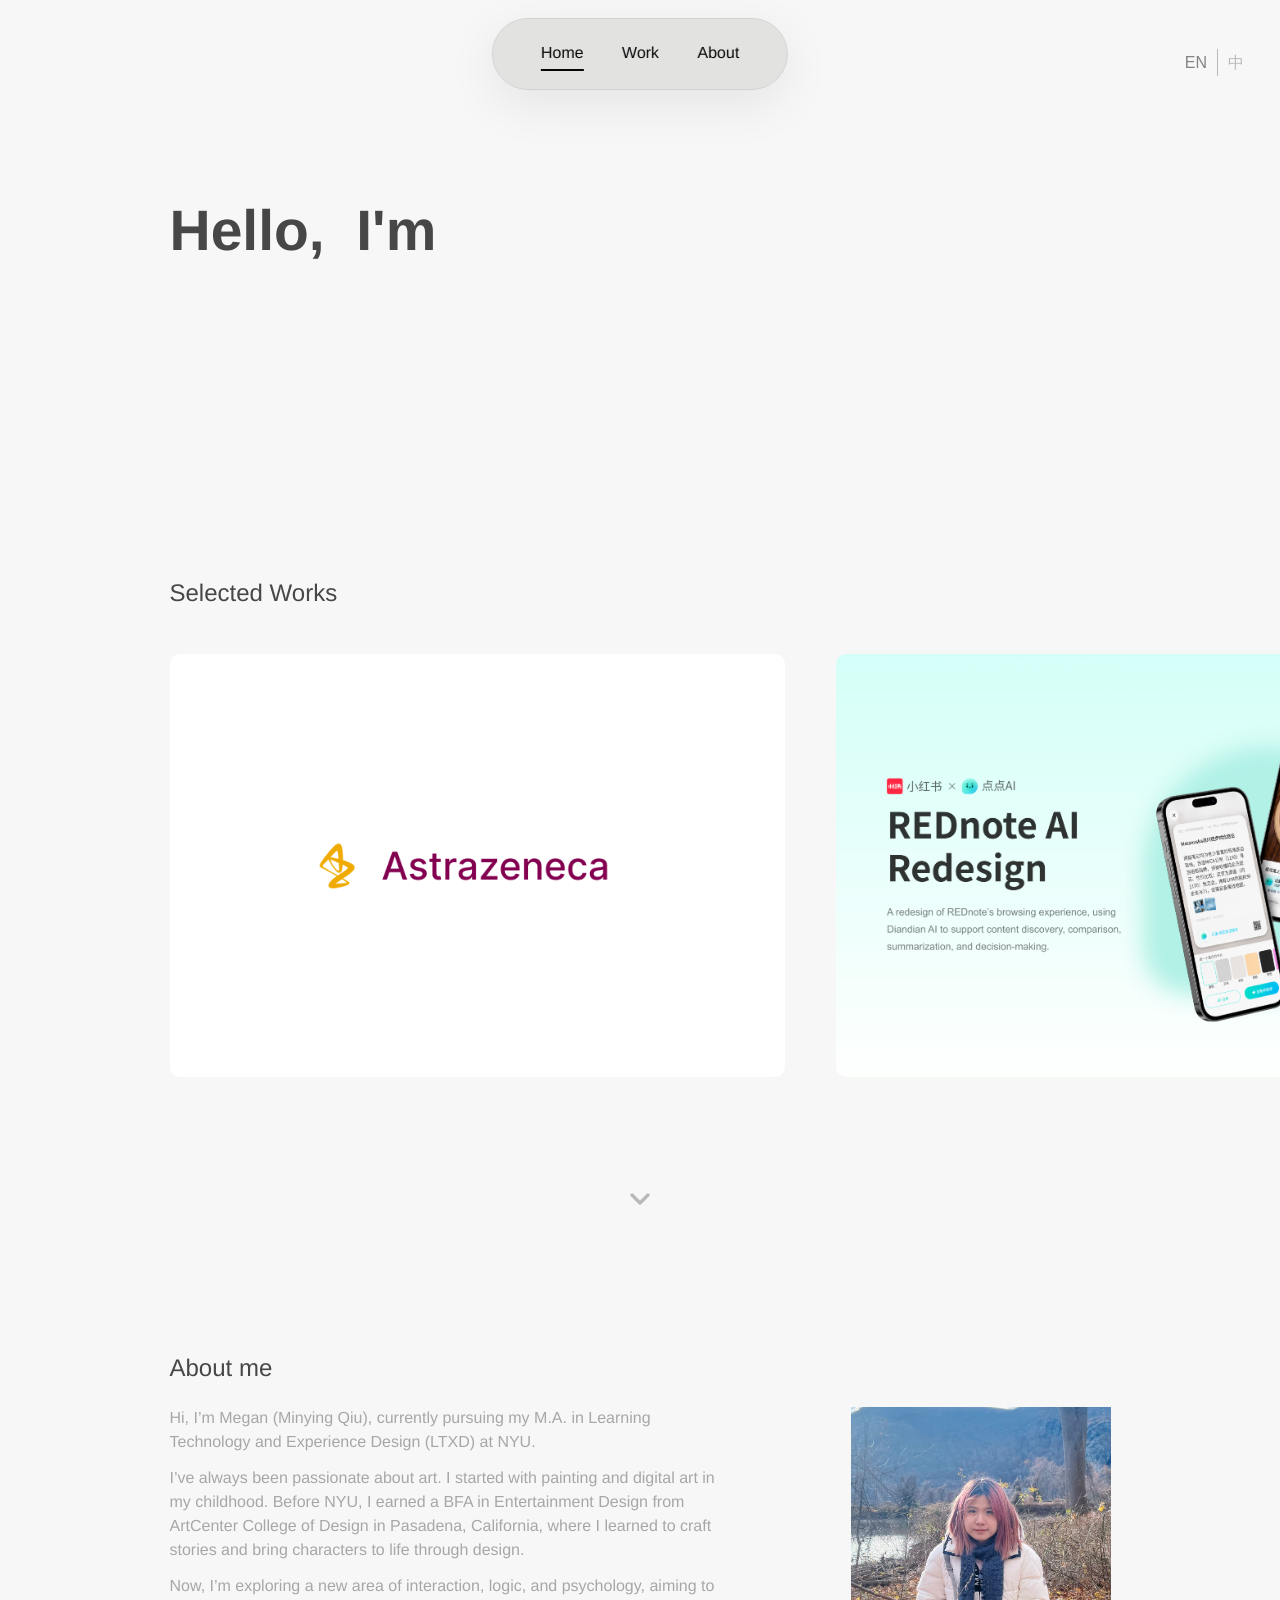
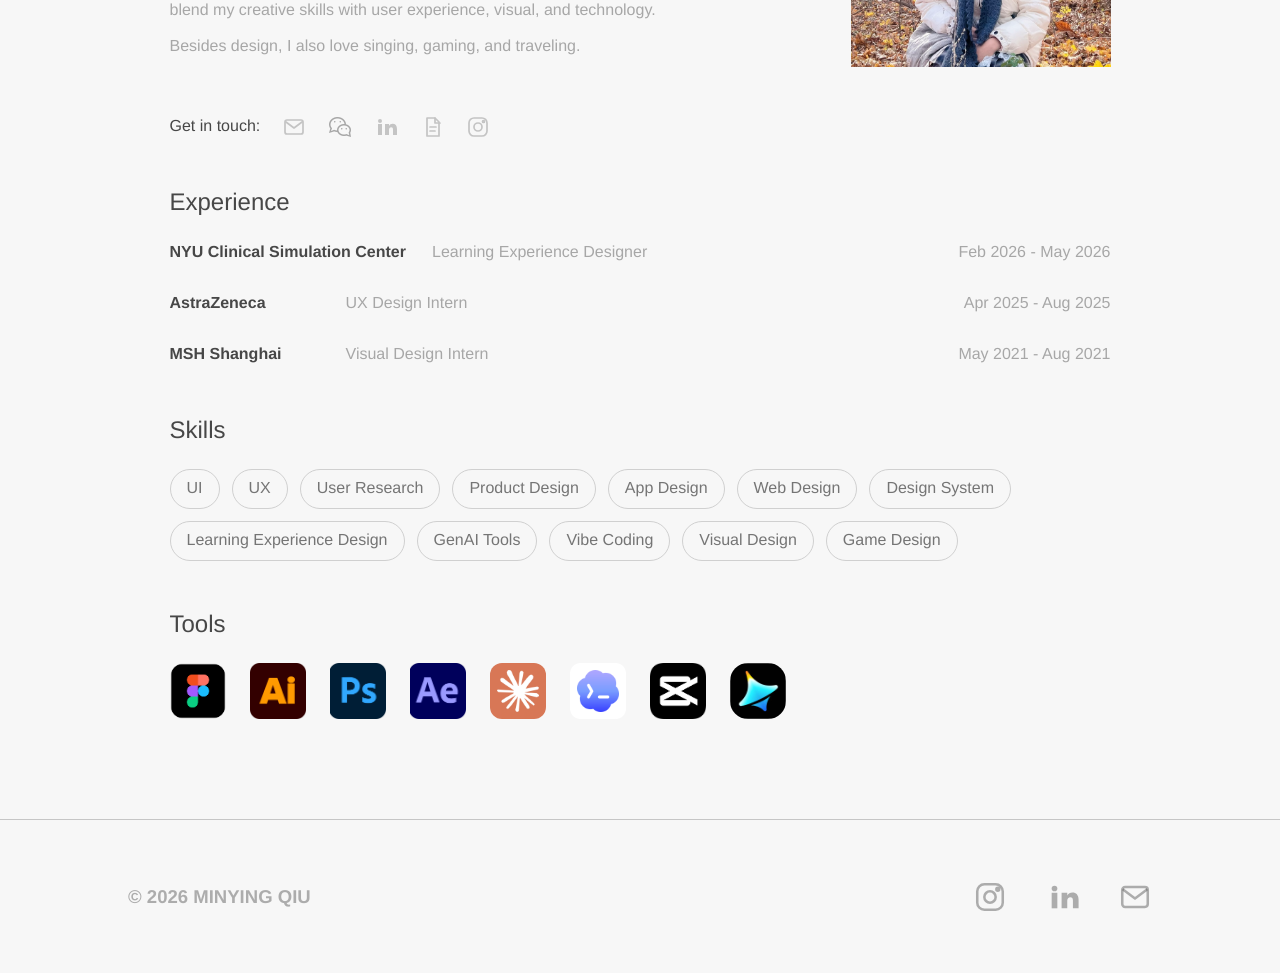
<file: index.html>
<!doctype html>
<html lang="en">
  <head>
    <meta charset="utf-8">
    <meta name="viewport" content="width=device-width, initial-scale=1">
    <title>Megan Qiu’s Portfolio</title>
    <meta
      name="description"
      content="Megan Qiu is a UI/UX designer with a background in game art and visual design."
    >
    <link rel="icon" type="image/png" href="assets/favicon.png">
    <link rel="apple-touch-icon" href="assets/favicon.png">

    <link rel="stylesheet" href="tokens.css?v=20260825-card-radius-10">
    <link rel="stylesheet" href="styles.css?v=20260827-english-meta">
  </head>
  <body class="home-page">
    <a class="skip-link" href="#main">Skip to content</a>

    <nav class="site-nav" aria-label="Primary navigation">
      <a href="#home" data-nav-link data-about-unlock-link>Home</a>
      <a href="work.html">Work</a>
      <a href="#about" data-nav-link data-about-lock-link>About</a>
    </nav>

    <main id="main">
      <section class="figma-intro" id="home" aria-labelledby="hero-title">
        <div class="figma-intro-copy">
          <h1 id="hero-title" aria-label="Hello, I'm Megan Qiu">
            <span class="hero-title-fragment" data-letter-text>Hello,&nbsp;</span>
            <span class="hero-title-fragment" data-letter-text>I'm&nbsp;</span>
            <span class="name-color-picker">
              <span class="name-color-target" data-name-color-target data-letter-text>Megan Qiu</span>
              <span class="name-palette" aria-label="Choose name color">
                <button type="button" class="name-swatch" style="--swatch-color: #55acee;" data-name-color="#55acee" aria-label="Blue"></button>
                <button type="button" class="name-swatch" style="--swatch-color: #2ec79a;" data-name-color="#2ec79a" aria-label="Green"></button>
                <button type="button" class="name-swatch" style="--swatch-color: #ff7a1a;" data-name-color="#ff7a1a" aria-label="Orange"></button>
                <button type="button" class="name-swatch" style="--swatch-color: #e94b9a;" data-name-color="#e94b9a" aria-label="Pink"></button>
                <button type="button" class="name-swatch" style="--swatch-color: #7b5be8;" data-name-color="#7b5be8" aria-label="Purple"></button>
                <button type="button" class="name-swatch is-selected" style="--swatch-color: #474747;" data-name-color="#474747" aria-label="Dark gray"></button>
              </span>
            </span>
          </h1>
          <p class="figma-lead">
            A <span>Product Designer</span> exploring AI, interaction, and creative
            possibilities, turning ideas into meaningful, emotional, and memorable
            digital experiences through human-centered design.
          </p>
          <p class="figma-meta">
            <span>Currently Studying <a href="https://www.ecthub.org/home" target="_blank" rel="noreferrer">Learning Technology and Experience Design <span aria-hidden="true">↗</span></a></span>
            <strong>@NYU</strong>
          </p>
          <div class="figma-links">
            <a href="https://drive.google.com/file/d/1hi7xFxkX_DZ8pNrfjKHPjvw5s5fRB3ya/view?usp=sharing" target="_blank" rel="noreferrer">Resume</a>
            <a href="mailto:meganqiuu@gmail.com">Email Me</a>
          </div>
        </div>
      </section>

      <section class="work-showcase" id="work" aria-labelledby="work-title">
        <div class="work-heading">
          <h2 id="work-title">Selected Works</h2>
        </div>

        <div class="project-carousel-frame">
          <div class="carousel-hover-zone carousel-hover-zone-left" aria-label="Previous project zone">
            <button type="button" class="carousel-button" data-carousel-prev aria-label="Previous projects">
              <svg aria-hidden="true" viewBox="0 0 24 24">
                <path d="m15 6-6 6 6 6"></path>
              </svg>
            </button>
          </div>
          <div class="carousel-hover-zone carousel-hover-zone-right" aria-label="Next project zone">
            <button type="button" class="carousel-button" data-carousel-next aria-label="Next projects">
              <svg aria-hidden="true" viewBox="0 0 24 24">
                <path d="m9 6 6 6-6 6"></path>
              </svg>
            </button>
          </div>

          <div class="project-carousel" data-project-carousel tabindex="0" aria-label="Project gallery">
          <article class="project-card">
            <a href="az-intern.html" aria-label="View AstraZeneca Intern project">
              <div class="project-cover cover-az">
                <img
                  class="project-logo-image"
                  src="assets/astrazeneca-logo.png"
                  alt="AstraZeneca"
                >
              </div>
              <div class="project-overlay">
                <h3>Astrazeneca Intern | B2B Healthcare</h3>
                <p>B2B design system optimization and healthcare product design support.</p>
                <span class="view-button">View Project</span>
              </div>
              <div class="project-mobile-copy">
                <div class="project-title-row">
                  <h3>Astrazeneca Intern | B2B Healthcare</h3>
                  <span class="project-year">2025</span>
                </div>
                <p>B2B design system optimization.</p>
              </div>
            </a>
          </article>

          <article class="project-card">
            <a href="rednote-redesign.html" aria-label="View REDnote Redesign project">
              <div class="project-cover cover-rednote">
                <img
                  class="project-cover-image"
                  src="assets/rednote-cover.png?v=20260825-rednote-cover-hd"
                  alt="REDnote AI Redesign cover"
                >
              </div>
              <div class="project-overlay">
                <h3>Rednote Redesign | AI</h3>
                <p>Browsing experience and AI redesign for Xiaohongshu content discovery, filtering, and decision-making.</p>
                <span class="view-button">View Project</span>
              </div>
              <div class="project-mobile-copy">
                <div class="project-title-row">
                  <h3>Rednote Redesign | AI</h3>
                  <span class="project-year">2026</span>
                </div>
                <p>Browsing experience and AI redesign.</p>
              </div>
            </a>
          </article>

          <article class="project-card">
            <a href="ai-mentorhub.html" aria-label="View AI MentorHub project">
              <div class="project-cover cover-mentor">
                <img
                  class="project-cover-image"
                  src="assets/ai-mentorhub-cover.png"
                  alt="AI MentorHub interface mockups"
                >
              </div>
              <div class="project-overlay">
                <h3>AI MentorHub | AI Career Guidance Platform</h3>
                <p>AI-powered career guidance web experience for discovering strengths and visualizing future paths.</p>
                <span class="view-button">View Project</span>
              </div>
              <div class="project-mobile-copy">
                <div class="project-title-row">
                  <h3>AI MentorHub | AI Career Guidance Platform</h3>
                  <span class="project-year">2025</span>
                </div>
                <p>AI career guidance web experience.</p>
              </div>
            </a>
          </article>
          </div>
        </div>
        <button type="button" class="work-about-jump" data-about-jump aria-label="Scroll to About">
          <span class="work-about-jump-icon">
            <svg aria-hidden="true" viewBox="0 0 24 24">
              <path d="m6 9 6 6 6-6"></path>
            </svg>
          </span>
        </button>
      </section>

      <section class="figma-about about-entry-target" id="about" aria-labelledby="about-title" data-about-entry>
        <h2 id="about-title" data-about-entry-item>About me</h2>
        <div class="home-about-layout">
          <div class="figma-about-copy">
            <p data-about-entry-item>
              Hi, I’m Megan (Minying Qiu), currently pursuing my M.A. in
              Learning Technology and Experience Design (LTXD) at NYU.
            </p>
            <p data-about-entry-item>
              I’ve always been passionate about art. I started with painting
              and digital art in my childhood. Before NYU, I earned a BFA in
              Entertainment Design from ArtCenter College of Design in Pasadena,
              California, where I learned to craft stories and bring characters
              to life through design.
            </p>
            <p data-about-entry-item>
              Now, I’m exploring a new area of interaction, logic, and
              psychology, aiming to blend my creative skills with user
              experience, visual, and technology.
            </p>
            <p data-about-entry-item>
              Besides design, I also love singing, gaming, and traveling.
            </p>
            <div class="about-contact-row" aria-label="Get in touch" data-about-entry-item>
              <span>Get in touch:</span>
              <a href="mailto:meganqiuu@gmail.com" aria-label="Email Megan">
                <svg aria-hidden="true" viewBox="0 0 24 24">
                  <rect x="3" y="5" width="18" height="14" rx="2"></rect>
                  <path d="m4 7 8 6 8-6"></path>
                </svg>
              </a>
              <button type="button" data-wechat-open aria-label="WeChat">
                <img src="assets/wechat-icon.png" alt="WeChat">
              </button>
              <a href="https://www.linkedin.com/in/minyingqiu" target="_blank" rel="noreferrer" aria-label="LinkedIn">
                <svg aria-hidden="true" viewBox="0 0 24 24">
                  <path d="M4 9h4v11H4z"></path>
                  <path d="M6 4a2 2 0 1 1 0 4 2 2 0 0 1 0-4z"></path>
                  <path d="M11 9h4v2c.7-1.3 2-2.2 3.7-2.2 2.6 0 4.3 1.8 4.3 5.1V20h-4v-5.5c0-1.5-.6-2.3-1.8-2.3-1.3 0-2.2.9-2.2 2.5V20h-4z"></path>
                </svg>
              </a>
              <a href="https://drive.google.com/file/d/1hi7xFxkX_DZ8pNrfjKHPjvw5s5fRB3ya/view?usp=sharing" target="_blank" rel="noreferrer" aria-label="Resume">
                <svg aria-hidden="true" viewBox="0 0 24 24">
                  <path d="M7 3h8l4 4v14H7z"></path>
                  <path d="M15 3v5h5"></path>
                  <path d="M10 12h6"></path>
                  <path d="M10 16h5"></path>
                </svg>
              </a>
              <a href="https://www.instagram.com/errorre_q/" target="_blank" rel="noreferrer" aria-label="Instagram">
                <svg aria-hidden="true" viewBox="0 0 24 24">
                  <rect x="3" y="3" width="18" height="18" rx="5"></rect>
                  <circle cx="12" cy="12" r="4"></circle>
                  <circle cx="17.5" cy="6.5" r="1"></circle>
                </svg>
              </a>
            </div>
          </div>
          <img class="home-about-photo-placeholder" src="assets/about-photo.jpg" alt="Megan Qiu portrait" data-about-entry-item>
        </div>
      </section>

      <section class="figma-info-block about-entry-target about-entry-target-late" aria-labelledby="experience-title" data-about-entry>
          <h2 id="experience-title">Experience</h2>
          <div class="about-experience-list">
            <article>
              <h3>NYU Clinical Simulation Center</h3>
              <p>Learning Experience Designer</p>
              <span>Feb 2026 - May 2026</span>
            </article>
            <article>
              <h3>AstraZeneca</h3>
              <p>UX Design Intern</p>
              <span>Apr 2025 - Aug 2025</span>
            </article>
            <article>
              <h3>MSH Shanghai</h3>
              <p>Visual Design Intern</p>
              <span>May 2021 - Aug 2021</span>
            </article>
          </div>
      </section>

      <section class="figma-info-block" aria-labelledby="skills-title">
          <h2 id="skills-title">Skills</h2>
          <div class="about-chip-list" aria-label="Design skills">
            <span>UI</span>
            <span>UX</span>
            <span>User Research</span>
            <span>Product Design</span>
            <span>App Design</span>
            <span>Web Design</span>
            <span>Design System</span>
            <span>Learning Experience Design</span>
            <span>GenAI Tools</span>
            <span>Vibe Coding</span>
            <span>Visual Design</span>
            <span>Game Design</span>
          </div>
      </section>

      <section class="figma-info-block figma-info-block-last" aria-labelledby="tools-title">
          <h2 id="tools-title">Tools</h2>
          <div class="skills-icon-list" aria-label="Design and AI tool skills">
            <img src="assets/skills-icons/figma.png" alt="Figma">
            <img src="assets/skills-icons/illustrator.png" alt="Adobe Illustrator">
            <img src="assets/skills-icons/photoshop.png" alt="Adobe Photoshop">
            <img src="assets/skills-icons/after-effects.png" alt="Adobe After Effects">
            <img src="assets/skills-icons/claude.png" alt="Claude">
            <img src="assets/skills-icons/codex.png" alt="Codex">
            <img src="assets/skills-icons/capcut.png" alt="CapCut">
            <img src="assets/skills-icons/download.jpg" alt="AI tool">
          </div>
      </section>
    </main>

    <footer class="footer" id="contact">
      <p class="footer-copyright">© 2026 MINYING QIU</p>
      <div class="footer-social" aria-label="Social links">
        <a href="https://www.instagram.com/errorre_q/" aria-label="Instagram" target="_blank" rel="noreferrer">
          <svg aria-hidden="true" viewBox="0 0 24 24">
            <rect x="3" y="3" width="18" height="18" rx="5"></rect>
            <circle cx="12" cy="12" r="4"></circle>
            <circle cx="17.5" cy="6.5" r="1"></circle>
          </svg>
        </a>
        <a href="https://www.linkedin.com/in/minyingqiu" aria-label="LinkedIn" target="_blank" rel="noreferrer">
          <svg aria-hidden="true" viewBox="0 0 24 24">
            <path d="M4 9h4v11H4z"></path>
            <path d="M6 4a2 2 0 1 1 0 4a2 2 0 0 1 0-4z"></path>
            <path d="M11 9h4v2c.7-1.3 2-2.2 3.7-2.2c2.6 0 4.3 1.8 4.3 5.1V20h-4v-5.5c0-1.5-.6-2.3-1.8-2.3c-1.3 0-2.2.9-2.2 2.5V20h-4z"></path>
          </svg>
        </a>
        <a href="mailto:meganqiuu@gmail.com" aria-label="Email">
          <svg aria-hidden="true" viewBox="0 0 24 24">
            <rect x="3" y="5" width="18" height="14" rx="2"></rect>
            <path d="m4 7l8 6l8-6"></path>
          </svg>
        </a>
      </div>
    </footer>

    <script src="script.js?v=20260827-english-meta"></script>
  </body>
</html>
</file>
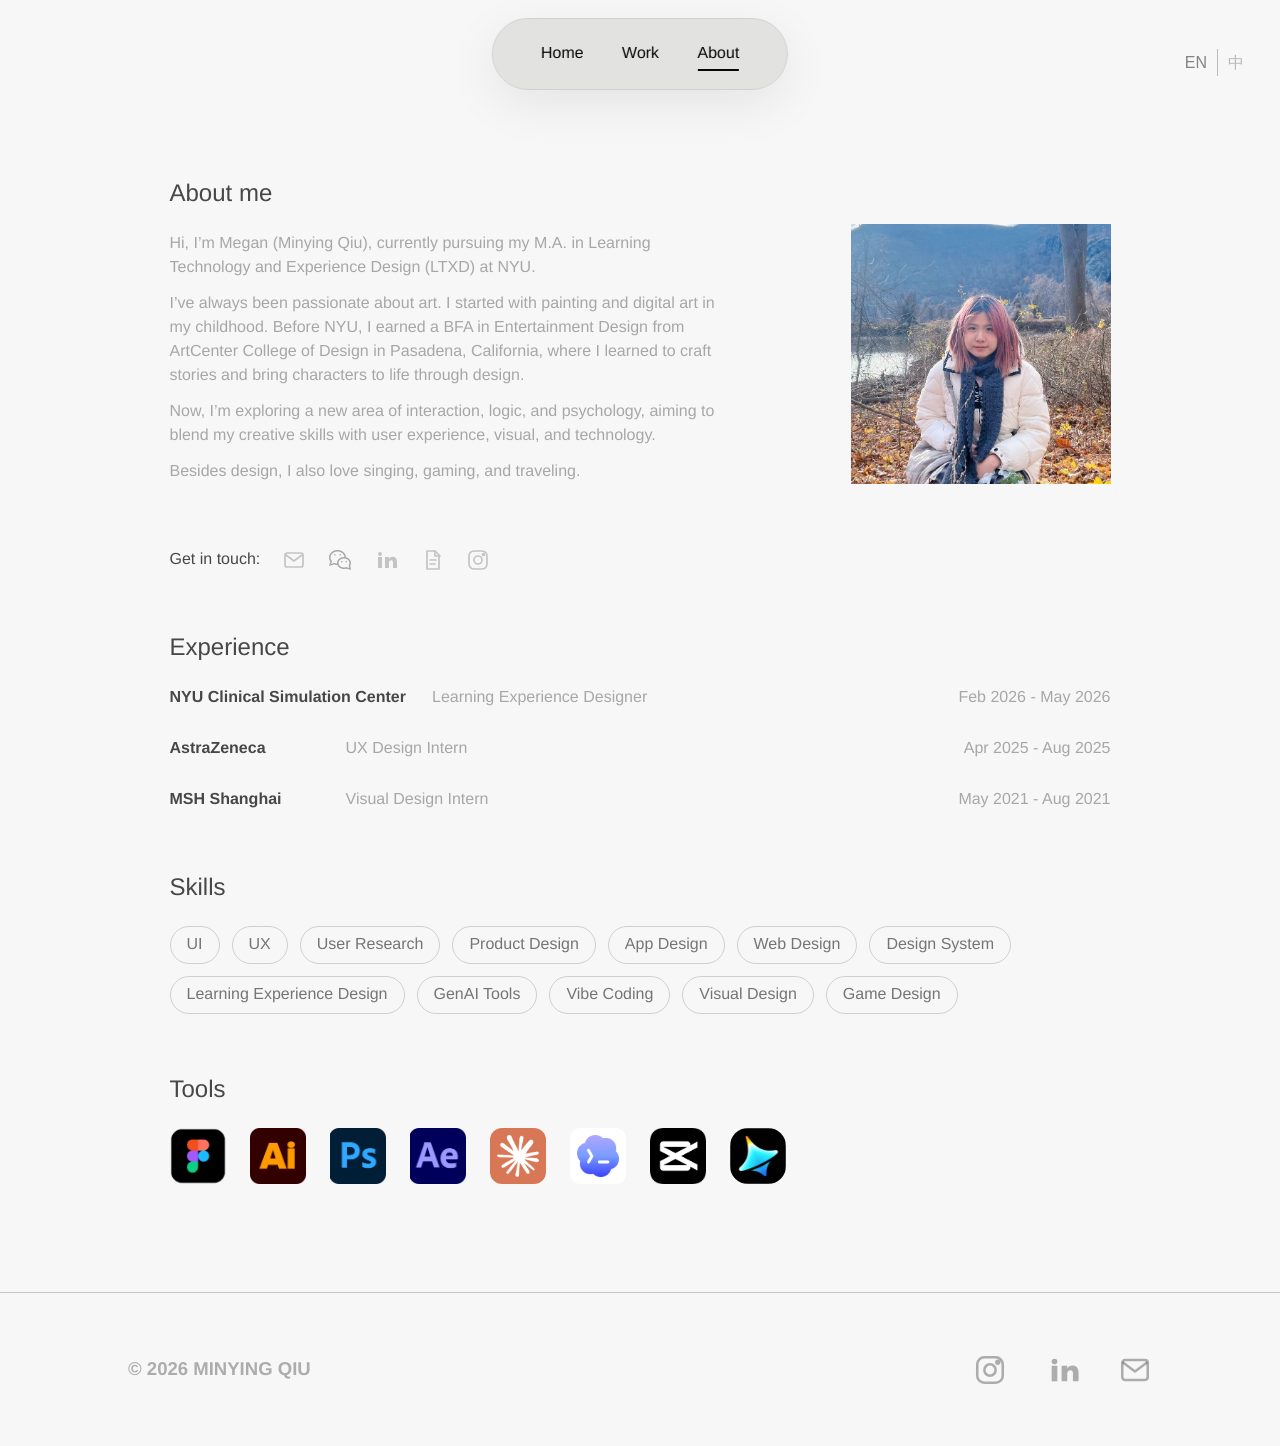
<file: about.html>
<!doctype html>
<html lang="en">
  <head>
    <meta charset="utf-8">
    <meta name="viewport" content="width=device-width, initial-scale=1">
    <title>About</title>
    <meta
      name="description"
      content="About Megan Qiu, a UI/UX designer with a background in game art and visual design."
    >
    <link rel="icon" type="image/png" href="assets/favicon.png">
    <link rel="apple-touch-icon" href="assets/favicon.png">

    <link rel="stylesheet" href="tokens.css?v=20260824-hide-scrollbar">
    <link rel="stylesheet" href="styles.css?v=20260827-english-meta">
  </head>
  <body>
    <a class="skip-link" href="#main">Skip to content</a>

    <nav class="site-nav" aria-label="Primary navigation">
      <a href="index.html#home" data-about-unlock-link>Home</a>
      <a href="work.html">Work</a>
      <a href="index.html#about" data-about-lock-link class="is-active" aria-current="page">About</a>
    </nav>

    <main id="main" class="about-main">
      <section class="about-page" aria-labelledby="about-page-title">
        <div class="about-detail-grid about-entry-animate">
          <section class="about-story" aria-labelledby="about-page-title">
            <h1 id="about-page-title">About me</h1>
            <div class="about-copy">
              <p>
                Hi, I’m Megan (Minying Qiu), currently pursuing my M.A. in
                Learning Technology and Experience Design (LTXD) at NYU.
              </p>
              <p>
                I’ve always been passionate about art. I started with painting
                and digital art in my childhood. Before NYU, I earned a BFA in
                Entertainment Design from ArtCenter College of Design in Pasadena,
                California, where I learned to craft stories and bring characters
                to life through design.
              </p>
              <p>
                Now, I’m exploring a new area of interaction, logic, and
                psychology, aiming to blend my creative skills with user
                experience, visual, and technology.
              </p>
              <p>
                Besides design, I also love singing, gaming, and traveling.
              </p>
            </div>
            <div class="about-contact-row" aria-label="Get in touch">
              <span>Get in touch:</span>
              <a href="mailto:meganqiuu@gmail.com" aria-label="Email Megan">
                <svg aria-hidden="true" viewBox="0 0 24 24">
                  <rect x="3" y="5" width="18" height="14" rx="2"></rect>
                  <path d="m4 7 8 6 8-6"></path>
                </svg>
              </a>
              <button type="button" data-wechat-open aria-label="WeChat">
                <img src="assets/wechat-icon.png" alt="WeChat">
              </button>
              <a href="https://www.linkedin.com/in/minyingqiu" target="_blank" rel="noreferrer" aria-label="LinkedIn">
                <svg aria-hidden="true" viewBox="0 0 24 24">
                  <path d="M4 9h4v11H4z"></path>
                  <path d="M6 4a2 2 0 1 1 0 4 2 2 0 0 1 0-4z"></path>
                  <path d="M11 9h4v2c.7-1.3 2-2.2 3.7-2.2 2.6 0 4.3 1.8 4.3 5.1V20h-4v-5.5c0-1.5-.6-2.3-1.8-2.3-1.3 0-2.2.9-2.2 2.5V20h-4z"></path>
                </svg>
              </a>
              <a href="https://drive.google.com/file/d/1hi7xFxkX_DZ8pNrfjKHPjvw5s5fRB3ya/view?usp=sharing" target="_blank" rel="noreferrer" aria-label="Resume">
                <svg aria-hidden="true" viewBox="0 0 24 24">
                  <path d="M7 3h8l4 4v14H7z"></path>
                  <path d="M15 3v5h5"></path>
                  <path d="M10 12h6"></path>
                  <path d="M10 16h5"></path>
                </svg>
              </a>
              <a href="https://www.instagram.com/errorre_q/" target="_blank" rel="noreferrer" aria-label="Instagram">
                <svg aria-hidden="true" viewBox="0 0 24 24">
                  <rect x="3" y="3" width="18" height="18" rx="5"></rect>
                  <circle cx="12" cy="12" r="4"></circle>
                  <circle cx="17.5" cy="6.5" r="1"></circle>
                </svg>
              </a>
            </div>
          </section>

          <img class="about-photo-placeholder" src="assets/about-photo.jpg" alt="Megan Qiu portrait">
        </div>

        <section class="about-section about-entry-animate about-entry-animate-late" aria-labelledby="about-experience-title">
          <h2 id="about-experience-title">Experience</h2>
          <div class="about-experience-list">
            <article>
              <h3>NYU Clinical Simulation Center</h3>
              <p>Learning Experience Designer</p>
              <span>Feb 2026 - May 2026</span>
            </article>
            <article>
              <h3>AstraZeneca</h3>
              <p>UX Design Intern</p>
              <span>Apr 2025 - Aug 2025</span>
            </article>
            <article>
              <h3>MSH Shanghai</h3>
              <p>Visual Design Intern</p>
              <span>May 2021 - Aug 2021</span>
            </article>
          </div>
        </section>

        <section class="about-section" aria-labelledby="about-skills-title">
          <h2 id="about-skills-title">Skills</h2>
          <div class="about-chip-list" aria-label="Design skills">
            <span>UI</span>
            <span>UX</span>
            <span>User Research</span>
            <span>Product Design</span>
            <span>App Design</span>
            <span>Web Design</span>
            <span>Design System</span>
            <span>Learning Experience Design</span>
            <span>GenAI Tools</span>
            <span>Vibe Coding</span>
            <span>Visual Design</span>
            <span>Game Design</span>
          </div>
        </section>

        <section class="about-section about-section-last" aria-labelledby="about-tools-title">
          <h2 id="about-tools-title">Tools</h2>
          <div class="skills-icon-list about-tools-list" aria-label="Design and AI tools">
            <img src="assets/skills-icons/figma.png" alt="Figma">
            <img src="assets/skills-icons/illustrator.png" alt="Adobe Illustrator">
            <img src="assets/skills-icons/photoshop.png" alt="Adobe Photoshop">
            <img src="assets/skills-icons/after-effects.png" alt="Adobe After Effects">
            <img src="assets/skills-icons/claude.png" alt="Claude">
            <img src="assets/skills-icons/codex.png" alt="Codex">
            <img src="assets/skills-icons/capcut.png" alt="CapCut">
            <img src="assets/skills-icons/download.jpg" alt="AI tool">
          </div>
        </section>
      </section>
    </main>

    <footer class="footer" id="contact">
      <p class="footer-copyright">© 2026 MINYING QIU</p>
      <div class="footer-social" aria-label="Social links">
        <a href="https://www.instagram.com/errorre_q/" aria-label="Instagram" target="_blank" rel="noreferrer">
          <svg aria-hidden="true" viewBox="0 0 24 24">
            <rect x="3" y="3" width="18" height="18" rx="5"></rect>
            <circle cx="12" cy="12" r="4"></circle>
            <circle cx="17.5" cy="6.5" r="1"></circle>
          </svg>
        </a>
        <a href="https://www.linkedin.com/in/minyingqiu" aria-label="LinkedIn" target="_blank" rel="noreferrer">
          <svg aria-hidden="true" viewBox="0 0 24 24">
            <path d="M4 9h4v11H4z"></path>
            <path d="M6 4a2 2 0 1 1 0 4a2 2 0 0 1 0-4z"></path>
            <path d="M11 9h4v2c.7-1.3 2-2.2 3.7-2.2c2.6 0 4.3 1.8 4.3 5.1V20h-4v-5.5c0-1.5-.6-2.3-1.8-2.3c-1.3 0-2.2.9-2.2 2.5V20h-4z"></path>
          </svg>
        </a>
        <a href="mailto:meganqiuu@gmail.com" aria-label="Email">
          <svg aria-hidden="true" viewBox="0 0 24 24">
            <rect x="3" y="5" width="18" height="14" rx="2"></rect>
            <path d="m4 7l8 6l8-6"></path>
          </svg>
        </a>
      </div>
    </footer>
    <script src="script.js?v=20260827-english-meta"></script>
  </body>
</html>
</file>
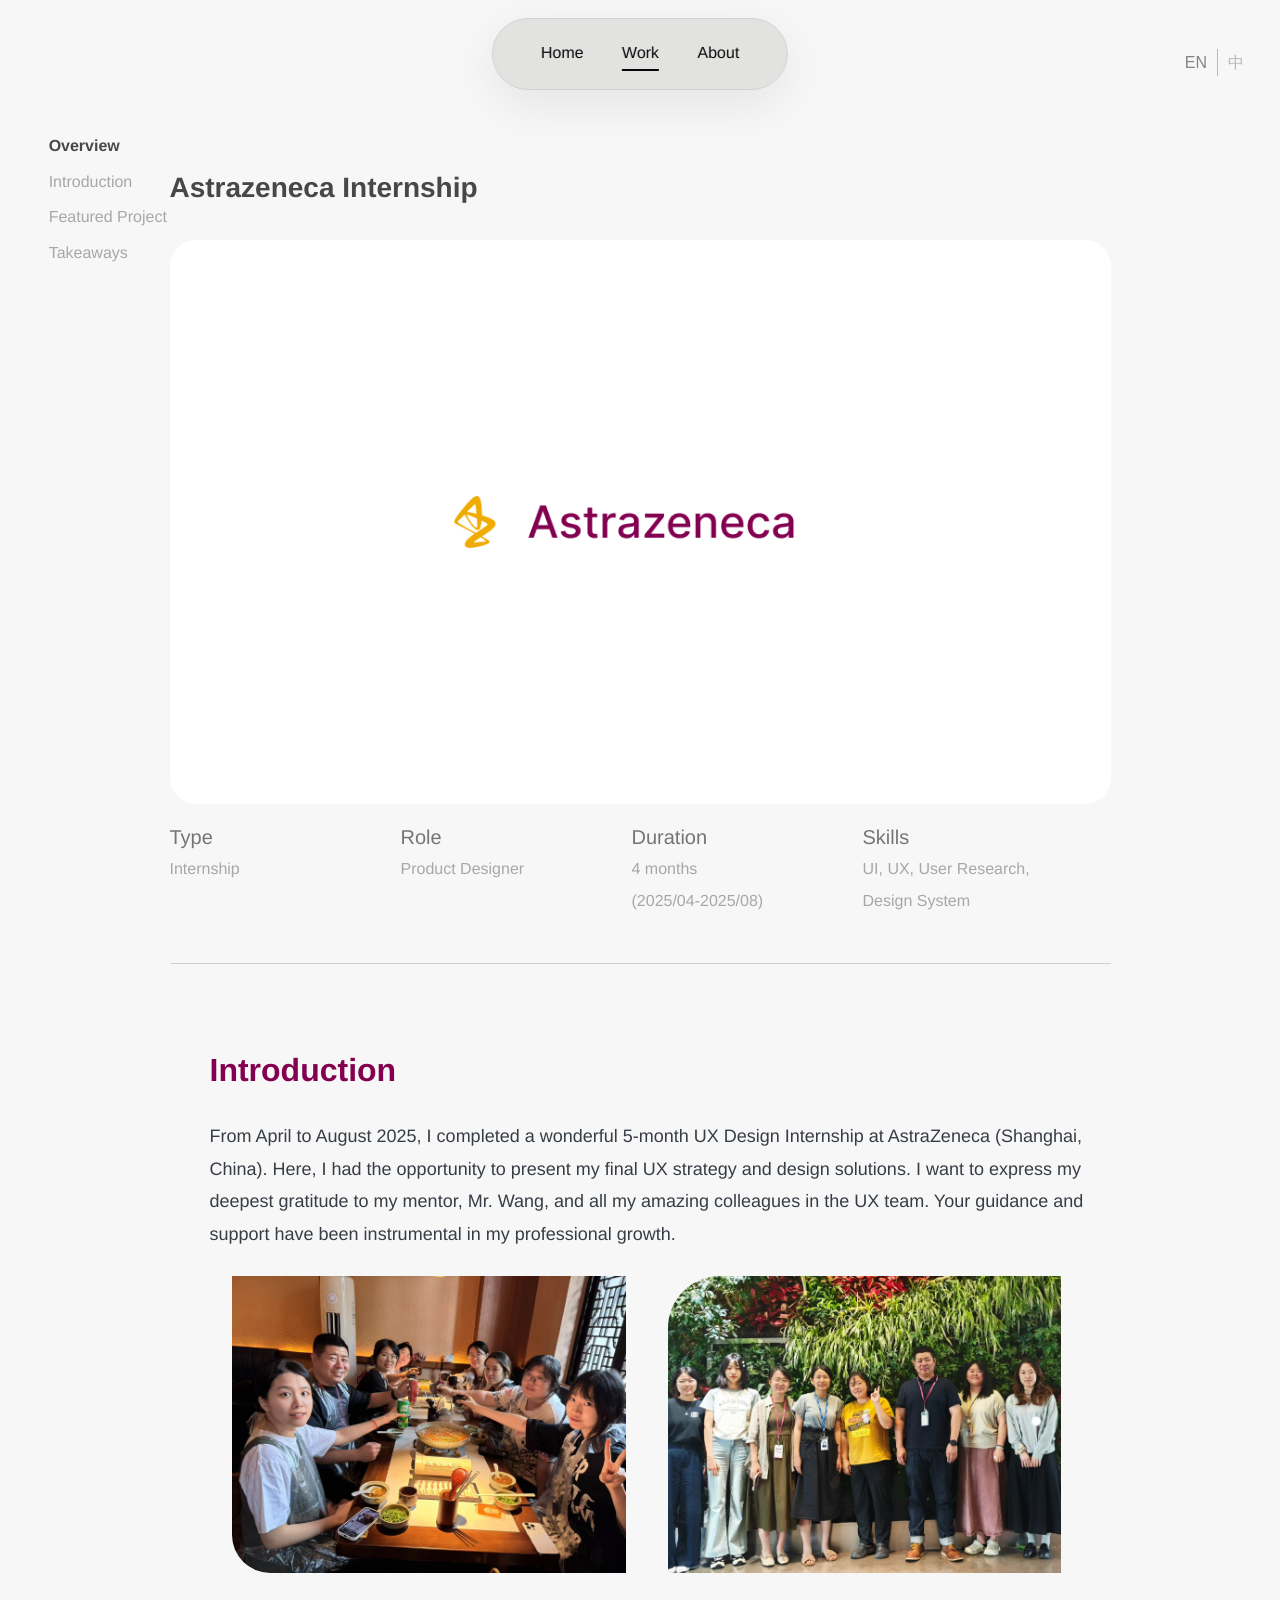
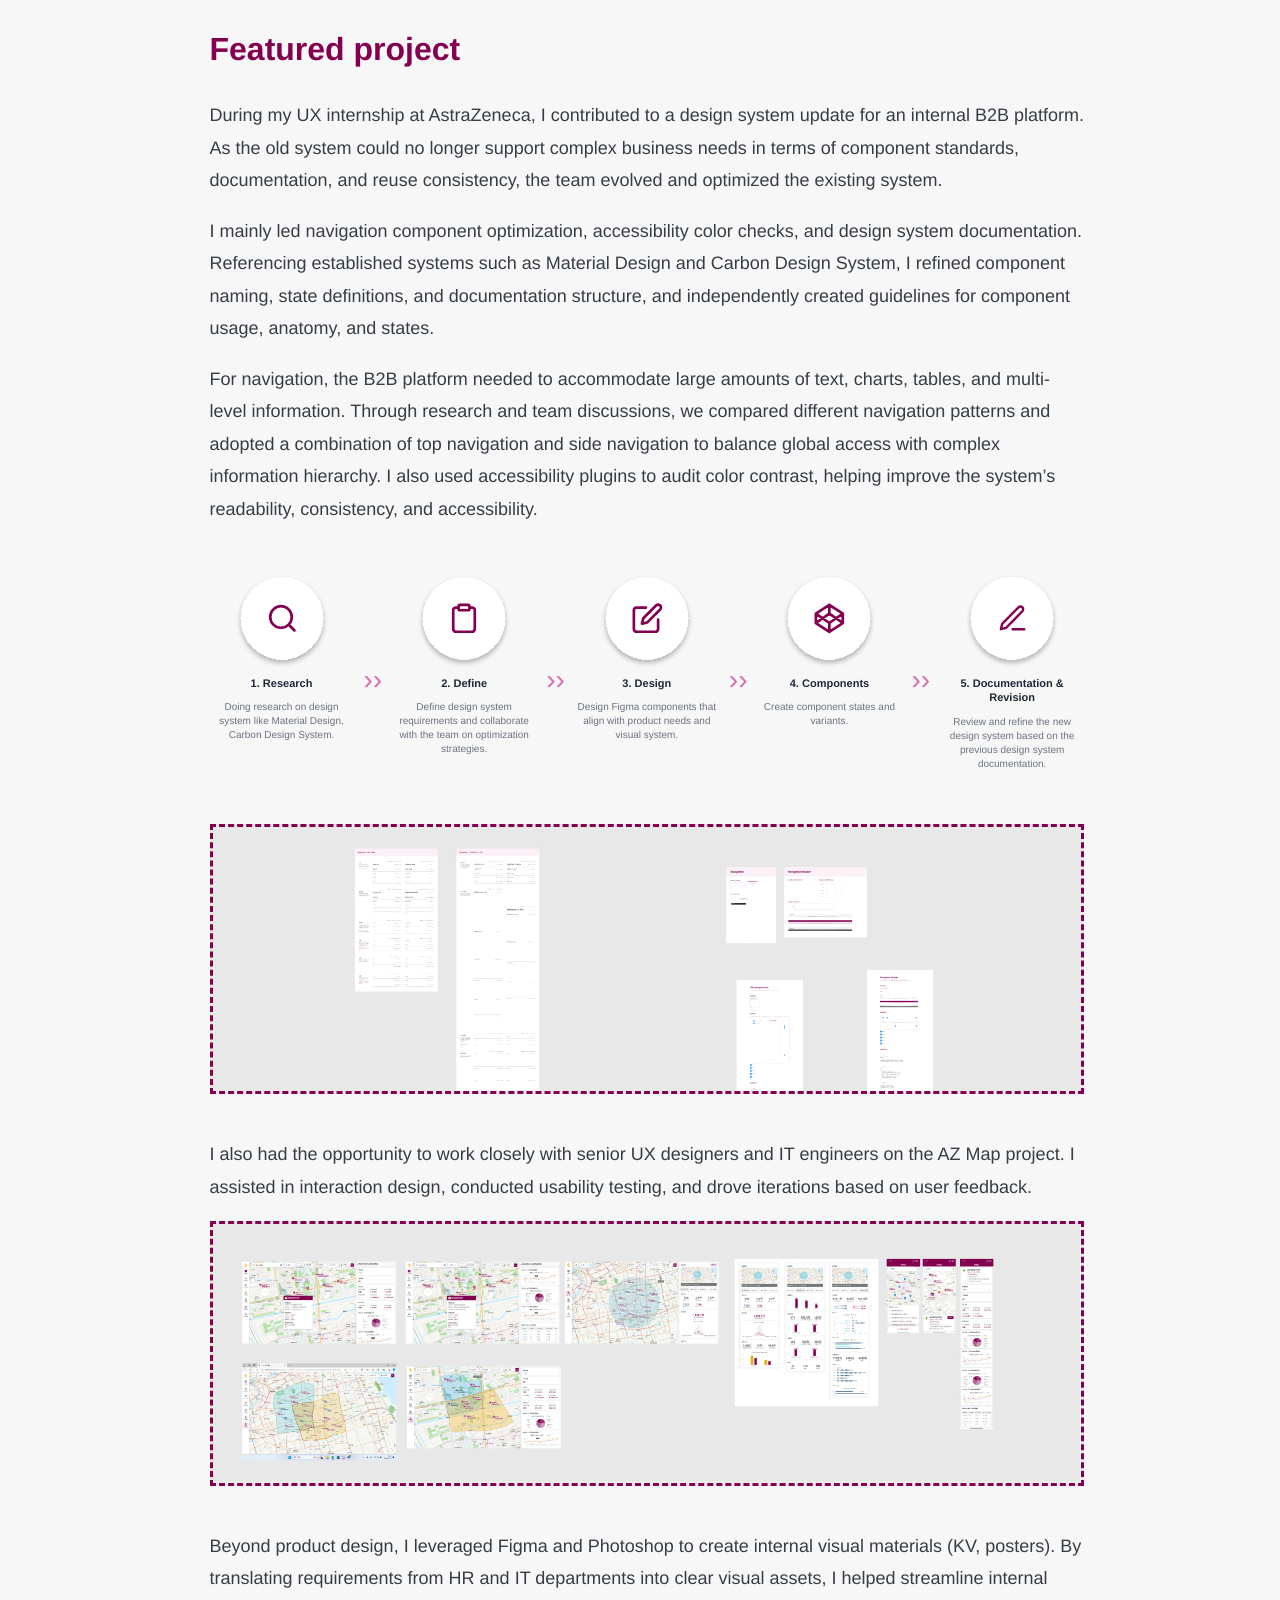
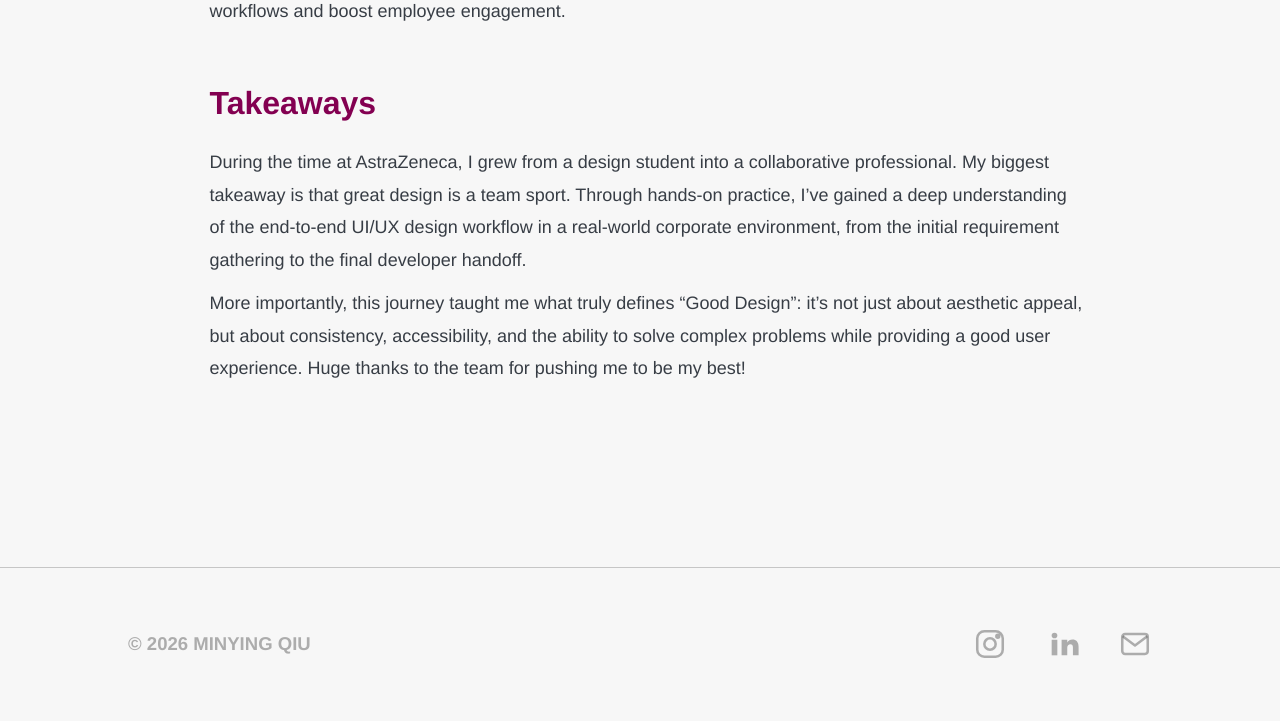
<file: az-intern.html>
<!doctype html>
<html lang="en">
  <head>
    <meta charset="utf-8">
    <meta name="viewport" content="width=device-width, initial-scale=1">
    <title>AstraZeneca Intern</title>
    <meta
      name="description"
      content="AstraZeneca internship project by Megan Qiu, focused on B2B design system optimization and UX design support."
    >
    <link rel="icon" type="image/png" href="assets/favicon.png">
    <link rel="apple-touch-icon" href="assets/favicon.png">

    <link rel="stylesheet" href="tokens.css?v=20260825-detail-title-gray">
    <link rel="stylesheet" href="styles.css?v=20260827-english-meta">
  </head>
  <body>
    <a class="skip-link" href="#main">Skip to content</a>

    <nav class="site-nav" aria-label="Primary navigation">
      <a href="index.html#home" data-about-unlock-link>Home</a>
      <a href="work.html" class="is-active" aria-current="page">Work</a>
      <a href="index.html#about" data-about-lock-link>About</a>
    </nav>

    <nav class="detail-side-index" aria-label="AstraZeneca project sections" data-detail-side-index>
      <a href="#az-overview" class="is-active" data-detail-side-link>Overview</a>
      <a href="#az-introduction-section" data-detail-side-link>Introduction</a>
      <a href="#az-featured" data-detail-side-link>Featured Project</a>
      <a href="#az-takeaways" data-detail-side-link>Takeaways</a>
    </nav>

    <main id="main" class="project-detail-page">
      <article class="az-detail" aria-labelledby="az-title">
        <section class="az-overview-block" id="az-overview" data-detail-section>
          <h1 id="az-title">Astrazeneca Internship</h1>

          <section class="az-hero-cover" aria-label="AstraZeneca project cover">
            <img src="assets/astrazeneca-logo.png" alt="AstraZeneca">
          </section>

          <dl class="az-project-meta" aria-label="Project details">
            <div>
              <dt>Type</dt>
              <dd>Internship</dd>
            </div>
            <div>
              <dt>Role</dt>
              <dd>Product Designer</dd>
            </div>
            <div>
              <dt>Duration</dt>
              <dd>4 months<br>(2025/04-2025/08)</dd>
            </div>
            <div>
              <dt>Skills</dt>
              <dd><span class="az-nowrap">UI, UX, User Research,</span><br>Design System</dd>
            </div>
          </dl>

          <div class="az-divider" aria-hidden="true"></div>
        </section>

        <section class="az-content-panel">
          <section class="az-content-section" id="az-introduction-section" aria-labelledby="az-introduction" data-detail-section>
            <h2 id="az-introduction">Introduction</h2>
            <p>
              From April to August 2025, I completed a wonderful 5-month UX Design
              Internship at AstraZeneca (Shanghai, China). Here, I had the opportunity
              to present my final UX strategy and design solutions. I want to express
              my deepest gratitude to my mentor, Mr. Wang, and all my amazing colleagues
              in the UX team. Your guidance and support have been instrumental in my
              professional growth.
            </p>
            <div class="az-photo-row">
              <img src="assets/az-intern/team-lunch.jpg" alt="AstraZeneca team lunch">
              <img src="assets/az-intern/team-photo.jpg" alt="AstraZeneca UX team group photo">
            </div>
          </section>

          <section class="az-content-section" id="az-featured" aria-labelledby="az-featured-title" data-detail-section>
            <h2 id="az-featured-title">Featured project</h2>
            <p>
              During my UX internship at AstraZeneca, I contributed to a design system
              update for an internal B2B platform. As the old system could no longer
              support complex business needs in terms of component standards, documentation,
              and reuse consistency, the team evolved and optimized the existing system.
            </p>
            <p>
              I mainly led navigation component optimization, accessibility color checks,
              and design system documentation. Referencing established systems such as
              Material Design and Carbon Design System, I refined component naming, state
              definitions, and documentation structure, and independently created guidelines
              for component usage, anatomy, and states.
            </p>
            <p>
              For navigation, the B2B platform needed to accommodate large amounts of text,
              charts, tables, and multi-level information. Through research and team
              discussions, we compared different navigation patterns and adopted a combination
              of top navigation and side navigation to balance global access with complex
              information hierarchy. I also used accessibility plugins to audit color
              contrast, helping improve the system’s readability, consistency, and accessibility.
            </p>
          </section>

          <section class="az-process" id="az-process" aria-label="AstraZeneca design process">
            <div class="az-process-step">
              <img src="assets/az-intern/process-research.svg" alt="">
              <h3>1. Research</h3>
              <p>Doing research on design system like Material Design, Carbon Design System.</p>
            </div>
            <span class="az-process-arrow" aria-hidden="true">››</span>
            <div class="az-process-step">
              <img src="assets/az-intern/process-define.svg" alt="">
              <h3>2. Define</h3>
              <p>Define design system requirements and collaborate with the team on optimization strategies.</p>
            </div>
            <span class="az-process-arrow" aria-hidden="true">››</span>
            <div class="az-process-step">
              <img src="assets/az-intern/process-design.svg" alt="">
              <h3>3. Design</h3>
              <p>Design Figma components that align with product needs and visual system.</p>
            </div>
            <span class="az-process-arrow" aria-hidden="true">››</span>
            <div class="az-process-step">
              <img src="assets/az-intern/process-components.svg" alt="">
              <h3>4. Components</h3>
              <p>Create component states and variants.</p>
            </div>
            <span class="az-process-arrow" aria-hidden="true">››</span>
            <div class="az-process-step">
              <img src="assets/az-intern/process-documentation.svg" alt="">
              <h3>5. Documentation &amp; Revision</h3>
              <p>Review and refine the new design system based on the previous design system documentation.</p>
            </div>
          </section>

          <figure class="az-showcase-frame" id="az-design-system">
            <img src="assets/az-intern/design-system-board.jpg" alt="Design system documentation screens">
          </figure>

          <section class="az-content-section" id="az-map">
            <p>
              I also had the opportunity to work closely with senior UX designers and IT
              engineers on the AZ Map project. I assisted in interaction design, conducted
              usability testing, and drove iterations based on user feedback.
            </p>

            <figure class="az-showcase-frame">
              <img src="assets/az-intern/az-map-board.jpg" alt="AZ Map interface and design screens">
            </figure>
          </section>

          <section class="az-content-section" id="az-visual-materials">
            <p>
              Beyond product design, I leveraged Figma and Photoshop to create internal
              visual materials (KV, posters). By translating requirements from HR and IT
              departments into clear visual assets, I helped streamline internal workflows
              and boost employee engagement.
            </p>
          </section>

          <section class="az-content-section az-takeaways" id="az-takeaways" aria-labelledby="az-takeaways-title" data-detail-section>
            <h2 id="az-takeaways-title">Takeaways</h2>
            <p>
              During the time at AstraZeneca, I grew from a design student into a
              collaborative professional. My biggest takeaway is that great design is a
              team sport. Through hands-on practice, I’ve gained a deep understanding of
              the end-to-end UI/UX design workflow in a real-world corporate environment,
              from the initial requirement gathering to the final developer handoff.
            </p>
            <p>
              More importantly, this journey taught me what truly defines “Good Design”:
              it’s not just about aesthetic appeal, but about consistency, accessibility,
              and the ability to solve complex problems while providing a good user
              experience. Huge thanks to the team for pushing me to be my best!
            </p>
          </section>
        </section>
      </article>
    </main>

    <footer class="footer" id="contact">
      <p class="footer-copyright">© 2026 MINYING QIU</p>
      <div class="footer-social" aria-label="Social links">
        <a href="https://www.instagram.com/errorre_q/" aria-label="Instagram" target="_blank" rel="noreferrer">
          <svg aria-hidden="true" viewBox="0 0 24 24">
            <rect x="3" y="3" width="18" height="18" rx="5"></rect>
            <circle cx="12" cy="12" r="4"></circle>
            <circle cx="17.5" cy="6.5" r="1"></circle>
          </svg>
        </a>
        <a href="https://www.linkedin.com/in/minyingqiu" aria-label="LinkedIn" target="_blank" rel="noreferrer">
          <svg aria-hidden="true" viewBox="0 0 24 24">
            <path d="M4 9h4v11H4z"></path>
            <path d="M6 4a2 2 0 1 1 0 4a2 2 0 0 1 0-4z"></path>
            <path d="M11 9h4v2c.7-1.3 2-2.2 3.7-2.2c2.6 0 4.3 1.8 4.3 5.1V20h-4v-5.5c0-1.5-.6-2.3-1.8-2.3c-1.3 0-2.2.9-2.2 2.5V20h-4z"></path>
          </svg>
        </a>
        <a href="mailto:meganqiuu@gmail.com" aria-label="Email">
          <svg aria-hidden="true" viewBox="0 0 24 24">
            <rect x="3" y="5" width="18" height="14" rx="2"></rect>
            <path d="m4 7l8 6l8-6"></path>
          </svg>
        </a>
      </div>
    </footer>
    <script src="script.js?v=20260827-english-meta"></script>
  </body>
</html>
</file>
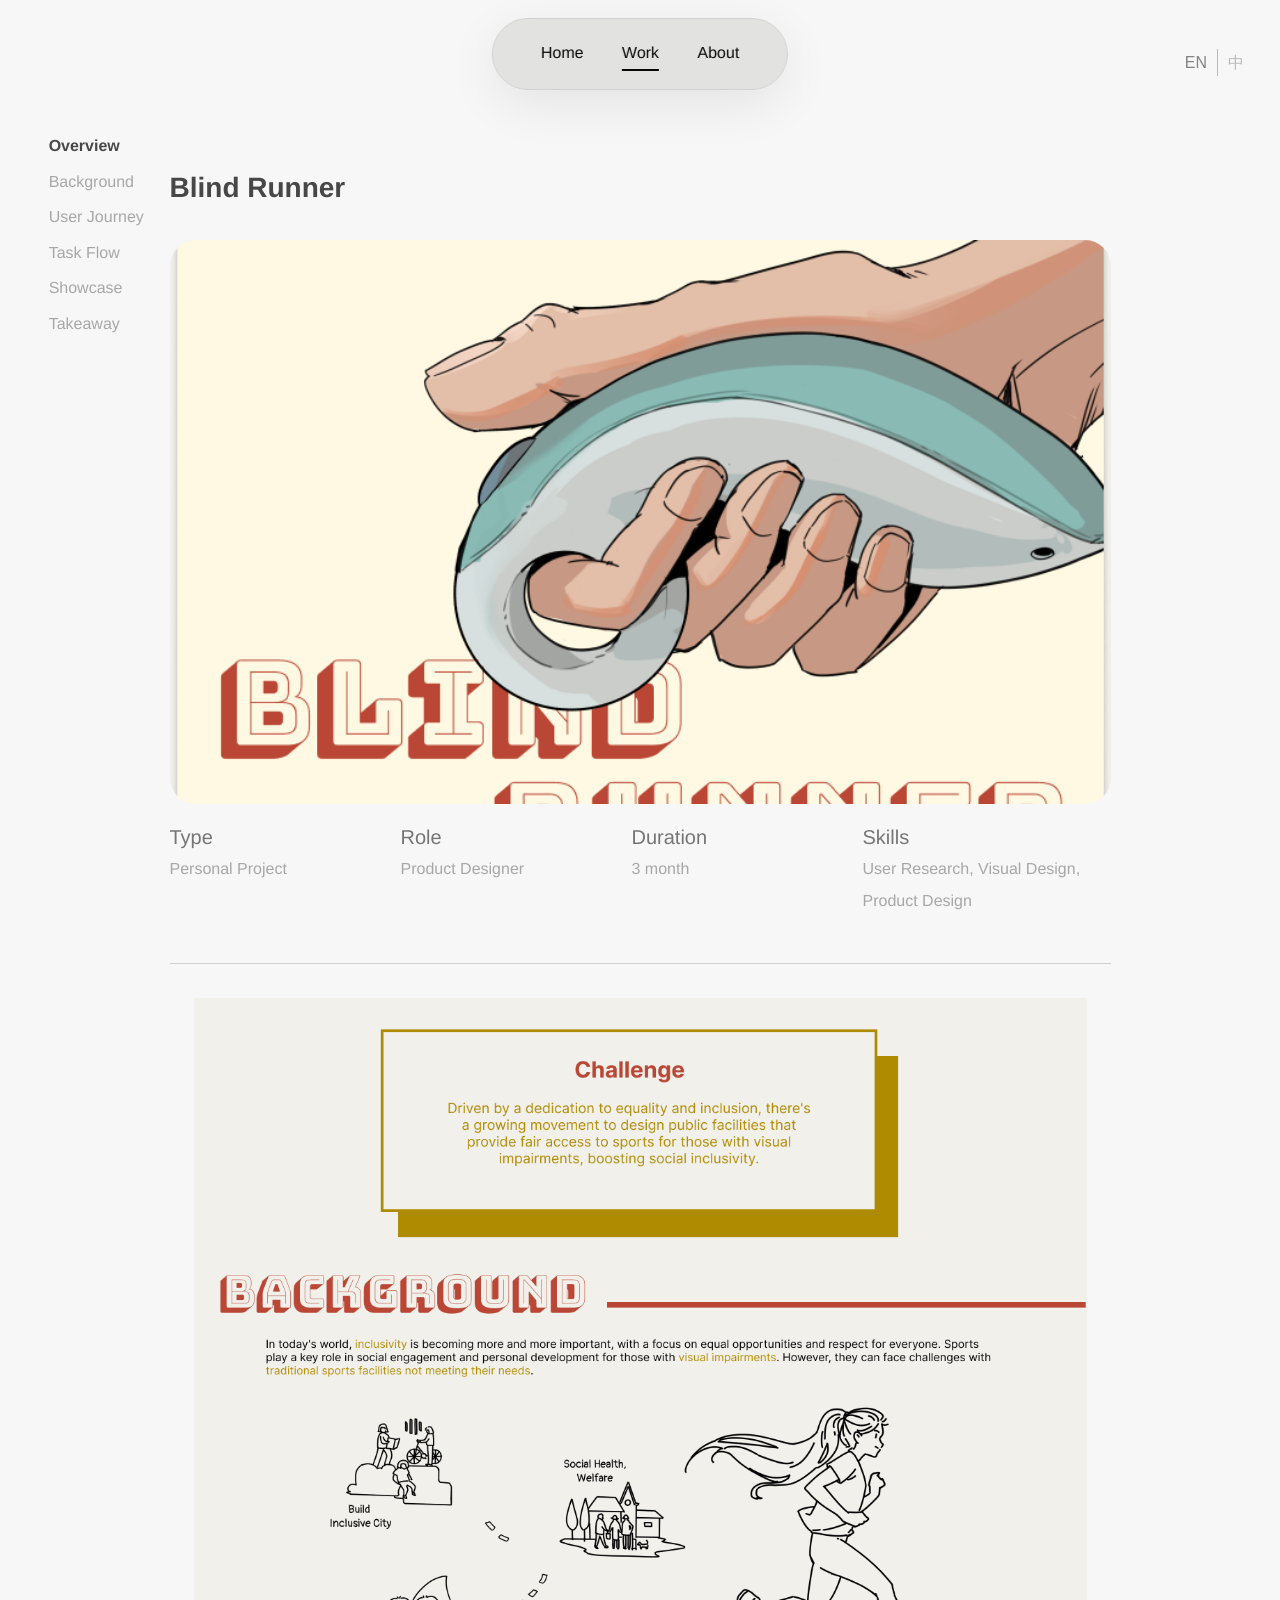
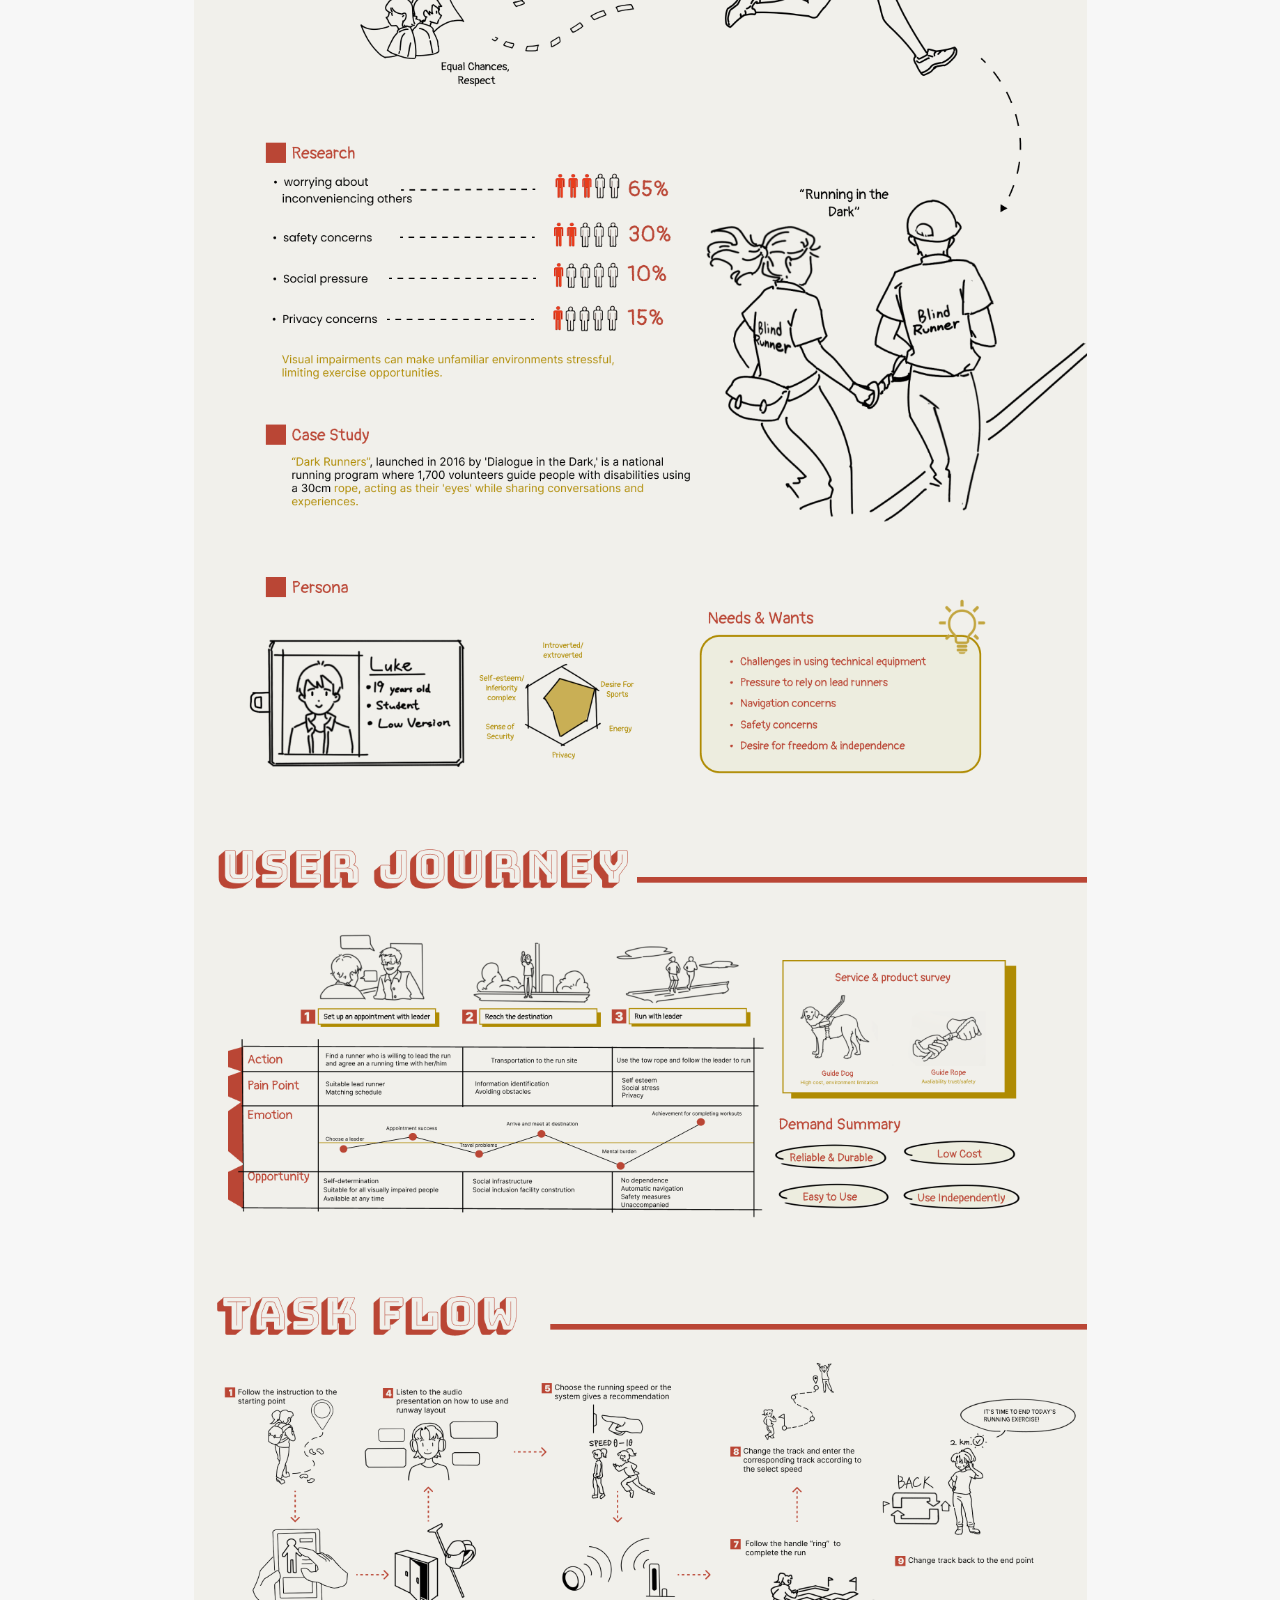
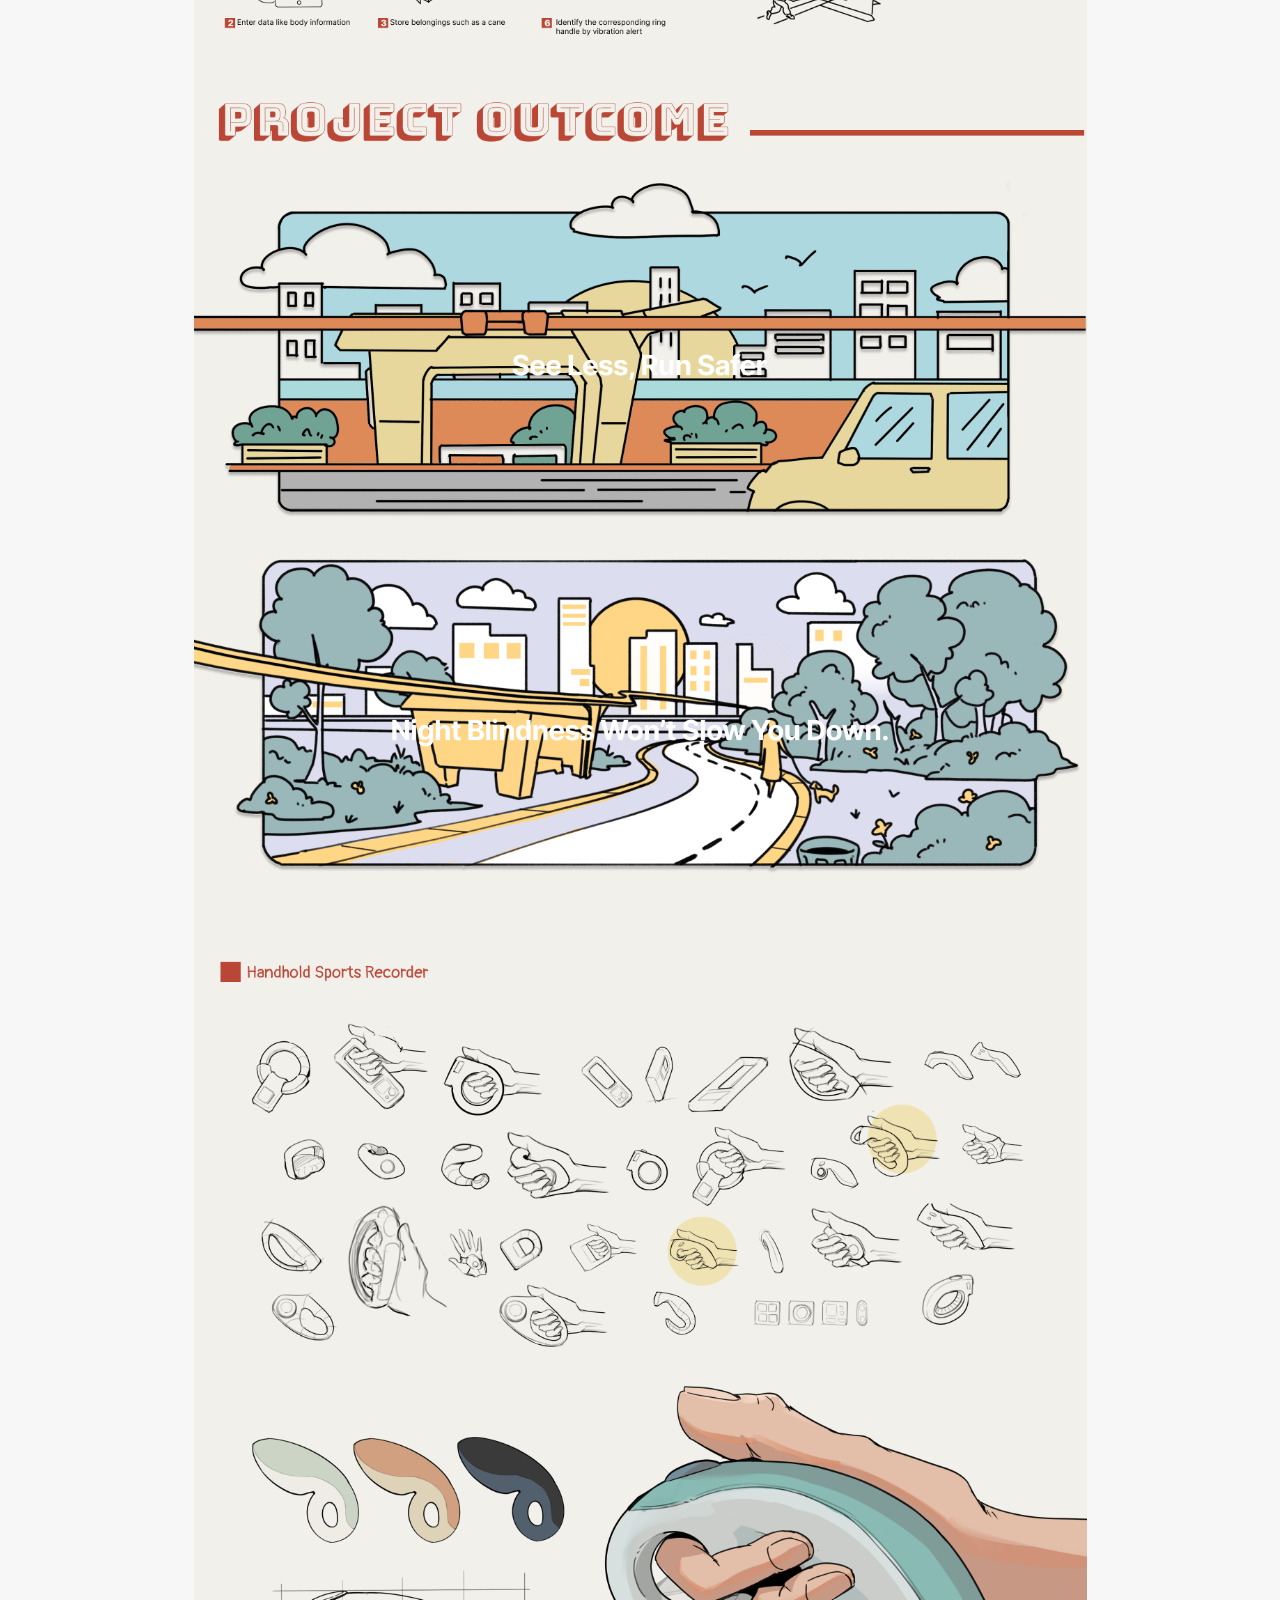
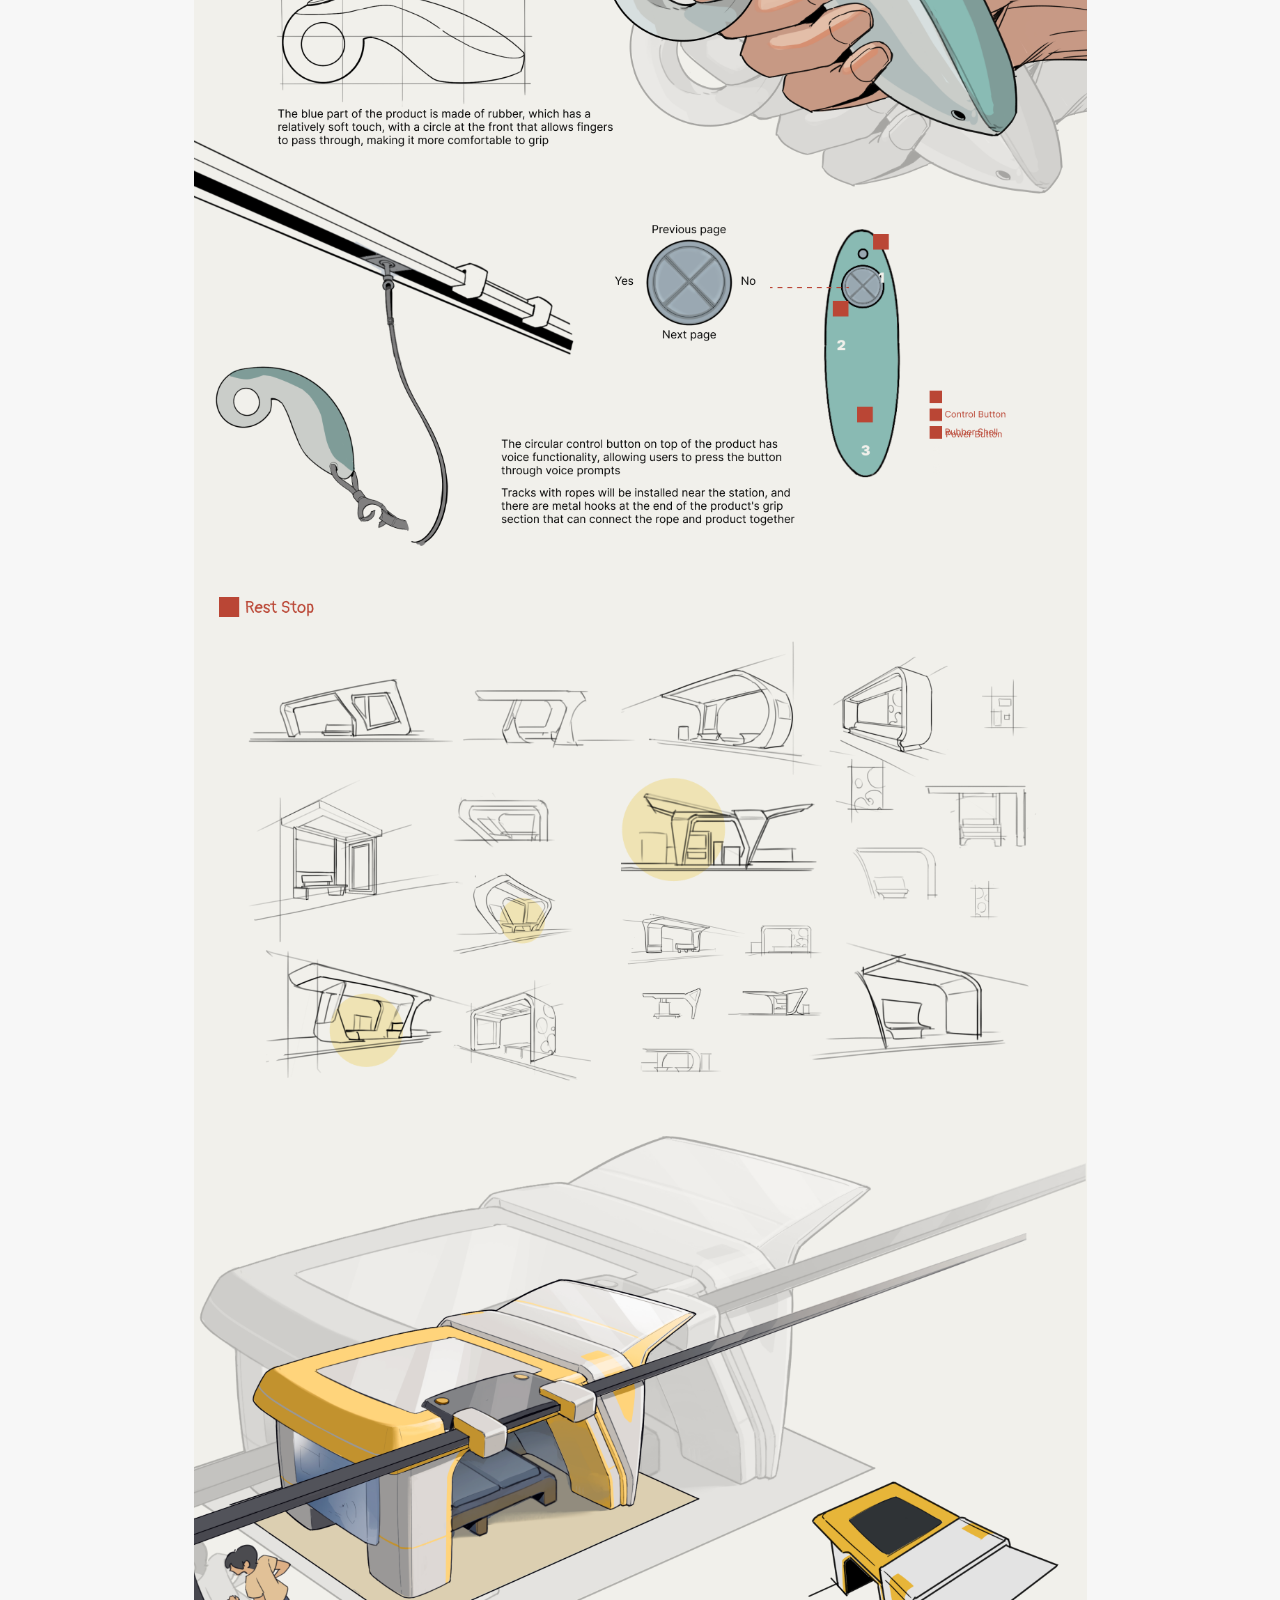
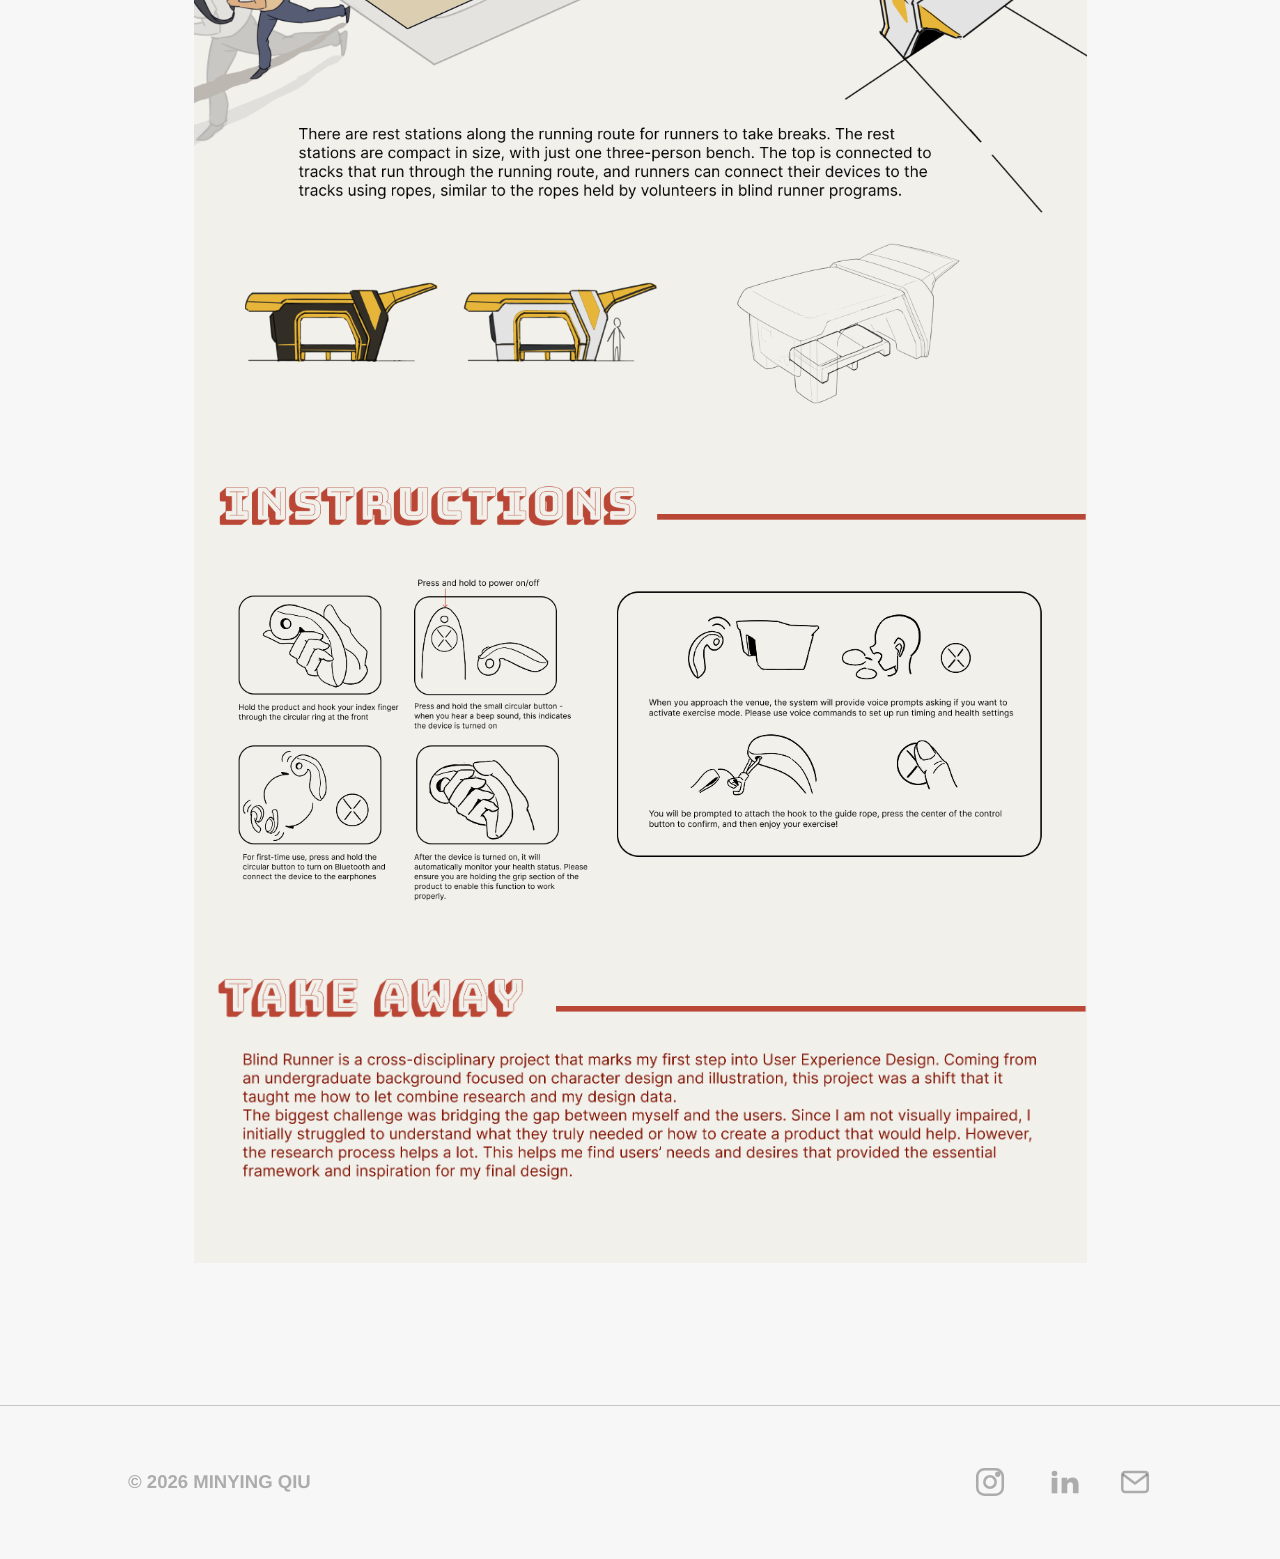
<file: blindrunner.html>
<!doctype html>
<html lang="en">
  <head>
    <meta charset="utf-8">
    <meta name="viewport" content="width=device-width, initial-scale=1">
    <title>Blind Runner</title>
    <meta
      name="description"
      content="Blind Runner case study by Megan Qiu, focused on user research, visual design, and product design."
    >
    <link rel="icon" type="image/png" href="assets/favicon.png">
    <link rel="apple-touch-icon" href="assets/favicon.png">

    <link rel="stylesheet" href="tokens.css?v=20260825-detail-title-gray">
    <link rel="stylesheet" href="styles.css?v=20260827-english-meta">
  </head>
  <body class="blindrunner-page">
    <a class="skip-link" href="#main">Skip to content</a>

    <nav class="site-nav" aria-label="Primary navigation">
      <a href="index.html#home" data-about-unlock-link>Home</a>
      <a href="work.html" class="is-active" aria-current="page">Work</a>
      <a href="index.html#about" data-about-lock-link>About</a>
    </nav>

    <nav class="detail-side-index" aria-label="Blind Runner project sections" data-detail-side-index>
      <a href="#blindrunner-overview" class="is-active" data-detail-side-link>Overview</a>
      <a href="#blindrunner-background" data-detail-side-link>Background</a>
      <a href="#blindrunner-user-journey" data-detail-side-link>User Journey</a>
      <a href="#blindrunner-task-flow" data-detail-side-link>Task Flow</a>
      <a href="#blindrunner-showcase" data-detail-side-link>Showcase</a>
      <a href="#blindrunner-takeaway" data-detail-side-link>Takeaway</a>
    </nav>

    <main id="main" class="project-detail-page">
      <article class="az-detail rednote-detail" aria-labelledby="blindrunner-title">
        <section class="az-overview-block" id="blindrunner-overview" data-detail-section>
          <h1 id="blindrunner-title">Blind Runner</h1>

          <section class="az-hero-cover blindrunner-hero-cover" aria-label="Blind Runner project cover">
            <img src="assets/blind-runner-cover.png" alt="Blind Runner cover">
          </section>

          <dl class="az-project-meta" aria-label="Project details">
            <div>
              <dt>Type</dt>
              <dd>Personal Project</dd>
            </div>
            <div>
              <dt>Role</dt>
              <dd>Product Designer</dd>
            </div>
            <div>
              <dt>Duration</dt>
              <dd>3 month</dd>
            </div>
            <div>
              <dt>Skills</dt>
              <dd><span class="az-nowrap">User Research, Visual Design,</span><br>Product Design</dd>
            </div>
          </dl>

          <div class="az-divider" aria-hidden="true"></div>
        </section>

        <section class="blindrunner-png-panel" aria-label="Blind Runner case study pages">
          <img id="blindrunner-background" data-detail-section src="assets/blind-runner/1.png" alt="Blind Runner case study page 1" loading="eager">
          <img src="assets/blind-runner/2.png" alt="Blind Runner case study page 2" loading="lazy">
          <img id="blindrunner-user-journey" data-detail-section src="assets/blind-runner/3.png" alt="Blind Runner case study page 3" loading="lazy">
          <img id="blindrunner-task-flow" data-detail-section src="assets/blind-runner/4.png" alt="Blind Runner case study page 4" loading="lazy">
          <img id="blindrunner-showcase" data-detail-section src="assets/blind-runner/5.png" alt="Blind Runner case study page 5" loading="lazy">
          <img src="assets/blind-runner/6.png" alt="Blind Runner case study page 6" loading="lazy">
          <img id="blindrunner-takeaway" data-detail-section src="assets/blind-runner/7.png" alt="Blind Runner case study page 7" loading="lazy">
        </section>
      </article>
    </main>

    <footer class="footer" id="contact">
      <p class="footer-copyright">© 2026 MINYING QIU</p>
      <div class="footer-social" aria-label="Social links">
        <a href="https://www.instagram.com/errorre_q/" aria-label="Instagram" target="_blank" rel="noreferrer">
          <svg aria-hidden="true" viewBox="0 0 24 24">
            <rect x="3" y="3" width="18" height="18" rx="5"></rect>
            <circle cx="12" cy="12" r="4"></circle>
            <circle cx="17.5" cy="6.5" r="1"></circle>
          </svg>
        </a>
        <a href="https://www.linkedin.com/in/minyingqiu" aria-label="LinkedIn" target="_blank" rel="noreferrer">
          <svg aria-hidden="true" viewBox="0 0 24 24">
            <path d="M4 9h4v11H4z"></path>
            <path d="M6 4a2 2 0 1 1 0 4a2 2 0 0 1 0-4z"></path>
            <path d="M11 9h4v2c.7-1.3 2-2.2 3.7-2.2c2.6 0 4.3 1.8 4.3 5.1V20h-4v-5.5c0-1.5-.6-2.3-1.8-2.3c-1.3 0-2.2.9-2.2 2.5V20h-4z"></path>
          </svg>
        </a>
        <a href="mailto:meganqiuu@gmail.com" aria-label="Email">
          <svg aria-hidden="true" viewBox="0 0 24 24">
            <rect x="3" y="5" width="18" height="14" rx="2"></rect>
            <path d="m4 7l8 6l8-6"></path>
          </svg>
        </a>
      </div>
    </footer>

    <script src="script.js?v=20260827-english-meta"></script>
  </body>
</html>
</file>
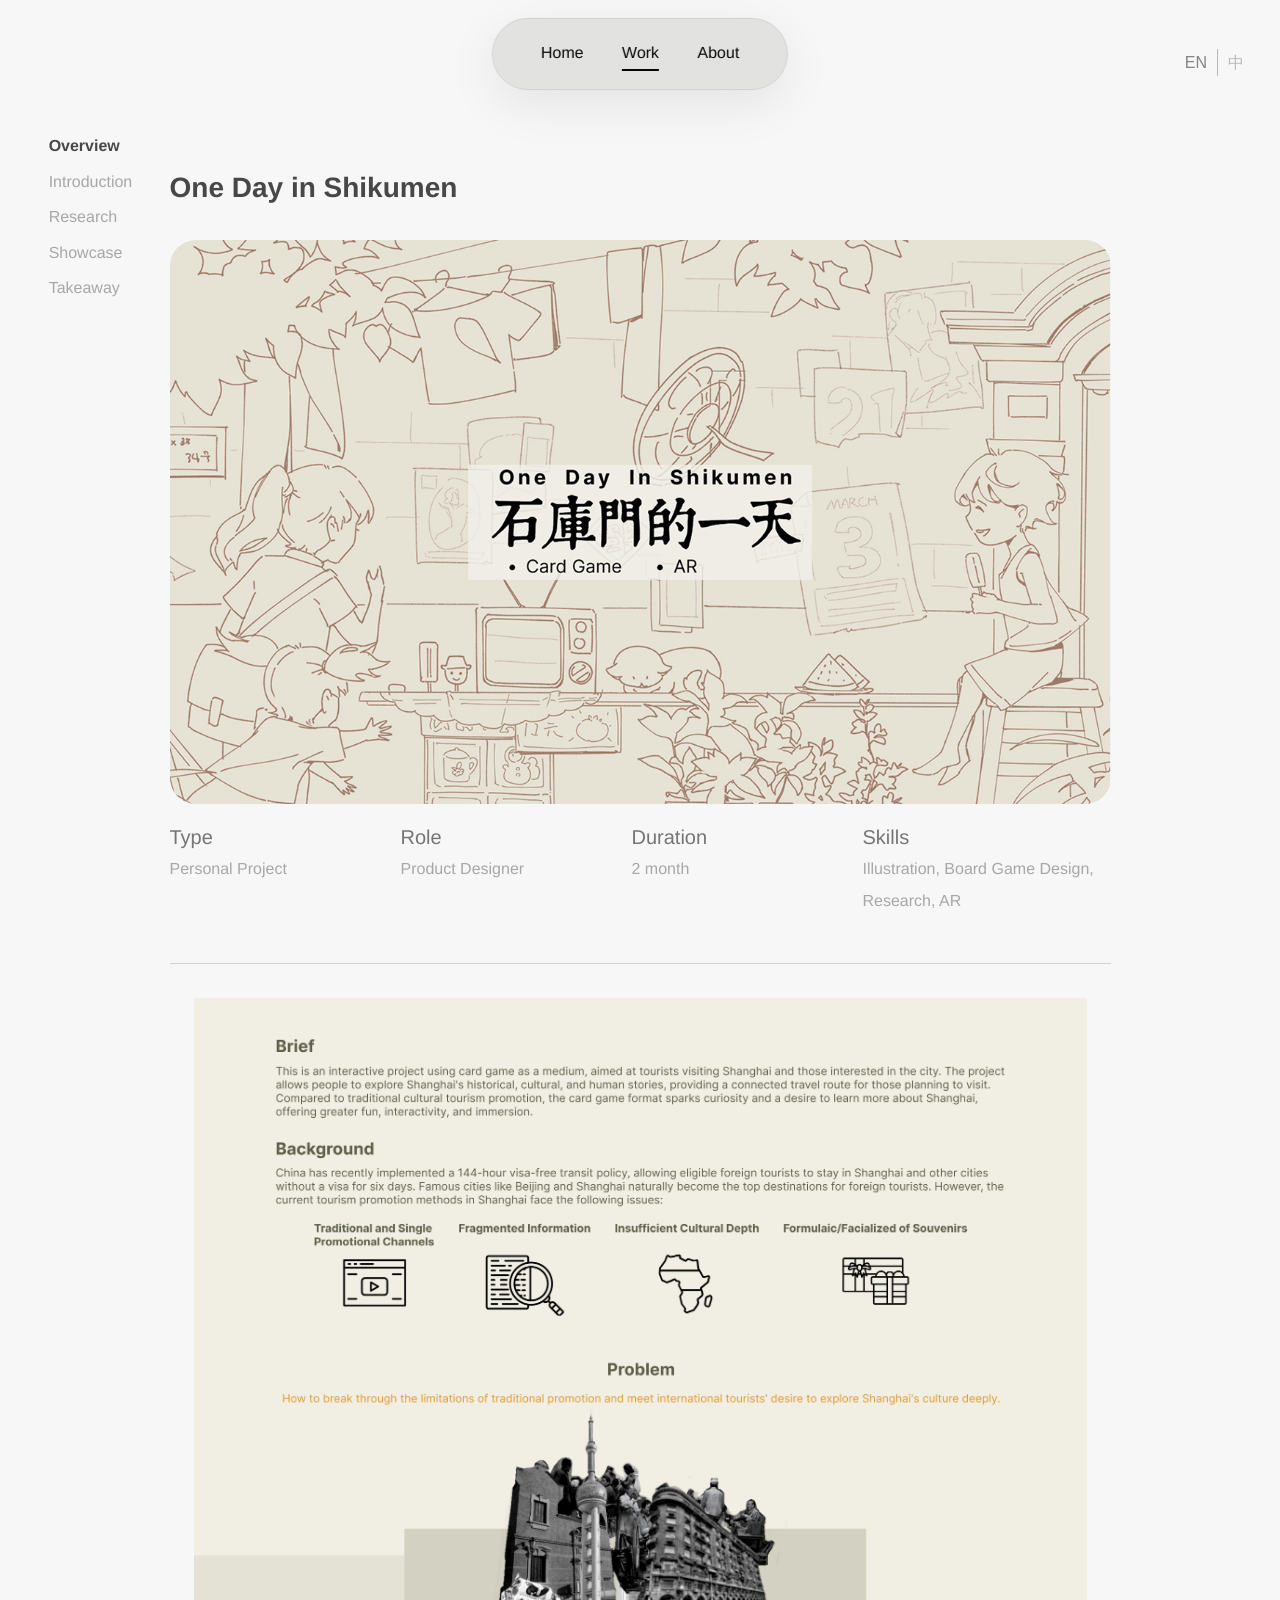
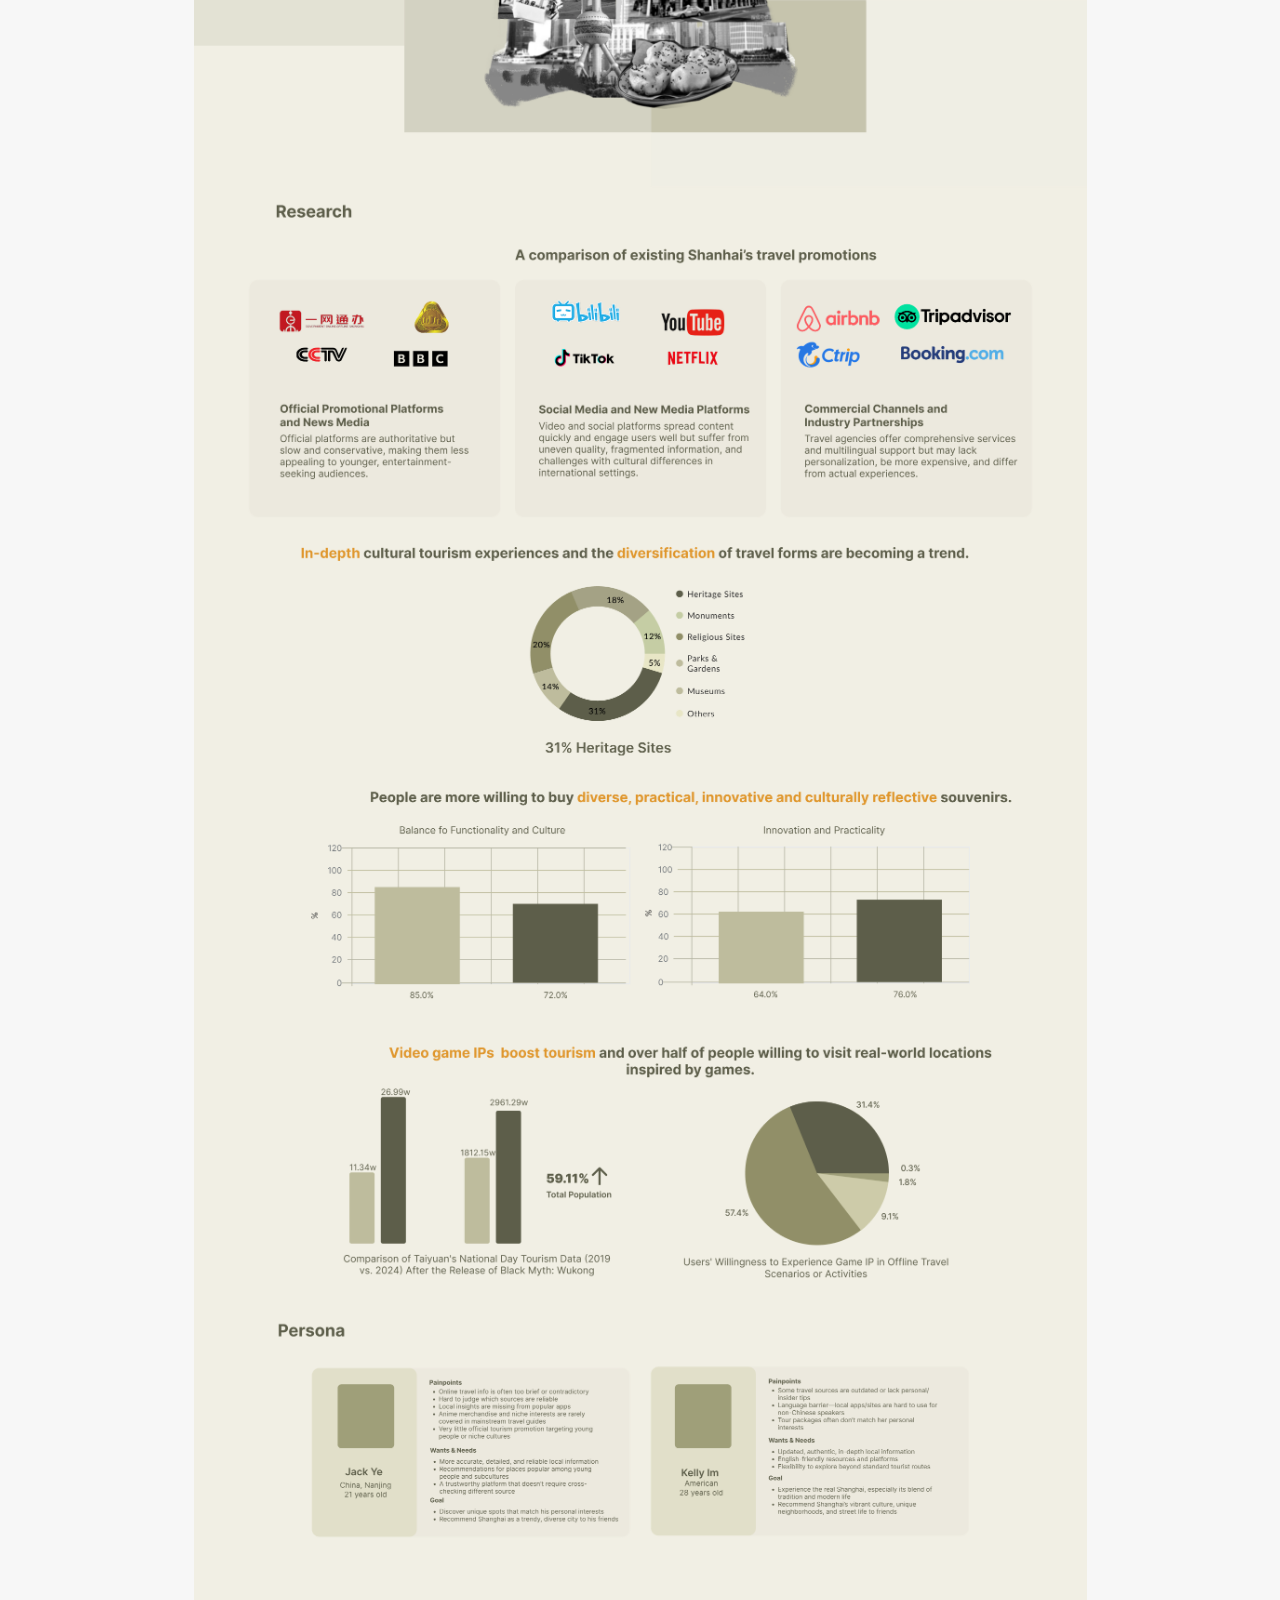
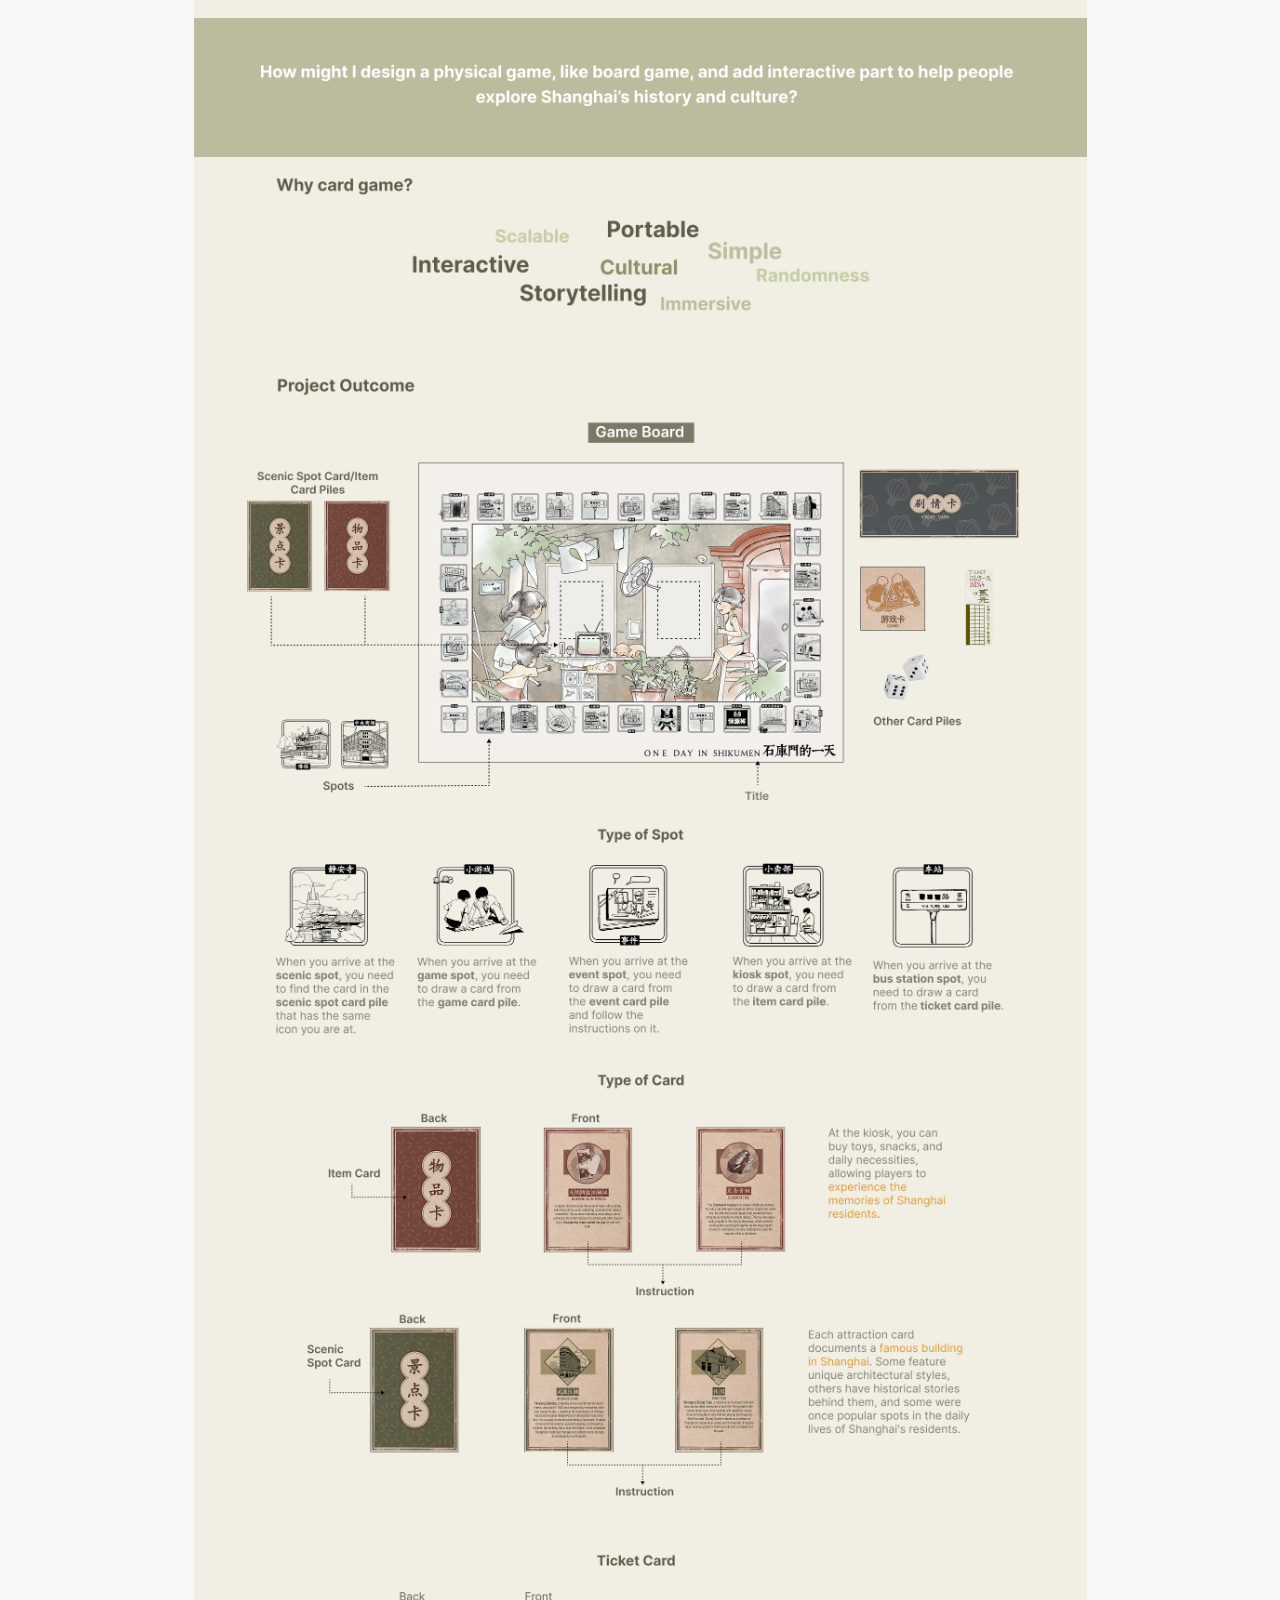
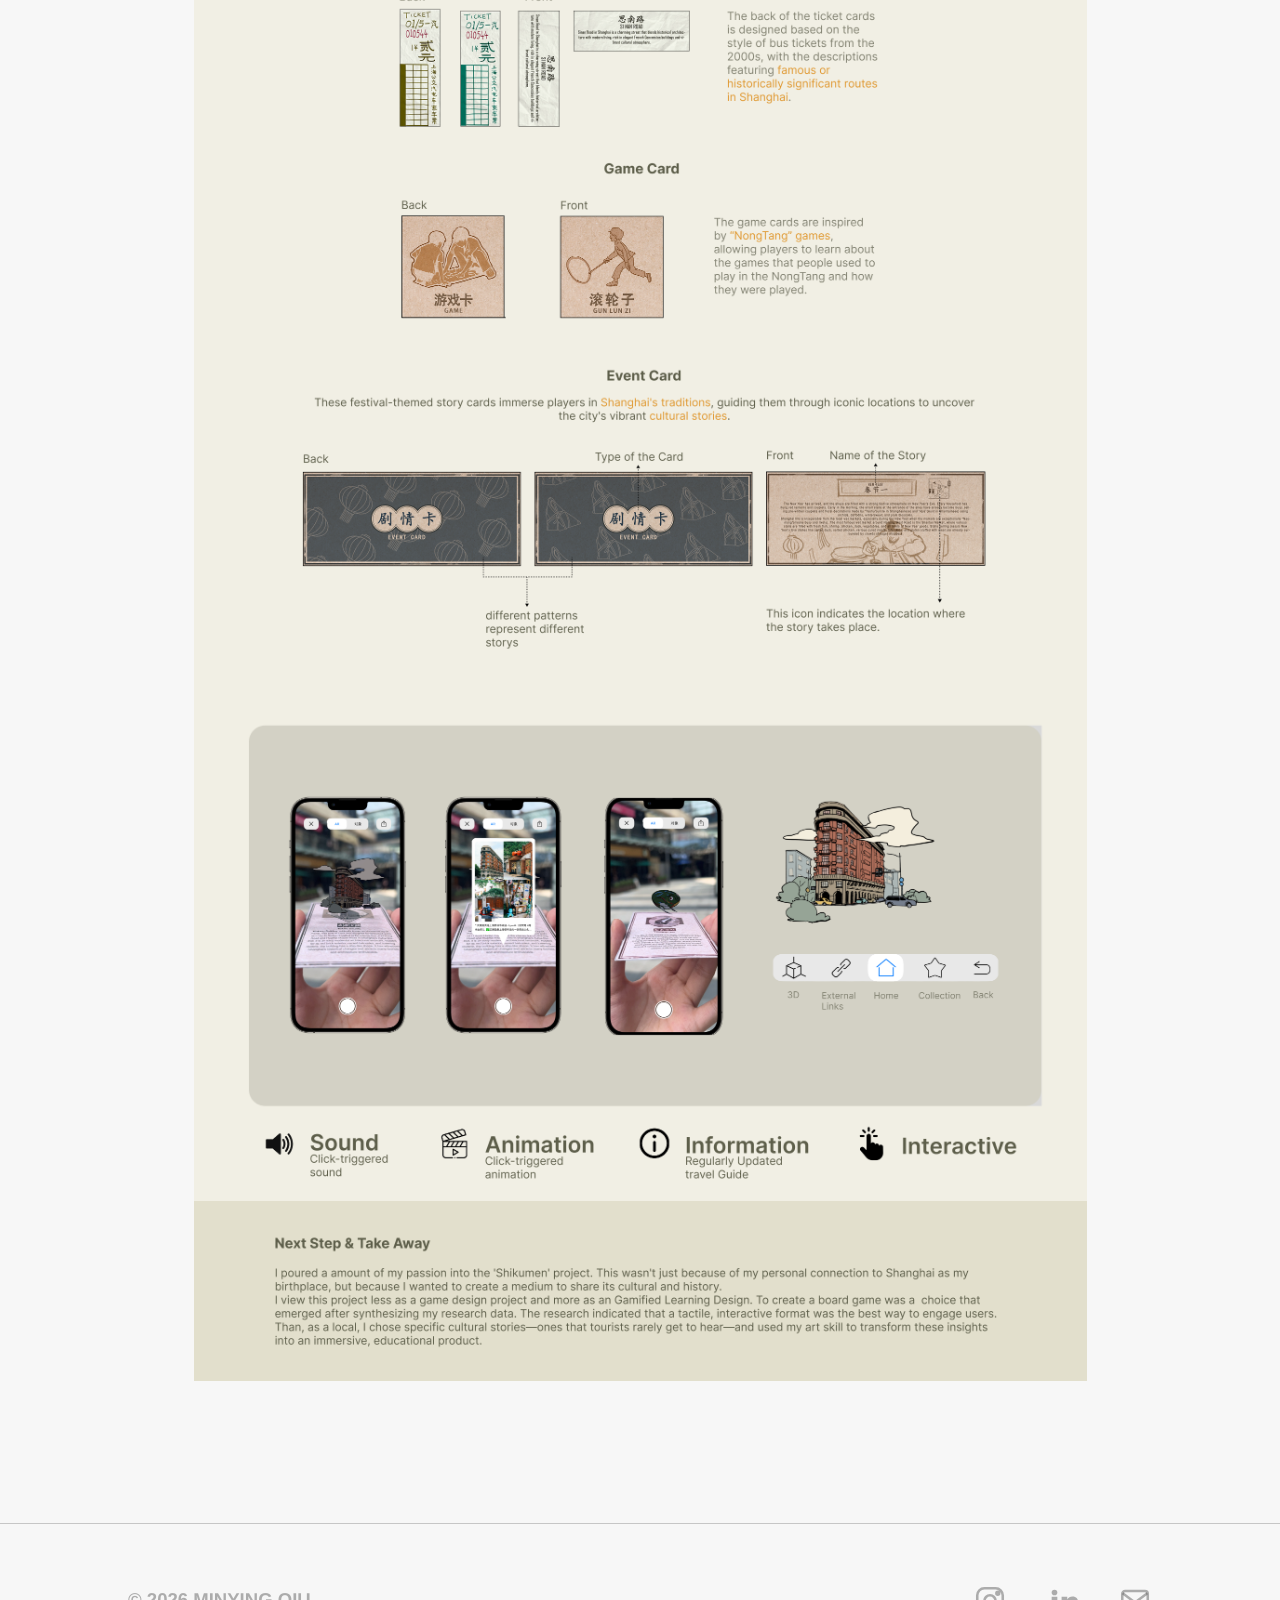
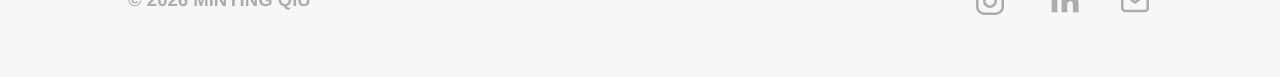
<file: shikumen.html>
<!doctype html>
<html lang="en">
  <head>
    <meta charset="utf-8">
    <meta name="viewport" content="width=device-width, initial-scale=1">
    <title>One Day in Shikumen</title>
    <meta
      name="description"
      content="One Day in Shikumen case study by Megan Qiu, focused on illustration, board game design, research, and AR."
    >
    <link rel="icon" type="image/png" href="assets/favicon.png">
    <link rel="apple-touch-icon" href="assets/favicon.png">

    <link rel="stylesheet" href="tokens.css?v=20260825-detail-title-gray">
    <link rel="stylesheet" href="styles.css?v=20260827-english-meta">
  </head>
  <body class="shikumen-page">
    <a class="skip-link" href="#main">Skip to content</a>

    <nav class="site-nav" aria-label="Primary navigation">
      <a href="index.html#home" data-about-unlock-link>Home</a>
      <a href="work.html" class="is-active" aria-current="page">Work</a>
      <a href="index.html#about" data-about-lock-link>About</a>
    </nav>

    <nav class="detail-side-index" aria-label="One Day in Shikumen project sections" data-detail-side-index>
      <a href="#shikumen-overview" class="is-active" data-detail-side-link>Overview</a>
      <a href="#shikumen-introduction" data-detail-side-link>Introduction</a>
      <a href="#shikumen-research" data-detail-side-link>Research</a>
      <a href="#shikumen-showcase" data-detail-side-link>Showcase</a>
      <a href="#shikumen-takeaway" data-detail-side-link>Takeaway</a>
    </nav>

    <main id="main" class="project-detail-page">
      <article class="az-detail rednote-detail" aria-labelledby="shikumen-title">
        <section class="az-overview-block" id="shikumen-overview" data-detail-section>
          <h1 id="shikumen-title">One Day in Shikumen</h1>

          <section class="az-hero-cover shikumen-hero-cover" aria-label="One Day in Shikumen project cover">
            <img src="assets/shikumen-cover.png" alt="One Day in Shikumen cover">
          </section>

          <dl class="az-project-meta" aria-label="Project details">
            <div>
              <dt>Type</dt>
              <dd>Personal Project</dd>
            </div>
            <div>
              <dt>Role</dt>
              <dd>Product Designer</dd>
            </div>
            <div>
              <dt>Duration</dt>
              <dd>2 month</dd>
            </div>
            <div>
              <dt>Skills</dt>
              <dd><span class="az-nowrap">Illustration, Board Game Design,</span><br>Research, AR</dd>
            </div>
          </dl>

          <div class="az-divider" aria-hidden="true"></div>
        </section>

        <section class="shikumen-png-panel" aria-label="One Day in Shikumen case study pages">
          <img id="shikumen-introduction" data-detail-section src="assets/shikumen/1.png" alt="One Day in Shikumen case study page 1" loading="eager">
          <img src="assets/shikumen/2.png" alt="One Day in Shikumen case study page 2" loading="lazy">
          <img id="shikumen-research" data-detail-section src="assets/shikumen/3.png" alt="One Day in Shikumen case study page 3" loading="lazy">
          <img src="assets/shikumen/4.png" alt="One Day in Shikumen case study page 4" loading="lazy">
          <img src="assets/shikumen/5.png" alt="One Day in Shikumen case study page 5" loading="lazy">
          <img src="assets/shikumen/6.png" alt="One Day in Shikumen case study page 6" loading="lazy">
          <img id="shikumen-showcase" data-detail-section src="assets/shikumen/7.png" alt="One Day in Shikumen case study page 7" loading="lazy">
          <img src="assets/shikumen/8.png" alt="One Day in Shikumen case study page 8" loading="lazy">
          <img src="assets/shikumen/9.png" alt="One Day in Shikumen case study page 9" loading="lazy">
          <img src="assets/shikumen/10.png" alt="One Day in Shikumen case study page 10" loading="lazy">
          <img src="assets/shikumen/11.png" alt="One Day in Shikumen case study page 11" loading="lazy">
          <img src="assets/shikumen/12.png" alt="One Day in Shikumen case study page 12" loading="lazy">
          <img src="assets/shikumen/13.png" alt="One Day in Shikumen case study page 13" loading="lazy">
          <img id="shikumen-takeaway" data-detail-section src="assets/shikumen/14.png" alt="One Day in Shikumen case study page 14" loading="lazy">
        </section>
      </article>
    </main>

    <footer class="footer" id="contact">
      <p class="footer-copyright">© 2026 MINYING QIU</p>
      <div class="footer-social" aria-label="Social links">
        <a href="https://www.instagram.com/errorre_q/" aria-label="Instagram" target="_blank" rel="noreferrer">
          <svg aria-hidden="true" viewBox="0 0 24 24">
            <rect x="3" y="3" width="18" height="18" rx="5"></rect>
            <circle cx="12" cy="12" r="4"></circle>
            <circle cx="17.5" cy="6.5" r="1"></circle>
          </svg>
        </a>
        <a href="https://www.linkedin.com/in/minyingqiu" aria-label="LinkedIn" target="_blank" rel="noreferrer">
          <svg aria-hidden="true" viewBox="0 0 24 24">
            <path d="M4 9h4v11H4z"></path>
            <path d="M6 4a2 2 0 1 1 0 4a2 2 0 0 1 0-4z"></path>
            <path d="M11 9h4v2c.7-1.3 2-2.2 3.7-2.2c2.6 0 4.3 1.8 4.3 5.1V20h-4v-5.5c0-1.5-.6-2.3-1.8-2.3c-1.3 0-2.2.9-2.2 2.5V20h-4z"></path>
          </svg>
        </a>
        <a href="mailto:meganqiuu@gmail.com" aria-label="Email">
          <svg aria-hidden="true" viewBox="0 0 24 24">
            <rect x="3" y="5" width="18" height="14" rx="2"></rect>
            <path d="m4 7l8 6l8-6"></path>
          </svg>
        </a>
      </div>
    </footer>

    <script src="script.js?v=20260827-english-meta"></script>
  </body>
</html>
</file>
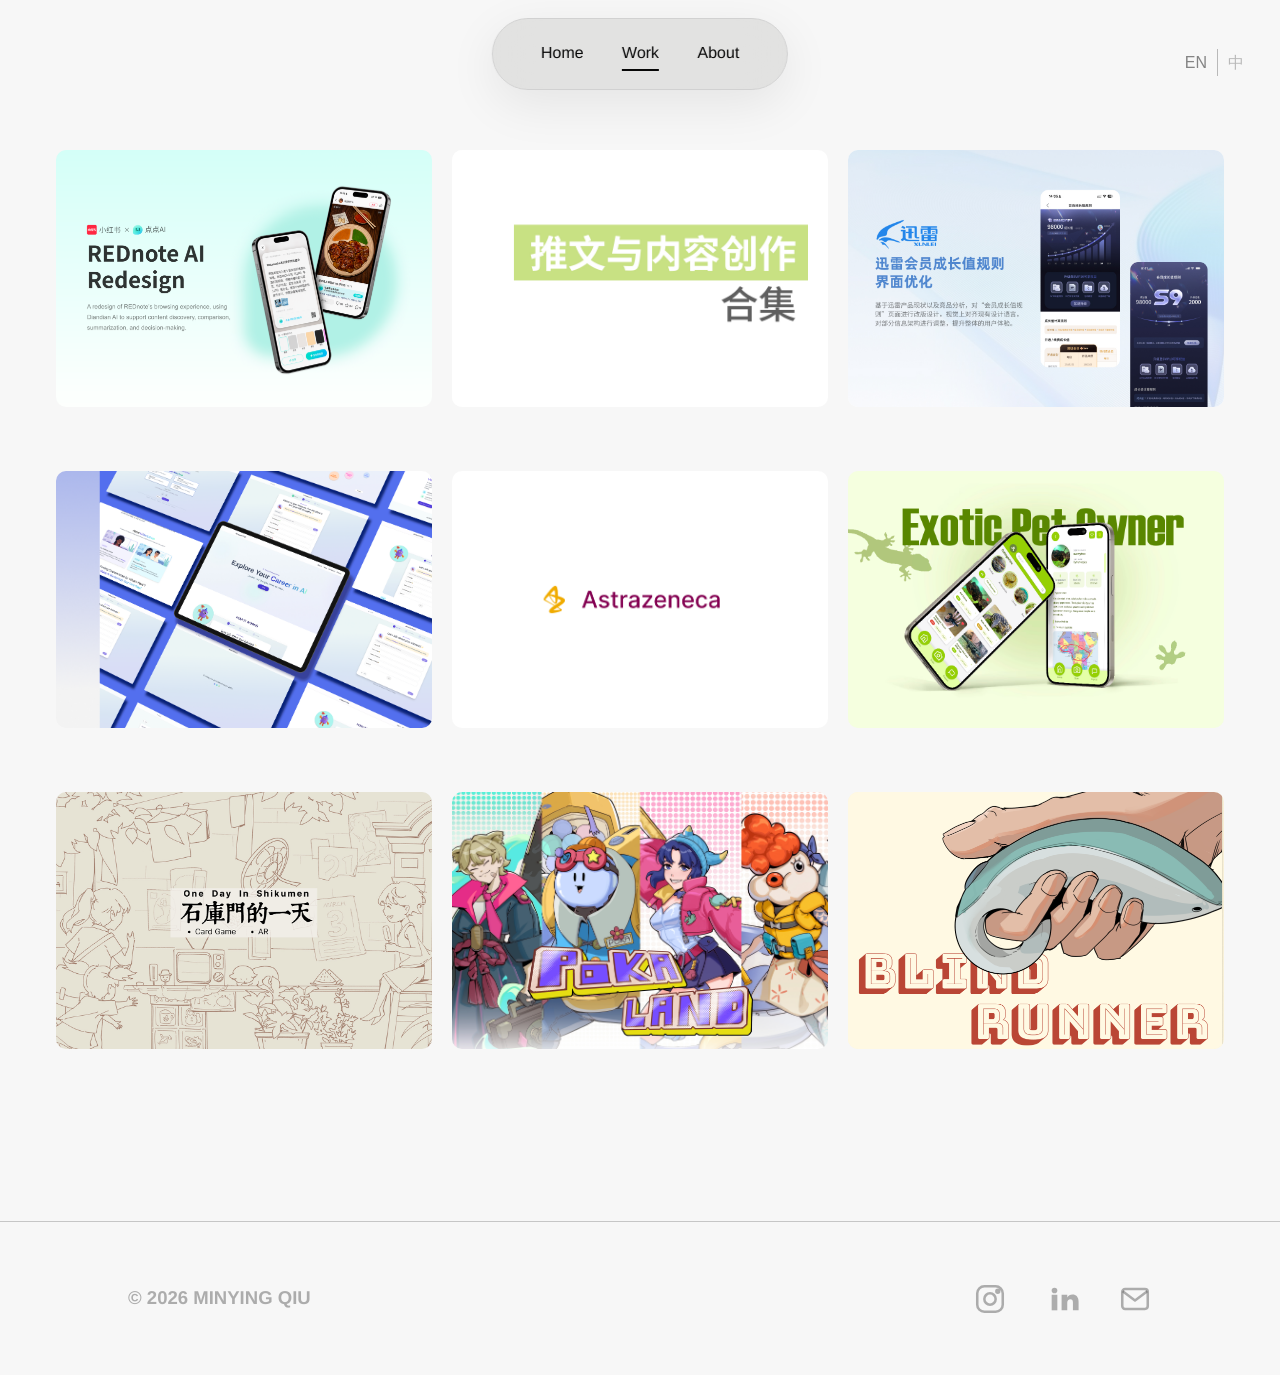
<file: work.html>
<!doctype html>
<html lang="en">
  <head>
    <meta charset="utf-8">
    <meta name="viewport" content="width=device-width, initial-scale=1">
    <title>Work</title>
    <meta
      name="description"
      content="Selected UI, UX, product design, web design, and visual design projects by Megan Qiu."
    >
    <link rel="icon" type="image/png" href="assets/favicon.png">
    <link rel="apple-touch-icon" href="assets/favicon.png">

    <link rel="stylesheet" href="tokens.css?v=20260825-card-radius-10">
    <link rel="stylesheet" href="styles.css?v=20261106-xunlei-cover-white">
  </head>
  <body>
    <a class="skip-link" href="#main">Skip to content</a>

    <nav class="site-nav" aria-label="Primary navigation">
      <a href="index.html#home" data-about-unlock-link>Home</a>
      <a href="work.html" class="is-active" aria-current="page">Work</a>
      <a href="index.html#about" data-about-lock-link>About</a>
    </nav>

    <main id="main" class="work-page-main">
      <section class="work-grid-page" aria-label="Selected Works">
        <div class="work-grid" aria-label="Project gallery">
          <article class="project-card work-grid-card">
            <a href="rednote-redesign.html" aria-label="View REDnote Redesign project">
              <div class="project-cover cover-rednote">
                <img class="project-cover-image" src="assets/rednote-cover.png?v=20260825-rednote-cover-hd" alt="REDnote AI Redesign cover">
              </div>
              <div class="project-overlay">
                <h3>Rednote Redesign | AI</h3>
                <p>Browsing experience and AI redesign for Xiaohongshu content discovery, filtering, and decision-making.</p>
                <span class="view-button">View Project</span>
              </div>
              <div class="project-mobile-copy">
                <div class="project-title-row">
                  <h3>Rednote Redesign | AI</h3>
                  <span class="project-year">2026</span>
                </div>
              </div>
            </a>
          </article>

          <article class="project-card work-grid-card">
            <a href="social-posts.html" aria-label="查看推文宣传合集 2025-2026">
              <div class="project-cover cover-social-posts" aria-hidden="true">
                <img class="project-cover-image" src="assets/social-posts/cover.jpg" alt="">
              </div>
              <div class="project-mobile-copy">
                <div class="project-title-row">
                  <h3>推文宣传合集</h3>
                  <span class="project-year">2025-2026</span>
                </div>
              </div>
            </a>
          </article>

          <article class="project-card work-grid-card">
            <a href="xunlei-membership.html" aria-label="View Xunlei Membership Interface Optimization project">
              <div class="project-cover cover-xunlei">
                <img class="project-cover-image" src="assets/xunlei-membership/card-cover.jpg" alt="Xunlei Membership Interface Optimization cover">
              </div>
              <div class="project-overlay">
                <h3>Xunlei Membership Interface Optimization</h3>
                <p>A three-day UI/UX redesign of Xunlei's membership experience.</p>
                <span class="view-button">View Project</span>
              </div>
              <div class="project-mobile-copy">
                <div class="project-title-row">
                  <h3>Xunlei Membership Interface Optimization</h3>
                  <span class="project-year">2026</span>
                </div>
              </div>
            </a>
          </article>

          <article class="project-card work-grid-card">
            <a href="ai-mentorhub.html" aria-label="View AI MentorHub project">
              <div class="project-cover cover-mentor">
                <img class="project-cover-image" src="assets/ai-mentorhub-cover.png" alt="AI MentorHub interface mockups">
              </div>
              <div class="project-overlay">
                <h3>AI MentorHub | AI Career Guidance Platform</h3>
                <p>AI-powered career guidance web experience for discovering strengths and visualizing future paths.</p>
                <span class="view-button">View Project</span>
              </div>
              <div class="project-mobile-copy">
                <div class="project-title-row">
                  <h3>AI MentorHub | AI Career Guidance Platform</h3>
                  <span class="project-year">2025</span>
                </div>
              </div>
            </a>
          </article>

          <article class="project-card work-grid-card">
            <a href="az-intern.html" aria-label="View AstraZeneca Intern project">
              <div class="project-cover cover-az">
                <img class="project-logo-image" src="assets/astrazeneca-logo.png" alt="AstraZeneca">
              </div>
              <div class="project-overlay">
                <h3>Astrazeneca Intern | B2B Healthcare</h3>
                <p>B2B design system optimization and healthcare product design support.</p>
                <span class="view-button">View Project</span>
              </div>
              <div class="project-mobile-copy">
                <div class="project-title-row">
                  <h3>Astrazeneca Intern | B2B Healthcare</h3>
                  <span class="project-year">2025</span>
                </div>
              </div>
            </a>
          </article>

          <article class="project-card work-grid-card">
            <a href="exotic-pet.html" aria-label="View Exotic Pet project">
              <div class="project-cover cover-pet">
                <img class="project-cover-image" src="assets/exotic-pet-cover.avif" alt="Exotic Pet app interface cover">
              </div>
              <div class="project-overlay">
                <h3>Exotic Pet | App Design</h3>
                <p>Pet care product design for specialized ownership routines and everyday support.</p>
                <span class="view-button">View Project</span>
              </div>
              <div class="project-mobile-copy">
                <div class="project-title-row">
                  <h3>Exotic Pet | App Design</h3>
                  <span class="project-year">2025</span>
                </div>
              </div>
            </a>
          </article>

          <article class="project-card work-grid-card">
            <a href="shikumen.html" aria-label="View Shikumen project">
              <div class="project-cover cover-shikumen">
                <img class="project-cover-image" src="assets/shikumen-cover.png" alt="One Day in Shikumen cover">
              </div>
              <div class="project-overlay">
                <h3>One Day in Shikumen</h3>
                <p>Card game and AR experience inspired by Shanghai Shikumen culture.</p>
                <span class="view-button">View Project</span>
              </div>
              <div class="project-mobile-copy">
                <div class="project-title-row">
                  <h3>One Day in Shikumen</h3>
                  <span class="project-year">2025</span>
                </div>
              </div>
            </a>
          </article>

          <article class="project-card work-grid-card">
            <a href="https://drive.google.com/file/d/1Sse4Dqy50EVRsrmIrwfcdvoP-uXNQgjV/view?usp=sharing" aria-label="View Poka Land project" target="_blank" rel="noreferrer">
              <div class="project-cover cover-poka">
                <img class="project-cover-image" src="assets/poka-land-cover.png" alt="Poka Land illustrated character lineup">
              </div>
              <div class="project-overlay">
                <h3>Poka Land | Concept Art</h3>
                <p>Character concept design.</p>
                <span class="view-button">View Project</span>
              </div>
              <div class="project-mobile-copy">
                <div class="project-title-row">
                  <h3>Poka Land | Concept Art</h3>
                  <span class="project-year">2024</span>
                </div>
              </div>
            </a>
          </article>

          <article class="project-card work-grid-card">
            <a href="blindrunner.html" aria-label="View Blind Runner project">
              <div class="project-cover cover-blind">
                <img class="project-cover-image" src="assets/blind-runner-cover.png" alt="Blind Runner illustrated cover">
              </div>
              <div class="project-overlay">
                <h3>Blind Runner</h3>
                <p>Game design and visual storytelling project.</p>
                <span class="view-button">View Project</span>
              </div>
              <div class="project-mobile-copy">
                <div class="project-title-row">
                  <h3>Blind Runner</h3>
                  <span class="project-year">2024</span>
                </div>
              </div>
            </a>
          </article>

        </div>
      </section>
    </main>

    <footer class="footer" id="contact">
      <p class="footer-copyright">© 2026 MINYING QIU</p>
      <div class="footer-social" aria-label="Social links">
        <a href="https://www.instagram.com/errorre_q/" aria-label="Instagram" target="_blank" rel="noreferrer">
          <svg aria-hidden="true" viewBox="0 0 24 24">
            <rect x="3" y="3" width="18" height="18" rx="5"></rect>
            <circle cx="12" cy="12" r="4"></circle>
            <circle cx="17.5" cy="6.5" r="1"></circle>
          </svg>
        </a>
        <a href="https://www.linkedin.com/in/minyingqiu" aria-label="LinkedIn" target="_blank" rel="noreferrer">
          <svg aria-hidden="true" viewBox="0 0 24 24">
            <path d="M4 9h4v11H4z"></path>
            <path d="M6 4a2 2 0 1 1 0 4a2 2 0 0 1 0-4z"></path>
            <path d="M11 9h4v2c.7-1.3 2-2.2 3.7-2.2c2.6 0 4.3 1.8 4.3 5.1V20h-4v-5.5c0-1.5-.6-2.3-1.8-2.3c-1.3 0-2.2.9-2.2 2.5V20h-4z"></path>
          </svg>
        </a>
        <a href="mailto:meganqiuu@gmail.com" aria-label="Email">
          <svg aria-hidden="true" viewBox="0 0 24 24">
            <rect x="3" y="5" width="18" height="14" rx="2"></rect>
            <path d="m4 7l8 6l8-6"></path>
          </svg>
        </a>
      </div>
    </footer>

    <script src="script.js?v=20261106-xunlei-title"></script>
  </body>
</html>
</file>
<file: tokens.css>
:root {
  --color-black: #000000;
  --color-near-black: #111111;
  --color-text: #272727;
  --color-muted: #706f6b;
  --color-paper: #f2f2f2;
  --color-paper-alt: #f7f7f5;
  --color-work-blue: #5c6bcf;
  --color-grid-bg: #ececeb;
  --color-footer-bg: #ececeb;
  --color-border-soft: #d7d6c5;
  --color-white: #ffffff;
  --color-card: #dededb;
  --radius-card: 10px;
  --radius-pill: 999px;
  --font-sans: "PingFang SC", "Microsoft YaHei", "Noto Sans SC", sans-serif;
  --font-display: "PingFang SC", "Microsoft YaHei", "Noto Sans SC", sans-serif;
  --nav-height: 72px;
}
</file>
<file: styles.css>
* {
  box-sizing: border-box;
}

html {
  scroll-behavior: smooth;
  overflow-x: hidden;
}

body {
  margin: 0;
  background: #f7f7f7;
  color: var(--color-text);
  font-family: var(--font-sans);
  overflow-x: hidden;
  text-rendering: geometricPrecision;
}

a {
  color: inherit;
  text-decoration: none;
}

.skip-link {
  position: fixed;
  top: 12px;
  left: 12px;
  z-index: 2000;
  transform: translateY(-180%);
  padding: 10px 14px;
  border-radius: var(--radius-pill);
  background: var(--color-black);
  color: var(--color-white);
  transition: transform 160ms ease;
}

.skip-link:focus {
  transform: translateY(0);
}

.site-nav {
  position: fixed;
  top: 18px;
  left: 50%;
  z-index: 1000;
  display: flex;
  min-height: var(--nav-height);
  align-items: center;
  justify-content: center;
  gap: clamp(22px, 3vw, 46px);
  padding: 0 48px;
  border: 1px solid #d1d1d1;
  border-radius: var(--radius-pill);
  background: rgba(215, 215, 214, 0.68);
  box-shadow: 0 14px 50px rgba(0, 0, 0, 0.08);
  color: #070707;
  transform: translateX(-50%);
  transition:
    opacity 240ms ease,
    transform 260ms ease;
  backdrop-filter: blur(22px);
  -webkit-backdrop-filter: blur(22px);
}

.site-nav.is-hidden {
  opacity: 0;
  pointer-events: none;
  transform: translate(-50%, -92px);
}

.site-nav a {
  position: relative;
  display: inline-flex;
  align-items: center;
  min-height: 42px;
  font-size: clamp(16px, 1.25vw, 22px);
  font-weight: 500;
  letter-spacing: 0;
}

.site-nav a::after {
  position: absolute;
  right: 0;
  bottom: 4px;
  left: 0;
  height: 2px;
  background: currentColor;
  content: "";
  opacity: 0;
  transform: scaleX(0.35);
  transition: opacity 180ms ease, transform 180ms ease;
}

.site-nav a:hover::after,
.site-nav a.is-active::after,
.site-nav a:focus-visible::after {
  opacity: 1;
  transform: scaleX(1);
}

.is-windows .site-nav a,
.is-windows .figma-links a,
.is-windows .work-heading h2,
.is-windows .figma-about h2,
.is-windows .figma-info-block h2,
.is-windows .about-page h1,
.is-windows .about-page h2,
.is-windows .project-mobile-copy h3 {
  font-weight: 600;
}

@media (min-width: 761px) {
  .is-windows .figma-links a {
    font-size: 18px;
  }

  .is-windows .work-heading h2,
  .is-windows .figma-about h2,
  .is-windows .figma-info-block h2,
  .is-windows .about-page h1,
  .is-windows .about-page h2 {
    font-size: 26px;
  }
}

.language-toggle {
  position: absolute;
  top: 40px;
  right: 36px;
  z-index: 1100;
  display: inline-flex;
  width: max-content;
  min-height: 45px;
  align-items: center;
  gap: 10px;
  padding: 8px 0;
  color: #b9b9b9;
  font-size: 16px;
  font-weight: 500;
  line-height: 1;
}

.language-toggle button {
  padding: 0;
  border: 0;
  background: transparent;
  color: inherit;
  font: inherit;
  cursor: pointer;
  transition: color 180ms ease, transform 180ms ease;
}

.language-toggle button:hover,
.language-toggle button:focus-visible,
.language-toggle button.is-active {
  color: #848484;
}

.language-toggle button:hover,
.language-toggle button:focus-visible {
  transform: scale(1.05);
}

.language-toggle span {
  display: block;
  width: 1px;
  height: 27px;
  background: #b9b9b9;
}

.hero {
  position: relative;
  display: grid;
  min-height: 100svh;
  place-items: center;
  overflow: hidden;
  padding: 132px clamp(24px, 6vw, 88px) 72px;
  background:
    linear-gradient(90deg, rgba(0, 0, 0, 0.035) 1px, transparent 1px),
    linear-gradient(180deg, rgba(0, 0, 0, 0.035) 1px, transparent 1px),
    var(--color-paper);
  background-size: 56px 56px;
}

.hero::before {
  position: absolute;
  width: min(52vw, 620px);
  aspect-ratio: 1;
  border: 2px solid rgba(92, 107, 207, 0.32);
  border-radius: 48% 52% 44% 56%;
  content: "";
  transform: rotate(-18deg) translate(-28vw, -7vh);
}

.hero::after {
  position: absolute;
  right: clamp(22px, 5vw, 72px);
  bottom: clamp(28px, 7vw, 82px);
  width: clamp(82px, 12vw, 168px);
  height: 8px;
  border-radius: var(--radius-pill);
  background: #ef4d42;
  content: "";
}

.hero-inner {
  position: relative;
  z-index: 1;
  width: min(100%, 1180px);
}

.hero-kicker,
.work-kicker,
.section-label {
  margin: 0;
  color: var(--color-muted);
  font-size: clamp(13px, 1.1vw, 16px);
  font-weight: 700;
  letter-spacing: 0;
  text-transform: uppercase;
}

.hero-title {
  display: grid;
  margin: 22px 0 20px;
  color: var(--color-black);
  font-family: var(--font-display);
  font-size: clamp(78px, 16vw, 230px);
  font-weight: 700;
  letter-spacing: 0;
  line-height: 0.82;
}

.hero-title span:nth-child(2) {
  padding-left: clamp(36px, 14vw, 190px);
}

.hero-caption {
  max-width: 540px;
  margin: 0 0 0 auto;
  color: #111;
  font-size: clamp(20px, 2.2vw, 34px);
  font-weight: 400;
  line-height: 1.18;
}

.hero-mark {
  position: absolute;
  top: 54%;
  left: clamp(20px, 4vw, 70px);
  z-index: 1;
  display: grid;
  gap: 10px;
  color: rgba(0, 0, 0, 0.46);
  font-size: clamp(15px, 1.4vw, 22px);
  font-weight: 700;
  transform: translateY(-50%) rotate(-8deg);
}

.hero-mark span {
  display: inline-flex;
  width: clamp(64px, 8vw, 108px);
  aspect-ratio: 1;
  align-items: center;
  justify-content: center;
  border: 2px solid currentColor;
  border-radius: 50%;
  background: rgba(242, 242, 242, 0.72);
}

.intro-section {
  display: grid;
  gap: 28px;
  padding: clamp(78px, 11vw, 148px) clamp(24px, 7vw, 120px);
  background: var(--color-paper-alt);
}

.about-main {
  background: #f7f7f7;
}

.about-page {
  display: grid;
  width: min(100% - 48px, 941px);
  min-height: calc(100svh - 154px);
  align-content: start;
  gap: 58px;
  margin: 0 auto;
  padding: 176px 0 96px;
  background: #f7f7f7;
}

.about-hero-copy {
  display: grid;
  gap: 14px;
}

.about-eyebrow {
  margin: 0;
  color: #474747;
  font-size: 24px;
  font-weight: 500;
  line-height: 36px;
}

.about-page h1 {
  margin: 0;
  color: #474747;
  font-size: 24px;
  font-weight: 500;
  letter-spacing: 0;
  line-height: 36px;
}

.about-lede {
  max-width: 760px;
  margin: 0;
  color: #848484;
  font-size: 28px;
  font-weight: 500;
  line-height: 45px;
}

.about-profile-grid {
  display: grid;
  grid-template-columns: minmax(0, 1fr) 264px;
  gap: 82px;
  align-items: start;
}

.about-detail-grid {
  display: grid;
  grid-template-columns: minmax(0, 1fr) 260px;
  gap: clamp(64px, 10vw, 128px);
  align-items: start;
}

.about-page .about-entry-animate {
  animation: aboutEntryRise 760ms cubic-bezier(0.2, 0.72, 0.22, 1) both;
}

.about-page .about-entry-animate-late {
  animation-delay: 180ms;
}

.about-entry-target:not(.figma-about) {
  opacity: 0;
  transform: translateY(28px);
  transition:
    opacity 760ms cubic-bezier(0.2, 0.72, 0.22, 1),
    transform 760ms cubic-bezier(0.2, 0.72, 0.22, 1);
}

.figma-about [data-about-entry-item] {
  opacity: 0;
  transform: translateY(24px);
  transition:
    opacity 680ms cubic-bezier(0.2, 0.72, 0.22, 1),
    transform 680ms cubic-bezier(0.2, 0.72, 0.22, 1);
}

.figma-about.is-visible [data-about-entry-item] {
  opacity: 1;
  transform: translateY(0);
}

.figma-about.is-visible [data-about-entry-item]:nth-child(1) {
  transition-delay: 0ms;
}

.figma-about.is-visible .figma-about-copy [data-about-entry-item]:nth-child(1) {
  transition-delay: 130ms;
}

.figma-about.is-visible .figma-about-copy [data-about-entry-item]:nth-child(2) {
  transition-delay: 260ms;
}

.figma-about.is-visible .figma-about-copy [data-about-entry-item]:nth-child(3) {
  transition-delay: 390ms;
}

.figma-about.is-visible .figma-about-copy [data-about-entry-item]:nth-child(4) {
  transition-delay: 520ms;
}

.figma-about.is-visible .figma-about-copy [data-about-entry-item]:nth-child(5) {
  transition-delay: 650ms;
}

.figma-about.is-visible .home-about-photo-placeholder {
  transition-delay: 360ms;
}

.about-entry-target-late {
  transition-delay: 180ms;
}

.about-entry-target:not(.figma-about).is-visible {
  opacity: 1;
  transform: translateY(0);
}

@keyframes aboutEntryRise {
  from {
    opacity: 0;
    transform: translateY(28px);
  }

  to {
    opacity: 1;
    transform: translateY(0);
  }
}

@media (prefers-reduced-motion: reduce) {
  .about-page .about-entry-animate,
  .about-entry-target,
  .figma-about [data-about-entry-item] {
    animation: none;
    opacity: 1;
    transform: none;
    transition: none;
  }
}

.about-photo-placeholder {
  display: block;
  width: 100%;
  aspect-ratio: 1;
  margin-top: 48px;
  background: #d9d9d9;
  object-fit: cover;
  object-position: center center;
}

.about-story,
.about-focus,
.about-section {
  display: grid;
  gap: 20px;
}

.about-page h2 {
  margin: 0;
  color: #474747;
  font-size: 24px;
  font-weight: 500;
  letter-spacing: 0;
  line-height: 36px;
}

.about-copy {
  display: grid;
  gap: 12px;
}

.about-copy p,
.about-focus li,
.about-timeline p {
  margin: 0;
  color: #a7a7a7;
  font-size: 16px;
  font-weight: 500;
  line-height: 24px;
}

.about-contact-row {
  display: flex;
  flex-wrap: wrap;
  gap: 22px;
  align-items: center;
  margin-top: 44px;
  color: #474747;
  font-size: 16px;
  font-weight: 500;
  line-height: 24px;
}

.about-contact-row a,
.about-contact-row button {
  display: inline-flex;
  width: 24px;
  height: 24px;
  align-items: center;
  justify-content: center;
  padding: 0;
  border: 0;
  background: transparent;
  color: #c4c4c4;
  cursor: pointer;
  transition:
    color 180ms ease,
    transform 180ms ease;
}

.about-contact-row a:hover,
.about-contact-row a:focus-visible,
.about-contact-row button:hover,
.about-contact-row button:focus-visible {
  color: #757575;
  transform: scale(1.08);
}

.about-contact-row svg {
  display: block;
  width: 24px;
  height: 24px;
  fill: none;
  stroke: currentColor;
  stroke-linecap: round;
  stroke-linejoin: round;
  stroke-width: 1.7;
}

.about-contact-row img {
  display: block;
  width: 24px;
  height: 24px;
  object-fit: contain;
}

.about-contact-row a:nth-of-type(2) svg {
  fill: currentColor;
  stroke: none;
}

.wechat-modal {
  position: fixed;
  inset: 0;
  z-index: 3200;
  display: grid;
  place-items: center;
  padding: 24px;
  background: rgba(0, 0, 0, 0.46);
  opacity: 0;
  pointer-events: none;
  transition: opacity 180ms ease;
}

.wechat-modal.is-open {
  opacity: 1;
  pointer-events: auto;
}

.wechat-modal-card {
  position: relative;
  width: min(520px, calc(100vw - 40px));
  border-radius: 28px;
  background: #ffffff;
  box-shadow: 0 20px 44px rgba(0, 0, 0, 0.18);
  padding: 44px 46px 40px;
  color: #1f1f1f;
}

.wechat-modal-title {
  margin: 0;
  color: #1f1f1f;
  font-size: 28px;
  font-weight: 700;
  line-height: 1.2;
}

.wechat-modal-close {
  position: absolute;
  top: 34px;
  right: 34px;
  display: grid;
  width: 36px;
  height: 36px;
  place-items: center;
  border: 0;
  background: transparent;
  color: #9a9a9a;
  cursor: pointer;
  transition:
    color 160ms ease,
    transform 160ms ease;
}

.wechat-modal-close:hover,
.wechat-modal-close:focus-visible {
  color: #474747;
  transform: scale(1.06);
}

.wechat-modal-close svg {
  width: 30px;
  height: 30px;
  fill: none;
  stroke: currentColor;
  stroke-linecap: round;
  stroke-width: 2;
}

.wechat-modal-qr {
  display: block;
  width: min(360px, 76vw);
  max-height: 68vh;
  margin: 38px auto 22px;
  object-fit: contain;
}

.wechat-modal-caption {
  margin: 0;
  color: #b9b9b9;
  font-size: 18px;
  font-weight: 500;
  line-height: 1.5;
  text-align: center;
}

.wechat-modal-id {
  margin: 26px 0 0;
  color: #757575;
  font-size: 18px;
  font-weight: 500;
  line-height: 1.5;
  text-align: center;
}

.about-page strong {
  color: #717171;
  font-weight: 500;
}

.about-focus ul {
  display: grid;
  gap: 8px;
  margin: 0;
  padding: 0;
  list-style: none;
}

.about-experience-list {
  display: grid;
  gap: 27px;
}

.about-experience-list article {
  display: grid;
  grid-template-columns: minmax(150px, max-content) minmax(0, 1fr) max-content;
  gap: 26px;
  align-items: baseline;
}

.about-experience-list h3,
.about-experience-list p,
.about-experience-list span {
  margin: 0;
  font-size: 16px;
  line-height: 24px;
}

.about-experience-list h3 {
  color: #474747;
  font-weight: 700;
}

.about-experience-list p,
.about-experience-list span {
  color: #a7a7a7;
  font-weight: 500;
}

.about-experience-list span {
  justify-self: end;
  white-space: nowrap;
}

.about-timeline {
  display: grid;
  gap: 1px;
  border-top: 1px solid #d0d0d0;
}

.about-timeline article {
  display: grid;
  grid-template-columns: 160px 230px minmax(0, 1fr);
  gap: 28px;
  align-items: baseline;
  padding: 20px 0;
  border-bottom: 1px solid #d0d0d0;
}

.about-timeline h3 {
  margin: 0;
  color: #474747;
  font-size: 16px;
  font-weight: 500;
  line-height: 24px;
}

.about-timeline span {
  margin: 0;
  color: #b9b9b9;
  font-size: 16px;
  font-weight: 500;
  line-height: 24px;
}

.about-chip-list {
  display: flex;
  flex-wrap: wrap;
  gap: 12px;
}

.about-chip-list span {
  display: inline-flex;
  min-height: 38px;
  align-items: center;
  border: 1px solid #d0d0d0;
  border-radius: 999px;
  color: #757575;
  padding: 7px 16px;
  font-size: 16px;
  font-weight: 500;
  line-height: 1;
}

.about-section-last {
  padding-bottom: 12px;
}

.intro-text {
  max-width: 900px;
  margin: 0 auto;
  color: var(--color-text);
  font-size: clamp(20px, 2.3vw, 30px);
  font-weight: 400;
  line-height: 1.5;
}

.intro-text strong {
  color: var(--color-black);
  font-weight: 700;
}

.figma-intro {
  display: grid;
  --page-edge: max(24px, calc((100% - 941px) / 2));
  min-height: auto;
  align-items: start;
  padding: 200px var(--page-edge) 88px;
  background: #f7f7f7;
}

.figma-intro-copy {
  width: min(100%, 941px);
  margin: 0;
  min-width: 0;
}

.hero-letter {
  display: inline-block;
  white-space: pre;
}

.figma-intro h1 {
  margin: 0 0 10px;
  color: #474747;
  font-size: clamp(44px, 4.45vw, 64px);
  font-weight: 700;
  letter-spacing: 0;
  line-height: 1.11;
  overflow-wrap: anywhere;
}

.name-color-picker {
  position: relative;
  display: inline-block;
  color: #474747;
  white-space: nowrap;
}

.name-color-target {
  color: var(--name-color, #474747);
  transition: color 160ms ease;
}

.figma-intro-copy.is-animating .hero-letter {
  opacity: 0;
  transform: translateY(-36px);
}

.figma-intro-copy.is-animating .hero-letter.is-visible {
  opacity: 1;
  transform: translateY(0);
  transition: opacity 360ms ease, transform 520ms cubic-bezier(0.16, 1, 0.3, 1);
}

.figma-intro-copy.is-animating .figma-lead,
.figma-intro-copy.is-animating .figma-meta,
.figma-intro-copy.is-animating .figma-links {
  opacity: 0;
  transform: translateY(14px);
}

.figma-intro-copy.is-animating .figma-lead.is-revealed,
.figma-intro-copy.is-animating .figma-meta.is-revealed,
.figma-intro-copy.is-animating .figma-links.is-revealed {
  opacity: 1;
  transform: translateY(0);
  transition: opacity 420ms ease, transform 520ms ease;
}

.name-palette {
  position: absolute;
  bottom: calc(100% + 10px);
  left: 0;
  z-index: 20;
  display: flex;
  align-items: center;
  gap: 10px;
  padding: 10px 12px;
  border: 1px solid rgba(0, 0, 0, 0.08);
  border-radius: 10px;
  background: rgba(255, 255, 255, 0.92);
  box-shadow: 0 12px 32px rgba(0, 0, 0, 0.14);
  opacity: 0;
  pointer-events: none;
  transform: translateY(6px);
  transition: opacity 150ms ease, transform 150ms ease;
  backdrop-filter: blur(14px);
  -webkit-backdrop-filter: blur(14px);
}

.name-color-picker:hover .name-palette,
.name-color-picker:focus-within .name-palette {
  opacity: 1;
  pointer-events: auto;
  transform: translateY(0);
}

.name-swatch {
  display: inline-grid;
  width: 24px;
  height: 24px;
  place-items: center;
  border: 0;
  border-radius: 50%;
  background: var(--swatch-color);
  cursor: pointer;
}

.name-swatch::after {
  content: none;
}

.name-swatch.is-selected {
  outline: 3px solid #d6d6d6;
  outline-offset: 4px;
}

.figma-lead {
  max-width: 941px;
  margin: 0;
  color: #848484;
  font-size: 28px;
  font-weight: 500;
  letter-spacing: 0;
  line-height: 45px;
  overflow-wrap: anywhere;
}

.figma-lead span {
  color: #3b4ab3;
}

.figma-meta {
  display: flex;
  align-items: center;
  flex-wrap: wrap;
  gap: 3px;
  margin: 0;
  color: #b9b9b9;
  font-size: 16px;
  font-weight: 500;
  letter-spacing: 0;
  line-height: 45px;
  white-space: normal;
}

.figma-meta strong {
  color: #838383;
  font-weight: 500;
}

.figma-meta a {
  text-decoration: none;
  text-underline-position: from-font;
}

.figma-meta a:hover,
.figma-meta a:focus-visible {
  text-decoration: underline;
}

.figma-links {
  display: flex;
  gap: 21px;
  align-items: center;
  margin-top: 0;
}

.figma-links a {
  display: inline-block;
  color: #3f4eb5;
  font-size: 16px;
  font-weight: 500;
  letter-spacing: 0;
  line-height: 1.45;
  text-decoration: underline;
  text-underline-position: from-font;
  transform-origin: center;
  transition: transform 160ms ease, font-weight 160ms ease;
}

.figma-links a:hover,
.figma-links a:focus-visible {
  font-weight: 700;
  transform: scale(1.08);
}

.work-showcase {
  position: relative;
  --work-edge: max(24px, calc((100% - 941px) / 2));
  overflow-x: hidden;
  overflow-y: visible;
  padding: 0 0 80px;
  background: #f7f7f7;
}

.work-heading {
  display: flex;
  align-items: center;
  justify-content: flex-start;
  gap: 22px;
  margin: 0;
  padding: 12px var(--work-edge) 24px;
  overflow: visible;
}

.work-heading h2 {
  margin: 0;
  color: #474747;
  font-size: 24px;
  font-weight: 500;
  letter-spacing: 0;
  line-height: 36px;
}

.work-controls {
  display: flex;
  align-items: center;
  gap: 22px;
  padding: 0;
  overflow: visible;
}

.project-carousel-frame {
  position: relative;
}

.carousel-hover-zone {
  position: absolute;
  top: min(24.77vw, 211px);
  z-index: 1200;
  display: grid;
  width: 220px;
  height: 220px;
  place-items: center;
  pointer-events: auto;
  transform: translateY(-50%);
}

.carousel-hover-zone-left {
  left: max(24px, calc((100% - 941px) / 2 - 180px));
}

.carousel-hover-zone-right {
  right: max(24px, calc((100% - 941px) / 2 - 180px));
}

.carousel-button {
  display: inline-grid;
  width: 64px;
  height: 64px;
  place-items: center;
  border: 2px solid rgba(0, 0, 0, 0.42);
  border-radius: 50%;
  background: rgba(242, 242, 242, 0.42);
  color: rgba(0, 0, 0, 0.48);
  cursor: pointer;
  opacity: 0;
  pointer-events: none;
  transition: background 160ms ease, color 160ms ease, transform 160ms ease, opacity 160ms ease;
}

.carousel-hover-zone:hover .carousel-button:not(:disabled) {
  opacity: 1;
  pointer-events: auto;
}

.carousel-button:hover,
.carousel-button:focus-visible {
  opacity: 1;
  pointer-events: auto;
  background: var(--color-black);
  color: var(--color-white);
  transform: translateY(-1px);
}

.carousel-button:disabled {
  cursor: default;
  opacity: 0;
  transform: none;
}

.carousel-button svg {
  width: 38px;
  height: 38px;
  fill: none;
  stroke: currentColor;
  stroke-linecap: round;
  stroke-linejoin: round;
  stroke-width: 2;
}

.project-carousel {
  display: flex;
  gap: 51px;
  overflow-x: auto;
  padding: 18px var(--work-edge) 22px;
  scroll-behavior: smooth;
  scroll-padding-inline: var(--work-edge);
  scroll-snap-type: x mandatory;
  scrollbar-width: none;
  -ms-overflow-style: none;
}

.project-carousel::-webkit-scrollbar {
  display: none;
}

.project-card {
  position: relative;
  flex: 0 0 min(72vw, 615px);
  scroll-snap-align: start;
  overflow: visible;
  border-radius: var(--radius-card);
  background: transparent;
  box-shadow: none;
}

.project-card a {
  position: relative;
  display: grid;
  min-height: 100%;
}

.project-card a[data-project-pending] {
  cursor: default;
}

.project-cover {
  position: relative;
  display: grid;
  aspect-ratio: 615 / 423;
  min-height: auto;
  place-items: center;
  overflow: hidden;
  border-radius: var(--radius-card);
  background:
    linear-gradient(135deg, rgba(255, 255, 255, 0.46), rgba(255, 255, 255, 0.05)),
    #d5d5d2;
  box-shadow: 0 0 0 rgba(0, 0, 0, 0);
  transform-origin: center;
  transition: transform 260ms ease, box-shadow 260ms ease;
}

.project-card:hover .project-cover,
.project-card:focus-within .project-cover {
  box-shadow: 0 6px 10px rgba(0, 0, 0, 0.25);
  transform: scale(1.045);
}

.project-cover::before,
.project-cover::after {
  position: absolute;
  content: "";
}

.project-cover-image {
  position: absolute;
  inset: 0;
  z-index: 1;
  width: 100%;
  height: 100%;
  object-fit: cover;
}

.project-logo-image {
  position: relative;
  z-index: 1;
  width: min(58%, 360px);
  height: auto;
}

.project-cover::before {
  inset: 11%;
  border: 1px solid rgba(0, 0, 0, 0.1);
  border-radius: 6px;
}

.project-cover::after {
  width: 34%;
  aspect-ratio: 1.45;
  border-radius: 6px;
  background: rgba(255, 255, 255, 0.46);
  box-shadow: 22px 22px 0 rgba(0, 0, 0, 0.055);
  transform: rotate(-4deg);
}

.cover-az {
  background: #ffffff;
}

.cover-az::before,
.cover-az::after {
  display: none;
}

.cover-mentor {
  background: #f7f7f7;
}

.cover-mentor::before,
.cover-mentor::after {
  display: none;
}

.cover-rednote {
  background: #f7f7f7;
}

.cover-rednote::before,
.cover-rednote::after {
  display: none;
}

.cover-pet {
  background: #f7f7f7;
}

.cover-pet::before,
.cover-pet::after {
  display: none;
}

.cover-shikumen {
  background: #f7f7f7;
}

.cover-shikumen::before,
.cover-shikumen::after {
  display: none;
}

.cover-shikumen .project-cover-image {
  height: 100%;
  top: 0;
  object-position: center center;
}

.cover-poka {
  background: #f7f7f7;
}

.cover-poka::before,
.cover-poka::after {
  display: none;
}

.cover-blind {
  background: #fff8df;
}

.cover-blind::before,
.cover-blind::after {
  display: none;
}

.cover-social-posts {
  background: #fff;
}

.cover-social-posts::before,
.cover-social-posts::after {
  display: none;
}

.cover-social-posts .project-cover-image {
  transform: translateX(-20px);
}

.cover-xunlei {
  background: #fff;
}

.cover-xunlei::before,
.cover-xunlei::after {
  display: none;
}

.cover-blind .project-cover-image {
  width: 103%;
  height: 103%;
  object-fit: cover;
  object-position: 46% center;
  transform: translateX(-10px);
}

.image-placeholder {
  position: relative;
  z-index: 1;
  color: rgba(0, 0, 0, 0.42);
  font-size: clamp(18px, 2vw, 28px);
  font-weight: 600;
}

.project-overlay {
  display: none;
  position: absolute;
  inset: 0;
  z-index: 5;
  flex-direction: column;
  align-items: center;
  justify-content: center;
  gap: 24px;
  padding: 33px;
  background: rgba(48, 48, 47, 0.9);
  color: #ffffff;
  opacity: 0;
  text-align: center;
  transition: opacity 220ms ease;
}

.project-overlay h3 {
  margin: 0;
  color: #ffffff;
  opacity: 1;
  font-size: clamp(33px, 3vw, 42px);
  font-weight: 400;
  letter-spacing: 0;
  line-height: 1.05;
}

.cover-mentor + .project-overlay h3 {
  max-width: 510px;
  font-size: clamp(27px, 2.45vw, 36px);
  line-height: 1.12;
}

.project-overlay p {
  max-width: 320px;
  margin: 0;
  color: #ffffff;
  opacity: 1;
  font-size: 22.5px;
  line-height: 1.35;
}

.view-button {
  display: inline-flex;
  min-height: 63px;
  align-items: center;
  justify-content: center;
  border: 2px solid currentColor;
  border-radius: var(--radius-pill);
  color: #ffffff;
  opacity: 1;
  padding: 15px 30px;
  font-size: 24px;
  font-weight: 500;
}

.project-mobile-copy {
  display: block;
  min-height: 72px;
  padding: 20px 0 0;
  background: #f7f7f7;
}

.project-title-row {
  display: flex;
  width: calc(100% + 28px);
  align-items: flex-start;
  justify-content: space-between;
  gap: 24px;
  margin: 0;
  opacity: 0;
  transform: translateY(6px);
  transition: opacity 180ms ease, transform 180ms ease;
}

.project-mobile-copy h3 {
  min-width: 0;
  margin: 0;
  color: #474747;
  font-size: 16px;
  font-weight: 500;
  letter-spacing: 0;
  line-height: 1.35;
}

.project-year {
  flex: 0 0 auto;
  color: #b9b9b9;
  font-size: 16px;
  font-weight: 500;
  letter-spacing: 0;
  line-height: 1.35;
}

.project-mobile-copy p {
  display: none;
}

.project-card:hover .project-title-row,
.project-card:focus-within .project-title-row {
  opacity: 1;
  transform: translate(-14px, 10px);
}

.work-about-jump {
  position: absolute;
  left: 50%;
  bottom: 32px;
  z-index: 20;
  display: inline-flex;
  width: 40px;
  height: 40px;
  align-items: center;
  justify-content: center;
  padding: 0;
  border: 0;
  background: transparent;
  color: #b9b9b9;
  cursor: pointer;
  transition:
    color 180ms ease;
  transform: translateX(-50%);
}

.work-about-jump:hover,
.work-about-jump:focus-visible {
  color: #757575;
}

.work-about-jump-icon {
  display: inline-flex;
  animation: workJumpFloat 1.8s ease-in-out infinite;
  transition: transform 180ms ease;
}

.work-about-jump:hover .work-about-jump-icon,
.work-about-jump:focus-visible .work-about-jump-icon {
  animation-duration: 1.05s;
  transform: translateY(2px);
}

.work-about-jump svg {
  display: block;
  width: 32px;
  height: 32px;
  fill: none;
  stroke: currentColor;
  stroke-linecap: round;
  stroke-linejoin: round;
  stroke-width: 2.5;
}

@keyframes workJumpFloat {
  0%,
  100% {
    transform: translateY(-2px);
  }

  50% {
    transform: translateY(4px);
  }
}

.figma-about,
.figma-info-block {
  width: min(100% - 48px, 941px);
  margin: 0 auto;
  background: #f7f7f7;
}

@media (max-width: 1100px) {
  .figma-intro {
    --page-edge: 48px;
    min-height: auto;
    padding: 187px var(--page-edge) 88px;
  }

  .figma-intro-copy,
  .work-heading {
    width: 100%;
  }

  .figma-intro h1 {
    font-size: clamp(38px, 5vw, 52px);
    line-height: 1.08;
  }

  .figma-lead {
    font-size: 24px;
    line-height: 1.45;
  }

  .figma-meta {
    margin-top: 18px;
    line-height: 1.45;
  }

  .figma-links {
    margin-top: 18px;
  }

  .work-showcase {
    --work-edge: 48px;
    padding-top: 0;
    padding-bottom: 80px;
  }

  .work-heading {
    padding: 0 var(--work-edge) 24px;
  }

  .work-heading h2 {
    font-size: 24px;
    line-height: 1.15;
  }

  .work-controls {
    margin-left: auto;
  }

  .project-carousel {
    gap: 32px;
    padding: 0 var(--work-edge);
    scroll-padding-inline: var(--work-edge);
  }

  .project-card {
    flex-basis: min(78vw, 615px);
  }

  .work-grid-page {
    width: calc(100% - 72px);
    padding-top: 150px;
  }

  .work-grid {
    grid-template-columns: repeat(2, minmax(0, 1fr));
    gap: 48px 40px;
  }

  .figma-about,
  .figma-info-block {
    width: calc(100% - 96px);
  }
}

@media (min-width: 761px) and (max-width: 1100px) {
  .carousel-hover-zone {
    display: none;
  }

  .project-carousel {
    -webkit-overflow-scrolling: touch;
    overscroll-behavior-x: contain;
    scroll-snap-type: x mandatory;
    touch-action: pan-x pan-y;
  }

  .project-card {
    scroll-snap-align: start;
    scroll-snap-stop: always;
  }

  .project-cover,
  .project-card:hover .project-cover,
  .project-card:focus-within .project-cover {
    box-shadow: none;
    transform: none;
  }

  .project-title-row,
  .project-card:hover .project-title-row,
  .project-card:focus-within .project-title-row {
    width: 100%;
    opacity: 1;
    transform: none;
  }
}

.figma-about {
  padding-top: 100px;
}

.figma-about h2,
.figma-info-block h2 {
  margin: 0 0 20px;
  color: #474747;
  font-size: 24px;
  font-weight: 500;
  letter-spacing: 0;
  line-height: 36px;
}

.figma-about-copy {
  display: grid;
  gap: 12px;
  color: #a7a7a7;
  font-size: 16px;
  font-weight: 500;
  line-height: 24px;
}

.home-about-layout {
  display: grid;
  grid-template-columns: minmax(0, 1fr) 260px;
  gap: clamp(64px, 10vw, 128px);
  align-items: start;
}

.home-about-photo-placeholder {
  display: block;
  width: 100%;
  aspect-ratio: 1;
  background: #d9d9d9;
  object-fit: cover;
  object-position: center center;
}

.figma-info-block p,
.figma-info-block li,
.figma-info-block span {
  font-size: 16px;
  line-height: 24px;
}

.figma-about-copy p {
  margin: 0;
}

.figma-about-copy strong {
  color: #717171;
  font-weight: 500;
}

.figma-info-block {
  padding-top: 46px;
}

.figma-info-block-last {
  padding-bottom: 100px;
}

.skills-icon-list {
  display: flex;
  flex-wrap: wrap;
  gap: 24px;
  align-items: flex-start;
  width: 100%;
  background: transparent;
}

.skills-icon-list img {
  display: block;
  width: 56px;
  height: 56px;
  flex: 0 0 auto;
  object-fit: cover;
}

.skills-icon-list img:first-child {
  transform: scale(1.6);
  transform-origin: center;
}

.skills-icon-list img:nth-child(5) {
  border-radius: 12px;
}

.skills-icon-list img:nth-child(8) {
  border-radius: 18px;
}

.footer {
  display: flex;
  min-height: 154px;
  align-items: center;
  justify-content: space-between;
  padding: 44px clamp(32px, 10vw, 220px);
  border-top: 1px solid #c6c6c6;
  background: #f7f7f7;
  color: #77756f;
}

.footer-copyright {
  margin: 0;
  color: rgba(0, 0, 0, 0.3);
  font-size: clamp(18px, 1.45vw, 28px);
  font-weight: 800;
  line-height: 1;
  text-transform: uppercase;
}

.footer-social {
  display: flex;
  align-items: center;
  gap: clamp(28px, 3vw, 48px);
}

.footer-social a {
  display: inline-grid;
  width: 34px;
  height: 34px;
  place-items: center;
  color: rgba(0, 0, 0, 0.3);
  transition: color 160ms ease, transform 160ms ease;
}

.footer-social a:hover,
.footer-social a:focus-visible {
  color: var(--color-work-blue);
  transform: translateY(-2px);
}

.footer-social svg {
  width: 100%;
  height: 100%;
  fill: none;
  stroke: currentColor;
  stroke-linecap: round;
  stroke-linejoin: round;
  stroke-width: 1.8;
}

.footer-social a:nth-child(2) svg {
  fill: currentColor;
  stroke: none;
}

.work-page-main {
  min-height: calc(100svh - 154px);
  background: #f7f7f7;
}

.work-grid-page {
  width: min(100% - 112px, 1320px);
  margin: 0 auto;
  padding: 150px 0 118px;
}

.work-grid-page h1 {
  margin: 0 0 64px;
  color: #474747;
  font-size: 24px;
  font-weight: 500;
  letter-spacing: 0;
  line-height: 36px;
}

.work-grid {
  display: grid;
  grid-template-columns: repeat(3, minmax(0, 1fr));
  gap: 10px 20px;
}

.work-grid-card {
  min-width: 0;
  flex: none;
  scroll-snap-align: none;
}

.work-grid-card .project-cover {
  aspect-ratio: 313 / 214;
}

.work-grid-card .project-logo-image {
  width: min(58%, 270px);
}

.work-grid-card .project-mobile-copy {
  min-height: 54px;
  padding-top: 14px;
}

.work-grid-card .project-title-row {
  gap: 16px;
}

.work-grid-card .project-title-row h3,
.work-grid-card .project-year {
  font-size: 16px;
}

.social-posts-main {
  min-height: calc(100svh - 154px);
  background: #f7f7f7;
  padding: 150px 0 118px;
}

.social-posts-content {
  width: min(100% - 112px, 1180px);
  margin: 0 auto;
}

.social-posts-content > h1 {
  margin: 0 0 88px;
  color: #474747;
  font-size: 34px;
  font-weight: 500;
  letter-spacing: 0;
  line-height: 1.3;
}

.social-posts-section {
  display: grid;
  grid-template-columns: minmax(260px, 0.72fr) minmax(0, 1.28fr);
  gap: 52px;
  border-top: 1px solid #d8d8d8;
  padding: 42px 0 56px;
}

.social-posts-section h2 {
  margin: 0;
  color: #474747;
  font-size: 22px;
  font-weight: 500;
  letter-spacing: 0;
  line-height: 1.55;
}

.social-posts-links {
  display: grid;
  gap: 18px;
  margin: 0;
  padding: 0;
  list-style: none;
}

.social-posts-links a {
  display: inline-flex;
  width: fit-content;
  align-items: center;
  gap: 8px;
  color: #3b4ab3;
  font-size: 18px;
  font-weight: 500;
  line-height: 1.5;
  text-decoration: underline;
  text-decoration-thickness: 1px;
  text-underline-offset: 5px;
}

.social-posts-links a::after {
  content: "↗";
  font-size: 14px;
  text-decoration: none;
}

.social-posts-image-section {
  display: block;
  padding-bottom: 0;
}

.social-posts-image-section h2 {
  margin-bottom: 30px;
}

.social-posts-image-wrap {
  margin: 0;
}

.social-posts-image-wrap img {
  display: block;
  width: 100%;
  height: auto;
  cursor: zoom-in;
}

.project-detail-page {
  background: #f7f7f7;
  padding: 165px 0 142px;
}

.shikumen-page .project-detail-page {
  background: #f7f7f7;
}

.az-detail {
  width: min(100% - 48px, 941px);
  margin: 0 auto;
}

.detail-side-index {
  position: fixed;
  top: clamp(138px, 15.1vh, 170px);
  left: clamp(24px, 3.8vw, 56px);
  z-index: 900;
  display: grid;
  gap: 17px;
  opacity: 0;
  pointer-events: none;
  transition: opacity 260ms ease;
}

.detail-side-index.is-visible,
.detail-side-index:hover,
.detail-side-index:focus-within {
  opacity: 1;
  pointer-events: auto;
}

.detail-side-index a {
  color: #a7a7a7;
  font-size: 16px;
  font-weight: 400;
  line-height: 1.16;
  text-decoration: none;
  transition:
    color 180ms ease,
    font-weight 180ms ease;
}

.detail-side-index a.is-active,
.detail-side-index a:hover,
.detail-side-index a:focus-visible {
  color: #474747;
  font-weight: 600;
}

.az-overview-block,
[data-detail-section] {
  scroll-margin-top: 132px;
}

.az-overview-block {
  display: block;
}

.az-detail h1 {
  margin: 0 0 30px;
  color: #474747;
  font-size: 28px;
  font-weight: 600;
  letter-spacing: 0;
  line-height: 45px;
}

.az-hero-cover {
  display: grid;
  width: 100%;
  height: 564px;
  place-items: center;
  border-radius: 26px;
  background: #ffffff;
}

.az-hero-cover img {
  display: block;
  width: min(58%, 420px);
  height: auto;
}

.rednote-hero-cover {
  overflow: hidden;
  background: #f7f7f7;
}

.rednote-hero-cover img {
  width: 100%;
  height: calc(100% + 40px);
  object-fit: cover;
  transform: translateY(-40px);
}

.mentor-hero-cover {
  overflow: hidden;
  background: #f7f7f7;
}

.mentor-hero-cover img {
  width: 100%;
  height: 100%;
  object-fit: cover;
}

.exotic-hero-cover {
  overflow: hidden;
  background: #f7f7f7;
}

.exotic-hero-cover img {
  width: 100%;
  height: 100%;
  object-fit: contain;
}

.shikumen-hero-cover {
  overflow: hidden;
  background: #f7f7f7;
}

.shikumen-hero-cover img {
  width: 100%;
  height: 100%;
  object-fit: cover;
  object-position: center center;
}

.blindrunner-hero-cover {
  overflow: hidden;
  background: #f1f0eb;
}

.blindrunner-hero-cover img {
  width: 100%;
  height: 100%;
  object-fit: cover;
  object-position: 46% center;
}

.xunlei-hero-cover {
  overflow: hidden;
  background: #f7f7f7;
}

.xunlei-hero-cover img {
  width: 100%;
  height: 100%;
  object-fit: cover;
  cursor: zoom-in;
}

.xunlei-gallery {
  display: grid;
  gap: 0;
  width: 100%;
  margin: 0;
  padding: 0;
  background: #ffffff;
}

.xunlei-gallery img {
  display: block;
  width: 100%;
  height: auto;
  cursor: zoom-in;
}

.shikumen-png-panel {
  display: grid;
  gap: 0;
  width: min(100% - 48px, 941px);
  margin: 0 auto;
  padding: 0;
  background: #f1efe4;
}

.blindrunner-png-panel {
  display: grid;
  gap: 0;
  width: min(100% - 48px, 941px);
  margin: 0 auto;
  padding: 0;
  background: #f1f0eb;
}

.shikumen-png-panel img,
.blindrunner-png-panel img {
  display: block;
  width: 100%;
  height: auto;
}

.shikumen-png-panel img {
  background: #f1efe4;
}

.blindrunner-png-panel img {
  background: #f1f0eb;
}

.mentor-detail {
  width: 100%;
  margin: 0 auto;
}

.mentor-detail-intro {
  width: min(100% - 48px, 941px);
  margin: 0 auto;
}

.mentor-detail h1 {
  margin: 0 0 30px;
  color: #474747;
  font-size: 28px;
  font-weight: 600;
  letter-spacing: 0;
  line-height: 45px;
}

.az-project-meta {
  display: grid;
  grid-template-columns: 175px 175px 175px minmax(203px, 1fr);
  gap: 56px;
  margin: 22px 0 0;
}

.az-project-meta div {
  min-width: 0;
}

.az-project-meta dt {
  margin: 0 0 4px;
  color: #757575;
  font-size: 20px;
  font-weight: 500;
  line-height: 1.2;
}

.az-project-meta dd {
  margin: 0;
  color: #a7a7a7;
  font-size: 16px;
  font-weight: 500;
  line-height: 31.5px;
}

.az-nowrap {
  white-space: nowrap;
}

.az-divider {
  width: 100%;
  height: 1px;
  margin: 46px 0 34px;
  background: #d0d0d0;
}

.az-content-panel {
  display: grid;
  gap: 44px;
  width: 100%;
  padding: 40px;
  background: #f7f7f7;
}

.az-content-section {
  display: grid;
  gap: 18px;
}

.az-content-panel h2 {
  margin: 0;
  color: #830051;
  font-size: 32px;
  font-weight: 700;
  letter-spacing: 0;
  line-height: 2;
}

.az-content-panel p {
  margin: 0;
  color: #373d45;
  font-size: 18px;
  font-weight: 400;
  line-height: 32.5px;
}

.az-photo-row {
  display: flex;
  justify-content: center;
  gap: 42px;
  padding-top: 8px;
}

.az-photo-row img {
  display: block;
  width: min(45%, 468px);
  height: 297px;
  object-fit: cover;
}

.az-photo-row img:first-child {
  border-bottom-left-radius: 38px;
}

.az-photo-row img:nth-child(2) {
  border-top-left-radius: 52px;
}

.az-process {
  display: flex;
  align-items: flex-start;
  justify-content: center;
  gap: 10px;
  padding: 6px 0 8px;
}

.az-process-step {
  display: grid;
  width: 144px;
  justify-items: center;
  gap: 10px;
  text-align: center;
}

.az-process-step img {
  display: block;
  width: 92px;
  height: 92px;
}

.az-process-step h3 {
  margin: 0;
  color: #1f2937;
  font-size: 11px;
  font-weight: 700;
  line-height: 1.3;
}

.az-process-step p {
  color: #6b7280;
  font-size: 10px;
  line-height: 14px;
}

.az-process-arrow {
  margin-top: 91px;
  color: #d66dae;
  font-size: 28px;
  font-weight: 500;
  line-height: 1;
}

.az-showcase-frame {
  position: relative;
  margin: 0;
  border: 3px dashed #830051;
  background: #e8e8e8;
}

.az-showcase-frame img {
  display: block;
  width: 100%;
  height: auto;
}

.az-showcase-frame figcaption {
  position: absolute;
  top: 12px;
  right: 18px;
  color: #373d45;
  font-size: 13px;
  font-weight: 600;
  line-height: 1.4;
  text-decoration: underline;
}

.az-takeaways {
  gap: 11px;
}

.rednote-pdf-panel {
  gap: 36px;
  padding: 0;
  background: #f7f7f7;
}

.rednote-pdf-panel img {
  display: block;
  width: 100%;
  height: auto;
  background: #ffffff;
  cursor: zoom-in;
}

.exotic-pdf-panel {
  gap: 0;
}

.rednote-anchor-page {
  display: block;
  width: 100%;
  scroll-margin-top: 132px;
}

.mentor-png-panel {
  gap: 0;
  width: min(100% - 48px, 941px);
  margin: 0 auto;
}

.mentor-showcase-block {
  display: grid;
  gap: 28px;
  width: 100%;
  padding: 52px 94px 64px;
  background: #f2f0f0;
}

.mentor-showcase-block h2 {
  margin: 0;
  color: #27348b;
  font-family: "Plus Jakarta Sans", "PingFang SC", "Microsoft YaHei", "Noto Sans SC", sans-serif;
  font-size: 16px;
  font-weight: 700;
  line-height: 1.24;
}

.mentor-showcase-embed {
  display: grid;
  width: 100%;
  aspect-ratio: 16 / 9;
  background: #ffffff;
}

.mentor-showcase-embed iframe {
  display: block;
  width: 100%;
  height: 100%;
  border: 1px solid rgba(0, 0, 0, 0.1);
  background: #ffffff;
}

.mentor-written-takeaways {
  display: grid;
  gap: 34px;
  width: 100%;
  padding: 52px 94px 64px;
  background: #c6ccef;
  color: #252d3b;
  font-family: "PingFang SC", "Microsoft YaHei", "Noto Sans SC", sans-serif;
}

.mentor-written-takeaways h2 {
  margin: 0;
  color: #27348b;
  font-family: "Plus Jakarta Sans", "PingFang SC", "Microsoft YaHei", "Noto Sans SC", sans-serif;
  font-size: 16px;
  font-weight: 700;
  line-height: 1.24;
}

.mentor-written-takeaways p {
  max-width: 1550px;
  margin: 0;
  color: #343b48;
  font-family: "Plus Jakarta Sans", "PingFang SC", "Microsoft YaHei", "Noto Sans SC", sans-serif;
  font-size: 14px;
  font-weight: 600;
  line-height: 1.48;
}

.exotic-written-takeaways {
  grid-template-columns: minmax(0, 1fr) minmax(320px, 0.88fr);
  align-items: start;
  gap: 72px;
  padding: 68px 94px 74px;
  background: #47542f;
  color: #ffffff;
}

.exotic-written-takeaways h2,
.exotic-written-takeaways h3 {
  margin: 0 0 28px;
  color: #e5ffae;
  font-family: "Plus Jakarta Sans", "PingFang SC", "Microsoft YaHei", "Noto Sans SC", sans-serif;
  font-size: 20px;
  font-weight: 700;
  line-height: 1.24;
}

.exotic-written-takeaways p,
.exotic-written-takeaways li {
  color: #ffffff;
  font-family: "Plus Jakarta Sans", "PingFang SC", "Microsoft YaHei", "Noto Sans SC", sans-serif;
  font-size: 16px;
  font-weight: 600;
  line-height: 1.48;
}

.exotic-roadmap-card {
  padding: 34px 42px 38px;
  border: 1px solid rgba(255, 255, 255, 0.16);
  border-radius: 18px;
  background: rgba(255, 255, 255, 0.07);
}

.exotic-roadmap-card ul {
  display: grid;
  gap: 18px;
  margin: 0;
  padding: 0;
  list-style: none;
}

.exotic-roadmap-card li {
  position: relative;
  padding-left: 24px;
}

.exotic-roadmap-card li::before {
  position: absolute;
  left: 0;
  top: 0;
  content: "→";
  color: #b6db61;
  font-weight: 700;
}

.exotic-roadmap-card strong {
  color: #ffffff;
  font-weight: 700;
}

.shikumen-case {
  display: grid;
  width: min(100% - 48px, 941px);
  margin: 0 auto;
  background: #f1efe4;
  color: #5d5e4a;
  font-family: "PingFang SC", "Microsoft YaHei", "Noto Sans SC", sans-serif;
}

.shikumen-case h2,
.shikumen-case h3 {
  margin: 0;
  color: #5d5e4a;
  font-weight: 700;
  letter-spacing: 0;
}

.shikumen-case h2 {
  font-size: clamp(22px, 2.4vw, 36px);
  line-height: 1.2;
}

.shikumen-case h3 {
  font-size: clamp(18px, 1.8vw, 24px);
  line-height: 1.28;
}

.shikumen-case p {
  margin: 0;
  color: #808070;
  font-size: clamp(15px, 1.45vw, 24px);
  font-weight: 400;
  line-height: 1.42;
}

.shikumen-brief,
.shikumen-section,
.shikumen-board-section,
.shikumen-card-section,
.shikumen-ar-section,
.shikumen-takeaway {
  padding: clamp(52px, 7vw, 96px) clamp(42px, 9vw, 108px);
}

.shikumen-brief {
  display: grid;
  gap: clamp(34px, 5vw, 64px);
}

.shikumen-copy-block {
  display: grid;
  gap: 18px;
}

.shikumen-problem-grid {
  display: grid;
  grid-template-columns: repeat(4, minmax(0, 1fr));
  gap: 28px;
  padding-top: 12px;
}

.shikumen-problem-grid article {
  display: grid;
  place-items: center;
  min-height: 170px;
  padding: 22px 18px;
  border: 1px solid rgba(93, 94, 74, 0.18);
  background: rgba(226, 223, 204, 0.42);
  text-align: center;
}

.shikumen-problem-grid strong {
  color: #5d5e4a;
  font-size: clamp(14px, 1.2vw, 18px);
  line-height: 1.28;
}

.shikumen-problem-grid span {
  color: rgba(93, 94, 74, 0.2);
  font-size: 42px;
  font-weight: 700;
}

.shikumen-band {
  display: grid;
  place-items: center;
  min-height: clamp(180px, 24vw, 280px);
  padding: 44px;
  background: #e2dfcc;
}

.shikumen-band img {
  display: block;
  width: min(56%, 390px);
  height: auto;
  mix-blend-mode: multiply;
}

.shikumen-section {
  display: grid;
  gap: 34px;
}

.shikumen-centered {
  max-width: 820px;
}

.shikumen-method-grid {
  display: grid;
  grid-template-columns: repeat(3, minmax(0, 1fr));
  gap: 22px;
}

.shikumen-method-grid article {
  display: grid;
  gap: 12px;
  min-height: 180px;
  padding: 24px;
  background: #f8f6ea;
}

.shikumen-method-grid p {
  font-size: clamp(14px, 1.2vw, 18px);
}

.shikumen-split {
  grid-template-columns: minmax(0, 1fr) minmax(260px, 0.86fr);
  align-items: center;
  gap: 56px;
  background: #e2dfcc;
}

.shikumen-split > div:first-child {
  display: grid;
  gap: 20px;
}

.shikumen-tag-cloud {
  display: flex;
  flex-wrap: wrap;
  gap: 12px;
}

.shikumen-tag-cloud span {
  padding: 10px 16px;
  border: 1px solid rgba(93, 94, 74, 0.22);
  border-radius: 999px;
  color: #5d5e4a;
  font-size: 15px;
  font-weight: 500;
}

.shikumen-board-section,
.shikumen-card-section,
.shikumen-ar-section {
  display: grid;
  gap: 28px;
}

.shikumen-board-section img {
  display: block;
  width: 100%;
  height: auto;
  border: 1px solid rgba(93, 94, 74, 0.15);
}

.shikumen-card-row {
  display: grid;
  grid-template-columns: repeat(3, minmax(0, 1fr));
  gap: 24px;
  align-items: start;
}

.shikumen-card-row figure {
  display: grid;
  gap: 12px;
  margin: 0;
}

.shikumen-card-row img {
  display: block;
  width: 100%;
  height: 190px;
  object-fit: contain;
  background: #f8f6ea;
}

.shikumen-card-row figcaption {
  color: #5d5e4a;
  font-size: 18px;
  font-weight: 700;
  text-align: center;
}

.shikumen-card-section p span,
.shikumen-case em {
  color: #df962c;
  font-style: normal;
}

.shikumen-ar-section {
  background: #f1efe4;
}

.shikumen-ar-frame {
  display: grid;
  grid-template-columns: repeat(4, minmax(0, 1fr));
  gap: 22px;
  align-items: center;
  padding: clamp(28px, 4vw, 54px);
  border-radius: 22px;
  background: #d3d1c5;
}

.shikumen-ar-frame img {
  display: block;
  width: 100%;
  height: 260px;
  object-fit: contain;
}

.shikumen-ar-features {
  display: grid;
  grid-template-columns: repeat(4, minmax(0, 1fr));
  gap: 18px;
}

.shikumen-ar-features span {
  color: #5d5e4a;
  font-size: clamp(18px, 2vw, 30px);
  font-weight: 700;
}

.shikumen-takeaway {
  display: grid;
  gap: 18px;
  background: #e2dfcc;
}

.shikumen-takeaway h2 {
  font-size: clamp(22px, 2vw, 30px);
}

.mentor-case-study {
  display: grid;
  width: 100%;
  color: #373d45;
}

.mentor-section {
  display: grid;
  gap: 48px;
  width: 100%;
  padding: 96px max(24px, calc((100vw - 1536px) / 2));
  border-radius: 0;
  background: #ffffff;
}

.mentor-section:nth-child(odd) {
  background: #fafafa;
}

.mentor-section > * {
  width: 100%;
  max-width: 1536px;
  margin-right: auto;
  margin-left: auto;
}

.mentor-section h2 {
  position: relative;
  margin: 0;
  color: #1f2937;
  font-size: 30px;
  font-weight: 700;
  line-height: 36px;
}

.mentor-section h2::after {
  position: absolute;
  bottom: -10px;
  left: 0;
  width: 80px;
  height: 6px;
  border-radius: 999px;
  background: linear-gradient(90deg, #4b34da, #a4f0ff);
  content: "";
}

.mentor-section p {
  margin: 0;
  color: #373d45;
  font-size: 20px;
  line-height: 32.5px;
}

.mentor-process {
  display: grid;
  grid-template-columns: repeat(5, minmax(0, 1fr));
  gap: 90px;
  justify-self: center;
  width: min(100%, 1345px);
}

.mentor-process div {
  display: grid;
  position: relative;
  gap: 8px;
  align-content: start;
  justify-items: center;
  min-height: 256px;
  padding: 0;
  border-radius: 0;
  background: transparent;
  text-align: center;
}

.mentor-process div:not(:last-child)::after {
  position: absolute;
  top: 56px;
  right: -64px;
  color: #9699cd;
  content: "››";
  font-size: 34px;
  line-height: 1;
}

.mentor-process span {
  display: grid;
  width: 122px;
  height: 122px;
  place-items: center;
  border-radius: 50%;
  background: #ebebff;
  color: #4b34da;
  font-size: 30px;
  font-weight: 700;
}

.mentor-process strong {
  color: #1f2937;
  font-size: 18px;
}

.mentor-process small {
  color: #7d7d7d;
  font-size: 13px;
  line-height: 1.55;
}

.mentor-competitor-grid {
  display: grid;
  grid-template-columns: repeat(2, minmax(0, 1fr));
  gap: 28px;
}

.mentor-competitor {
  display: grid;
  gap: 18px;
  padding: 48px;
  border: 1px solid #d0d0d0;
  border-radius: 12px;
  background: #ffffff;
}

.mentor-competitor h3,
.mentor-test-grid h3 {
  margin: 0;
  color: #1f2937;
  font-size: 24px;
  line-height: 1.25;
}

.mentor-competitor h4 {
  margin: 0;
  color: #383838;
  font-size: 18px;
}

.mentor-competitor ul,
.mentor-persona-copy ul {
  display: grid;
  gap: 12px;
  margin: 0;
  padding-left: 18px;
  color: #575757;
  font-size: 15px;
  line-height: 1.55;
}

.mentor-tags {
  display: flex;
  flex-wrap: wrap;
  gap: 10px;
}

.mentor-tags span {
  padding: 8px 14px;
  border-radius: 999px;
  background: #f4f5f8;
  color: #575757;
  font-size: 13px;
}

.mentor-insight {
  padding: 32px 40px;
  border-radius: 12px;
  background: #ebebff;
  color: #373d45;
  font-size: 18px;
  line-height: 30px;
}

.mentor-persona-card {
  display: grid;
  grid-template-columns: 470px 1fr;
  overflow: hidden;
  border: 1px solid #d0d0d0;
  border-radius: 24px;
  background: #f4f5f8;
  box-shadow: 0 4px 4px rgba(0, 0, 0, 0.18);
}

.mentor-persona-profile {
  display: grid;
  align-content: center;
  gap: 8px;
  padding: 48px 74px;
  background: #ffffff;
}

.mentor-persona-profile img {
  width: 148px;
  height: 148px;
  object-fit: cover;
}

.mentor-persona-profile h3,
.mentor-persona-profile p,
.mentor-persona-profile blockquote,
.mentor-persona-copy h4 {
  margin: 0;
}

.mentor-persona-profile h3 {
  color: #1f2937;
  font-size: 32px;
}

.mentor-persona-profile p {
  color: #7d7d7d;
  font-size: 20px;
  font-weight: 700;
}

.mentor-persona-profile blockquote {
  color: #a9a9a9;
  font-size: 20px;
  font-style: italic;
  line-height: 1.5;
}

.mentor-persona-copy {
  display: grid;
  gap: 12px;
  padding: 34px 52px;
}

.mentor-persona-copy h4 {
  color: #383838;
  font-size: 18px;
}

.mentor-persona-copy p {
  color: #575757;
  font-size: 15px;
  line-height: 1.6;
}

.mentor-journey-table {
  display: grid;
  grid-template-columns: 86px repeat(5, minmax(170px, 1fr));
  overflow-x: auto;
  border-radius: 24px;
  background: #ffffff;
}

.mentor-journey-table > div {
  min-height: 76px;
  padding: 18px;
  border: 4px solid #ffffff;
  background: #ebebff;
  color: #111111;
  font-size: 13px;
  line-height: 1.35;
}

.mentor-journey-table > div:nth-child(-n + 6),
.mentor-journey-head {
  background: #9699cd !important;
  color: #ffffff !important;
  font-weight: 700;
}

.mentor-flow {
  display: flex;
  flex-wrap: wrap;
  gap: 28px;
  align-items: center;
  justify-content: center;
  min-height: 422px;
  padding: 42px;
  border-radius: 0;
  background: #ffffff;
}

.mentor-flow span {
  position: relative;
  display: inline-flex;
  min-height: 52px;
  max-width: 178px;
  align-items: center;
  justify-content: center;
  padding: 12px 16px;
  border: 2px solid #4b89dc;
  border-radius: 8px;
  background: #d7fff7;
  color: #1f2937;
  font-size: 13px;
  line-height: 1.35;
  text-align: center;
}

.mentor-flow span + span::before {
  position: absolute;
  left: -18px;
  color: #bcbcbc;
  content: "→";
}

.mentor-design-frame {
  display: grid;
  gap: 16px;
  margin: 0;
  text-align: center;
}

.mentor-design-frame img {
  display: block;
  width: 100%;
  height: auto;
  border-radius: 12px;
  background: #bfbfbf;
}

.mentor-design-frame figcaption {
  color: #383838;
  font-size: 14px;
  font-weight: 700;
}

.mentor-test-grid {
  display: grid;
  grid-template-columns: repeat(2, minmax(0, 1fr));
  gap: 24px;
}

.mentor-test-grid article {
  display: grid;
  gap: 12px;
  padding: 32px;
  border-radius: 12px;
  background: #ffffff;
  box-shadow: 0 1px 2px rgba(0, 0, 0, 0.08);
}

.mentor-test-grid p {
  font-size: 15px;
  line-height: 1.65;
}

.mentor-palette {
  display: flex;
  flex-wrap: wrap;
  gap: 18px;
}

.mentor-palette span {
  display: grid;
  gap: 12px;
  color: #575757;
  font-size: 13px;
}

.mentor-palette span::before {
  width: 64px;
  height: 64px;
  border: 1px solid rgba(0, 0, 0, 0.08);
  border-radius: 16px;
  background: var(--palette);
  content: "";
}

.mentor-prototype-link {
  color: #4b34da;
  font-size: 18px;
  font-weight: 600;
  text-decoration: underline;
  text-underline-position: from-font;
}

.mentor-takeaways {
  background: #fafafa;
}

.image-lightbox {
  position: fixed;
  inset: 0;
  z-index: 3000;
  display: grid;
  place-items: center;
  padding: 32px;
  background: rgba(0, 0, 0, 0.86);
  opacity: 0;
  pointer-events: none;
  transition: opacity 180ms ease;
}

.image-lightbox.is-open {
  opacity: 1;
  pointer-events: auto;
}

.image-lightbox img {
  display: block;
  max-width: 96vw;
  max-height: 92vh;
  object-fit: contain;
  cursor: zoom-out;
}

.image-lightbox-close {
  position: fixed;
  top: 22px;
  right: 24px;
  display: grid;
  width: 44px;
  height: 44px;
  place-items: center;
  border: 1px solid rgba(255, 255, 255, 0.52);
  border-radius: 50%;
  background: rgba(255, 255, 255, 0.12);
  color: #ffffff;
  cursor: pointer;
  font-size: 30px;
  font-weight: 300;
  line-height: 1;
}

@media (prefers-reduced-motion: reduce) {
  html {
    scroll-behavior: auto;
  }

  *,
  *::before,
  *::after {
    transition-duration: 0.01ms !important;
    animation-duration: 0.01ms !important;
    animation-iteration-count: 1 !important;
  }
}

@media (max-width: 1180px) {
  .detail-side-index {
    left: 18px;
    gap: 13px;
  }

  .detail-side-index a {
    font-size: 14px;
  }
}

@media (max-width: 760px) {
  :root {
    --nav-height: 58px;
  }

  .social-posts-main {
    padding: 132px 0 72px;
  }

  .social-posts-content {
    width: calc(100% - 48px);
  }

  .social-posts-content > h1 {
    margin-bottom: 52px;
    font-size: 28px;
  }

  .social-posts-section {
    grid-template-columns: 1fr;
    gap: 24px;
    padding: 32px 0 42px;
  }

  .social-posts-section h2 {
    font-size: 20px;
  }

  .social-posts-links {
    gap: 16px;
  }

  .social-posts-links a {
    font-size: 17px;
  }

  .social-posts-image-section h2 {
    margin-bottom: 24px;
  }

  .site-nav {
    top: 12px;
    width: calc(100% - 28px);
    gap: 12px;
    justify-content: space-around;
    padding: 0 14px;
  }

  .site-nav a {
    font-size: 15px;
  }

  .language-toggle {
    top: 82px;
    right: 24px;
  }

  .hero {
    min-height: 92svh;
    padding-top: 108px;
  }

  .hero::before {
    width: 82vw;
    transform: rotate(-18deg) translate(-28vw, -14vh);
  }

  .hero-title {
    font-size: clamp(68px, 23vw, 118px);
  }

  .hero-title span:nth-child(2) {
    padding-left: clamp(22px, 12vw, 64px);
  }

  .hero-caption {
    max-width: 320px;
    margin-left: 0;
  }

  .hero-mark {
    top: auto;
    bottom: 30px;
    left: 24px;
    grid-template-columns: repeat(3, auto);
    transform: none;
  }

  .hero-mark span {
    width: 54px;
  }

  .intro-section {
    padding-top: 78px;
  }

  .figma-intro {
    --page-edge: 24px;
    min-height: 430px;
    padding: 167px var(--page-edge) 72px;
  }

  .figma-intro h1 {
    font-size: clamp(34px, 10vw, 44px);
    line-height: 1.1;
  }

  .figma-lead {
    font-size: 20px;
    line-height: 1.38;
  }

  .figma-meta {
    font-size: 13px;
  }

  .figma-links a {
    font-size: 15px;
  }

  .work-showcase {
    --work-edge: 24px;
    padding-top: 0;
  }

  .work-heading {
    align-items: flex-start;
    flex-direction: column;
    padding: 0 var(--work-edge) 22px;
  }

  .work-heading h2 {
    font-size: 24px;
  }

  .work-controls {
    align-self: flex-end;
  }

  .carousel-hover-zone {
    display: none;
  }

  .project-carousel {
    flex-direction: column;
    gap: 32px;
    overflow: visible;
    padding: 18px var(--work-edge) 22px;
    scroll-behavior: auto;
    scroll-padding-inline: 0;
    scroll-snap-type: none;
    touch-action: auto;
  }

  .project-card {
    width: 100%;
    flex-basis: auto;
    scroll-snap-align: none;
    scroll-snap-stop: normal;
  }

  .work-grid-page {
    width: calc(100% - 48px);
    padding-top: 150px;
    padding-bottom: 72px;
  }

  .work-grid-page h1 {
    margin-bottom: 36px;
  }

  .work-grid {
    grid-template-columns: 1fr;
    gap: 32px;
  }

  .work-grid-card {
    flex-basis: auto;
  }

  .project-card {
    box-shadow: none;
  }

  .project-cover {
    min-height: auto;
    box-shadow: none;
    transform: none;
  }

  .project-card:hover .project-cover,
  .project-card:focus-within .project-cover {
    box-shadow: none;
    transform: none;
  }

  .project-overlay {
    display: none;
  }

  .project-mobile-copy {
    display: block;
    min-height: 72px;
    padding: 20px 0 0;
    background: #f7f7f7;
  }

  .project-title-row,
  .project-card:hover .project-title-row,
  .project-card:focus-within .project-title-row {
    width: 100%;
    opacity: 1;
    transform: none;
  }

  .project-mobile-copy h3 {
    margin: 0;
    color: #474747;
    font-size: 16px;
    font-weight: 500;
    line-height: 1.35;
  }

  .project-mobile-copy p {
    display: none;
  }

  .figma-about,
  .figma-info-block {
    width: calc(100% - 48px);
  }

  .home-about-layout {
    grid-template-columns: 1fr;
    gap: 28px;
  }

  .home-about-photo-placeholder {
    width: min(100%, 260px);
  }

  .figma-about-copy {
    font-size: 16px;
    line-height: 1.5;
  }

  .figma-info-block {
    padding-top: 38px;
  }

  .figma-info-block-last {
    padding-bottom: 100px;
  }

  .footer {
    min-height: 136px;
    align-items: flex-start;
    gap: 28px;
    flex-direction: column;
  }

  .about-page {
    width: calc(100% - 48px);
    gap: 42px;
    padding-top: 124px;
    padding-bottom: 72px;
  }

  .about-page h1 {
    font-size: 24px;
    line-height: 1.35;
  }

  .about-lede,
  .about-eyebrow,
  .about-page h2 {
    font-size: 24px;
    line-height: 1.35;
  }

  .about-profile-grid {
    grid-template-columns: 1fr;
    gap: 38px;
  }

  .about-detail-grid {
    grid-template-columns: 1fr;
    gap: 28px;
  }

  .about-photo-placeholder {
    width: min(100%, 260px);
    margin-top: 0;
  }

  .about-copy p,
  .about-focus li,
  .about-timeline p {
    font-size: 16px;
    line-height: 1.5;
  }

  .about-experience-list {
    gap: 22px;
  }

  .about-experience-list article {
    grid-template-columns: 1fr;
    gap: 2px;
  }

  .about-experience-list h3,
  .about-experience-list p,
  .about-experience-list span {
    font-size: 16px;
    line-height: 1.5;
  }

  .about-experience-list span {
    justify-self: start;
  }

  .about-timeline article {
    grid-template-columns: 1fr;
    gap: 4px;
    padding: 18px 0;
  }

  .about-timeline span,
  .about-timeline h3 {
    font-size: 16px;
    line-height: 1.45;
  }

  .about-tools-list {
    gap: 24px;
  }

  .project-detail-page {
    padding: 118px 0 76px;
  }

  .detail-side-index {
    display: none;
  }

  .az-detail {
    width: calc(100% - 48px);
  }

  .mentor-detail {
    width: 100%;
  }

  .mentor-detail-intro {
    width: calc(100% - 48px);
  }

  .az-detail h1 {
    margin-bottom: 22px;
    font-size: 24px;
    line-height: 1.4;
  }

  .mentor-detail h1 {
    margin-bottom: 22px;
    font-size: 24px;
    line-height: 1.4;
  }

  .az-hero-cover {
    height: auto;
    aspect-ratio: 941 / 564;
    border-radius: 18px;
  }

  .az-project-meta {
    grid-template-columns: repeat(2, minmax(0, 1fr));
    gap: 24px;
  }

  .az-project-meta dt {
    font-size: 16px;
  }

  .az-project-meta dd {
    font-size: 14px;
    line-height: 1.55;
  }

  .az-content-panel {
    gap: 32px;
    padding: 28px 18px;
  }

  .az-content-panel h2 {
    font-size: 24px;
    line-height: 1.6;
  }

  .az-content-panel p {
    font-size: 15px;
    line-height: 1.7;
  }

  .az-photo-row {
    flex-direction: column;
    gap: 18px;
  }

  .az-photo-row img {
    width: 100%;
    height: auto;
    aspect-ratio: 468 / 297;
  }

  .az-process {
    flex-wrap: wrap;
    gap: 18px;
  }

  .az-process-step {
    width: calc(50% - 9px);
  }

  .az-process-step img {
    width: 82px;
    height: 82px;
  }

  .az-process-arrow {
    display: none;
  }

  .az-showcase-frame figcaption {
    position: static;
    display: block;
    padding: 8px 10px;
    font-size: 12px;
  }

  .mentor-section {
    gap: 22px;
    padding: 28px 18px;
    border-radius: 18px;
  }

  .mentor-section h2 {
    font-size: 24px;
    line-height: 1.35;
  }

  .mentor-section p {
    font-size: 15px;
    line-height: 1.7;
  }

  .mentor-process,
  .mentor-competitor-grid,
  .mentor-test-grid {
    grid-template-columns: 1fr;
  }

  .mentor-process div {
    min-height: auto;
    text-align: left;
  }

  .mentor-process div:not(:last-child)::after {
    display: none;
  }

  .mentor-process span {
    width: 64px;
    height: 64px;
    font-size: 18px;
  }

  .mentor-persona-card {
    grid-template-columns: 1fr;
  }

  .mentor-persona-profile,
  .mentor-persona-copy {
    padding: 26px 22px;
  }

  .mentor-journey-table {
    grid-template-columns: 82px repeat(5, 178px);
    margin-right: -18px;
    padding-right: 18px;
  }

  .mentor-flow {
    align-items: stretch;
  }

  .mentor-flow span {
    width: 100%;
    max-width: none;
  }

  .mentor-flow span + span::before {
    top: -17px;
    left: 50%;
    transform: translateX(-50%) rotate(90deg);
  }

  .mentor-design-frame {
    gap: 10px;
  }

  .mentor-showcase-block {
    gap: 22px;
    padding: 36px 28px 44px;
  }

  .mentor-showcase-block h2 {
    font-size: 16px;
  }

  .mentor-written-takeaways {
    gap: 24px;
    padding: 36px 28px 44px;
  }

  .mentor-written-takeaways h2 {
    font-size: 16px;
  }

  .mentor-written-takeaways p {
    font-size: 14px;
    line-height: 1.58;
  }

  .exotic-written-takeaways {
    grid-template-columns: 1fr;
    gap: 28px;
  }

  .exotic-written-takeaways h2,
  .exotic-written-takeaways h3 {
    font-size: 18px;
  }

  .exotic-written-takeaways p,
  .exotic-written-takeaways li {
    font-size: 14px;
  }

  .shikumen-brief,
  .shikumen-section,
  .shikumen-board-section,
  .shikumen-card-section,
  .shikumen-ar-section,
  .shikumen-takeaway {
    padding: 42px 24px;
  }

  .shikumen-problem-grid,
  .shikumen-method-grid,
  .shikumen-card-row,
  .shikumen-ar-frame,
  .shikumen-ar-features {
    grid-template-columns: 1fr;
  }

  .shikumen-split {
    grid-template-columns: 1fr;
  }

  .shikumen-band img {
    width: min(82%, 390px);
  }

  .shikumen-ar-frame img {
    height: 220px;
  }
}
</file>
